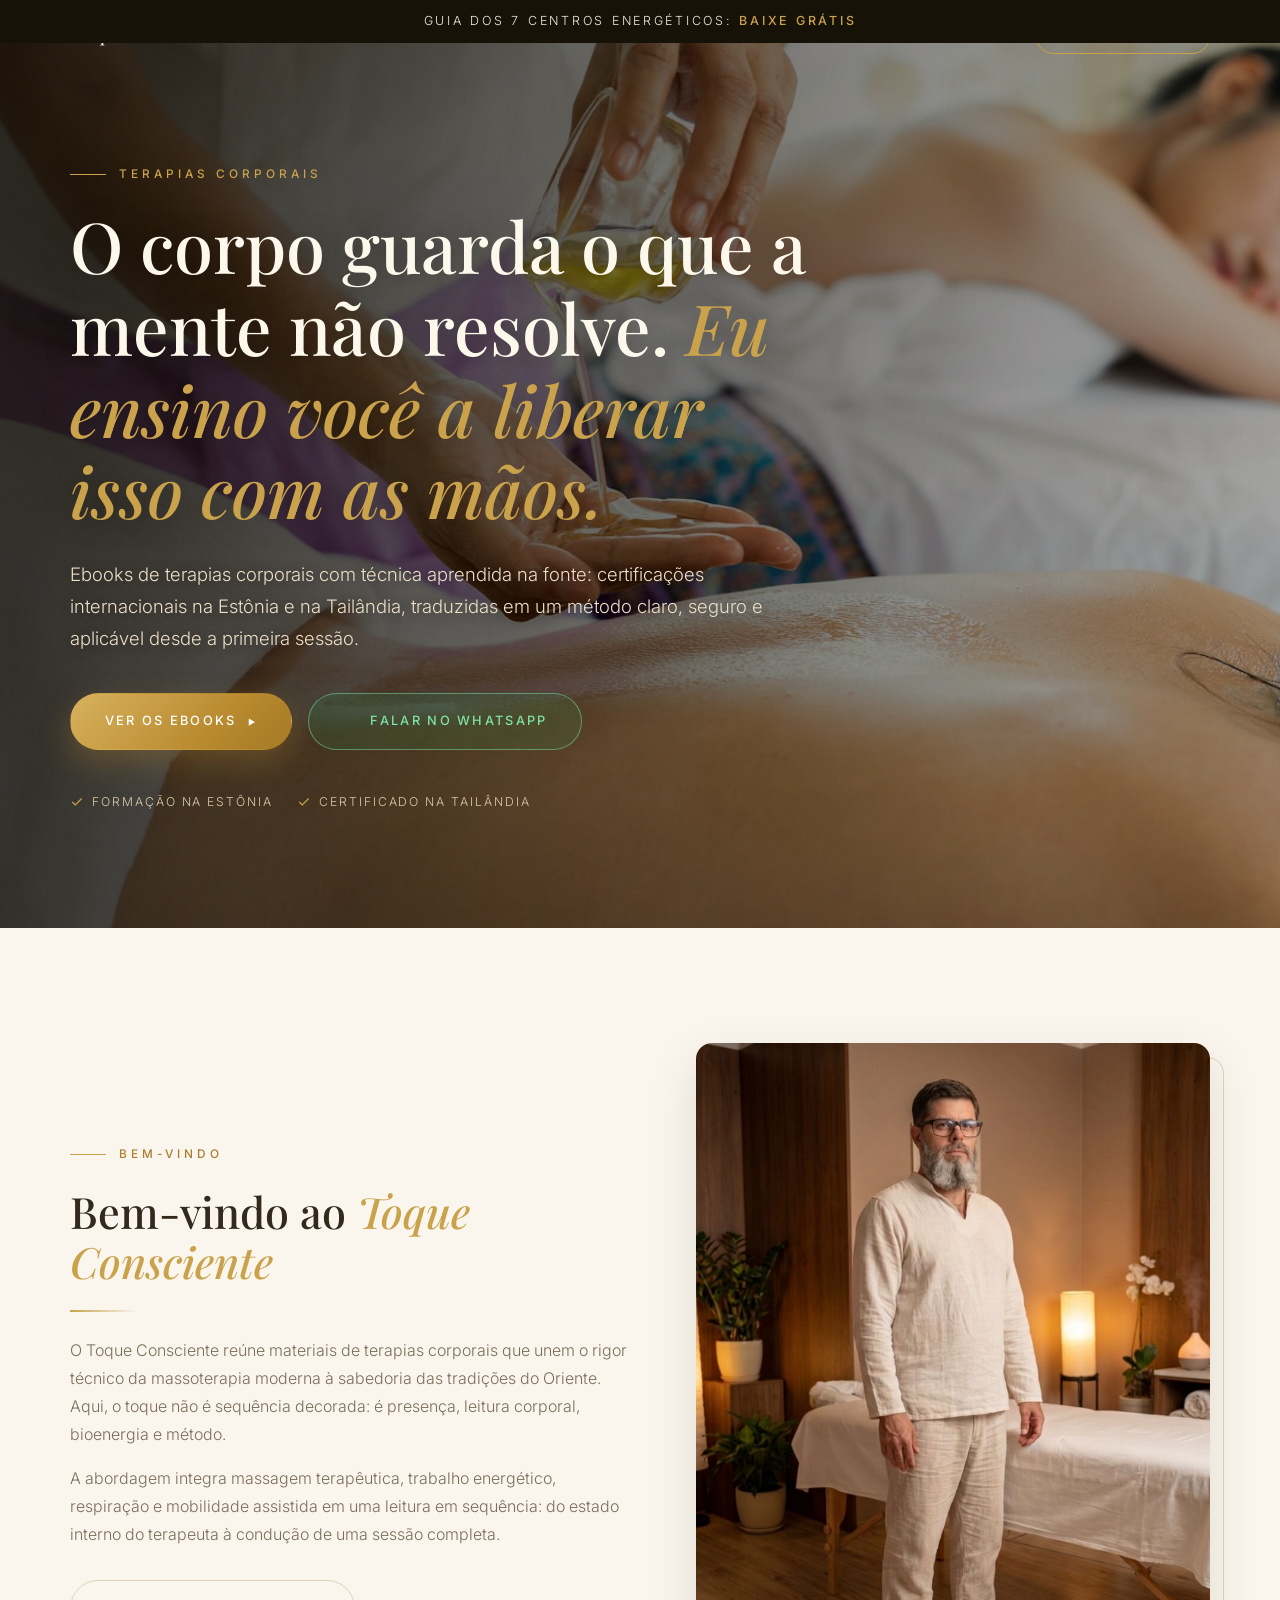
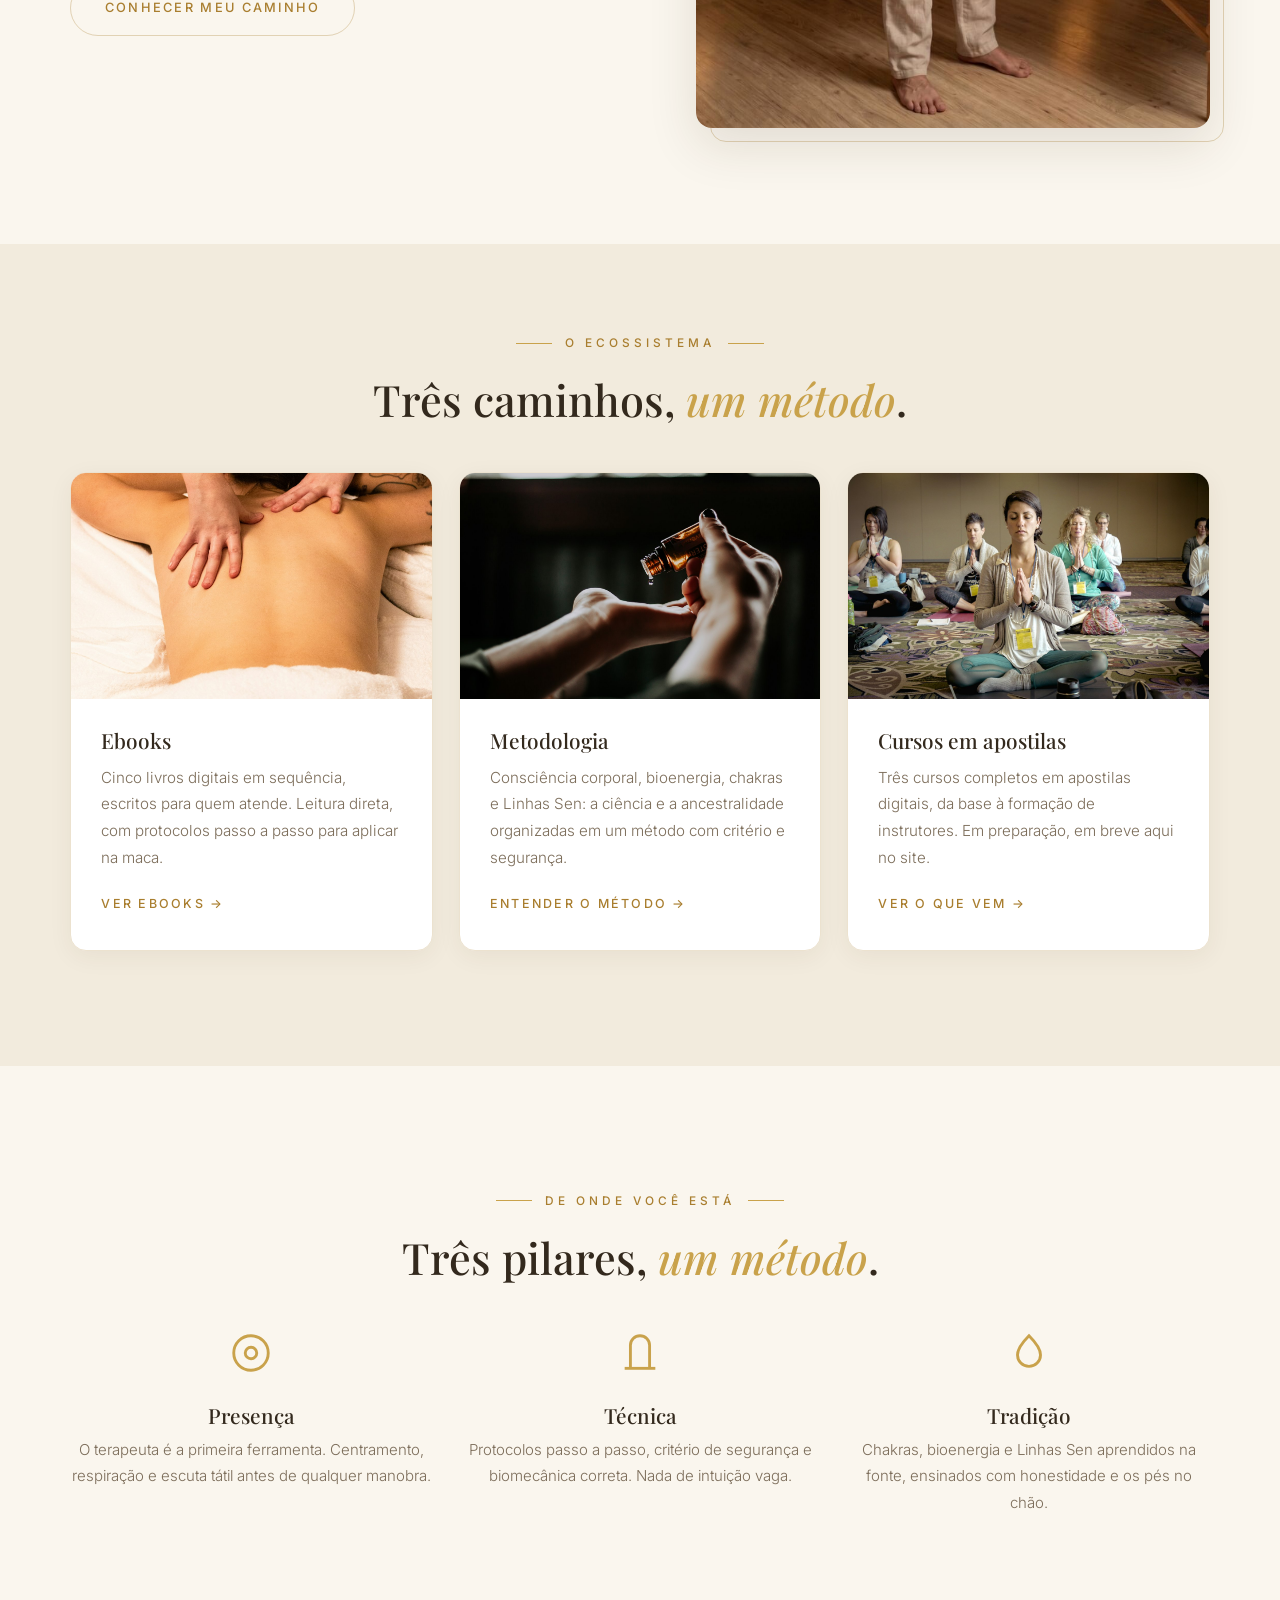
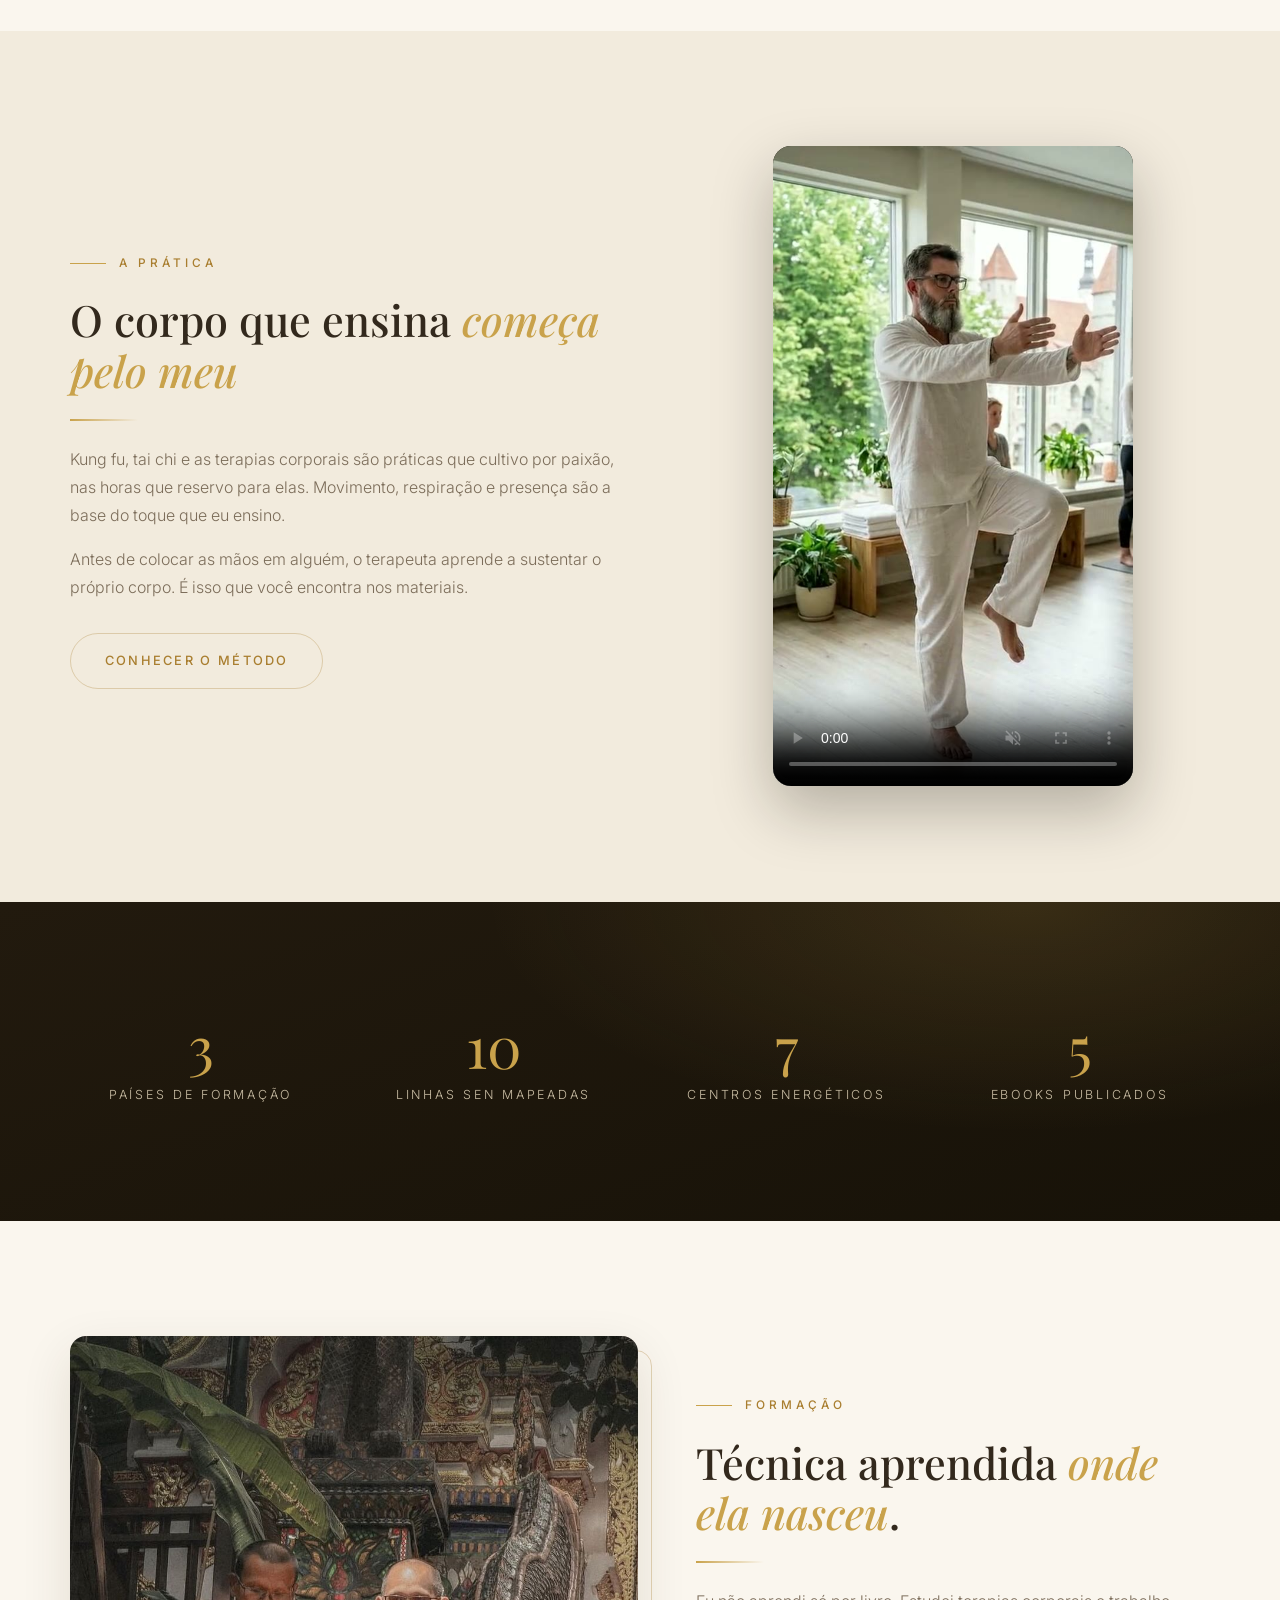
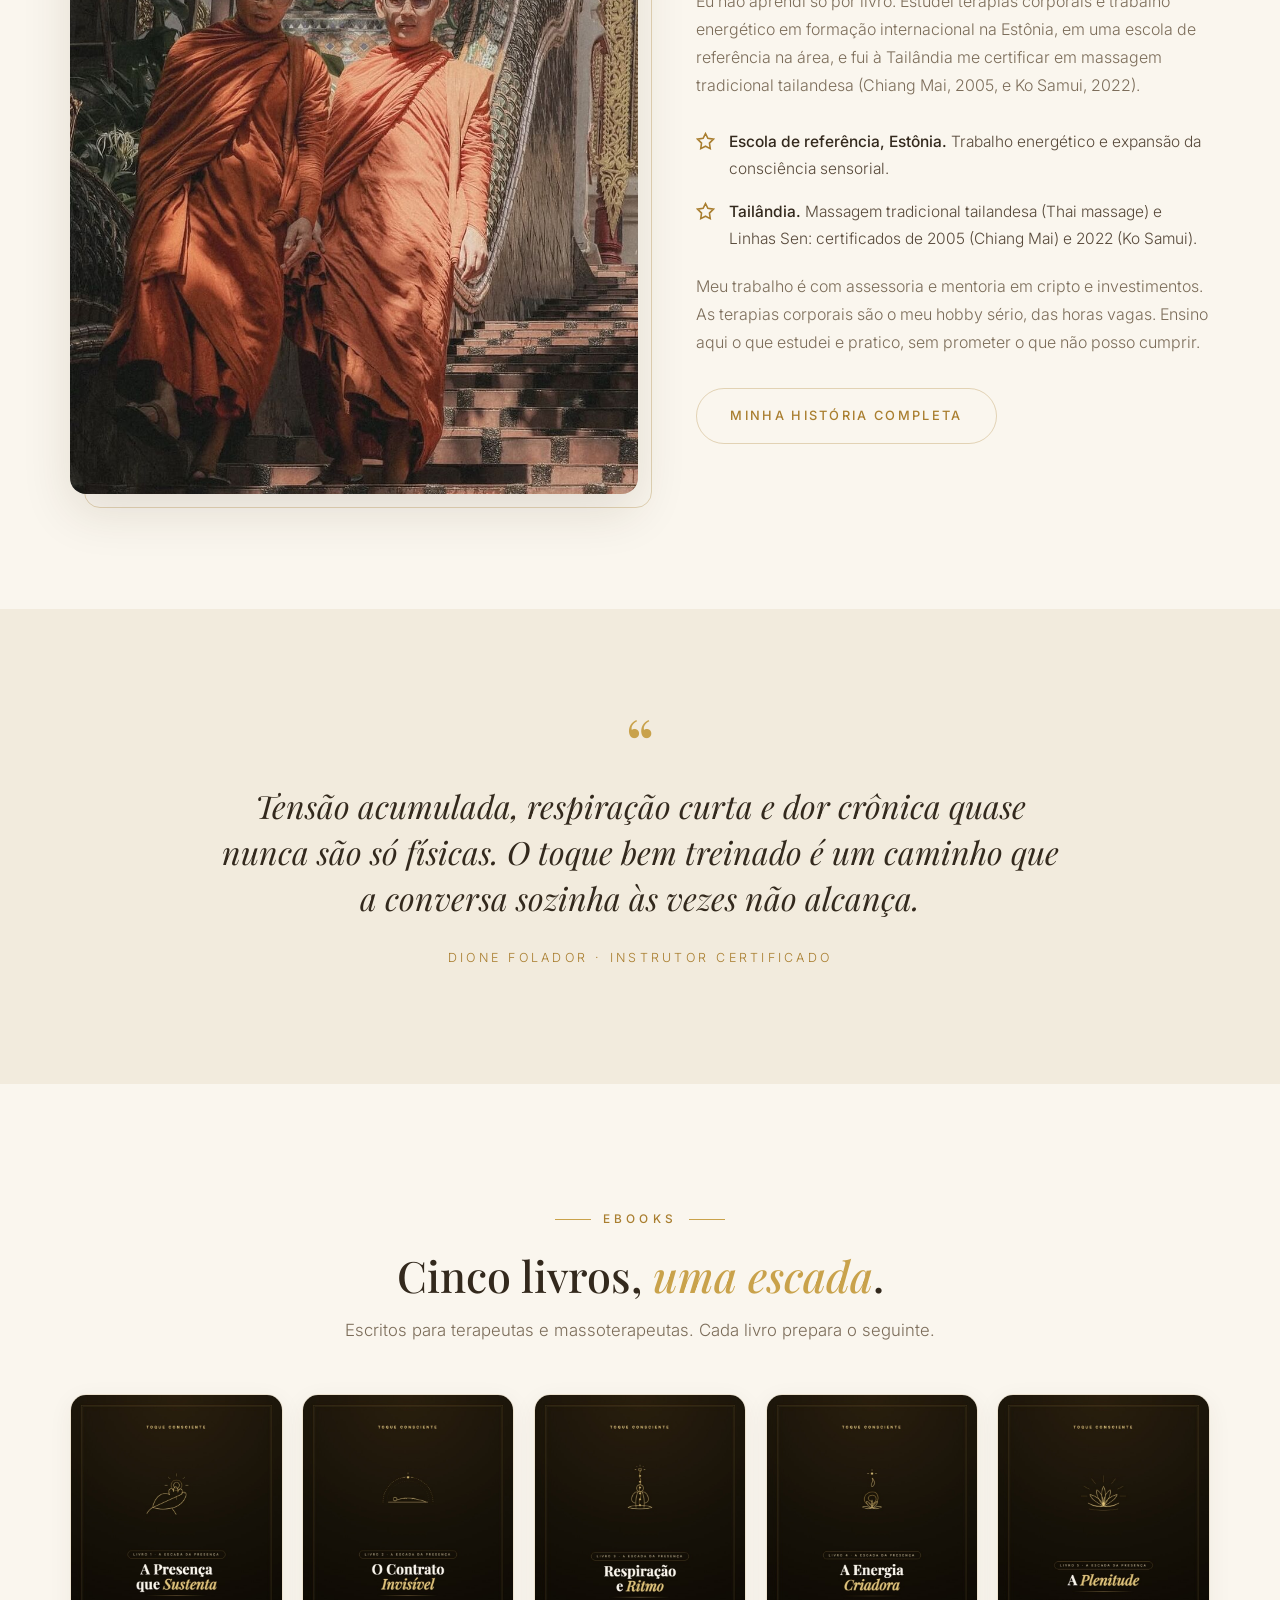
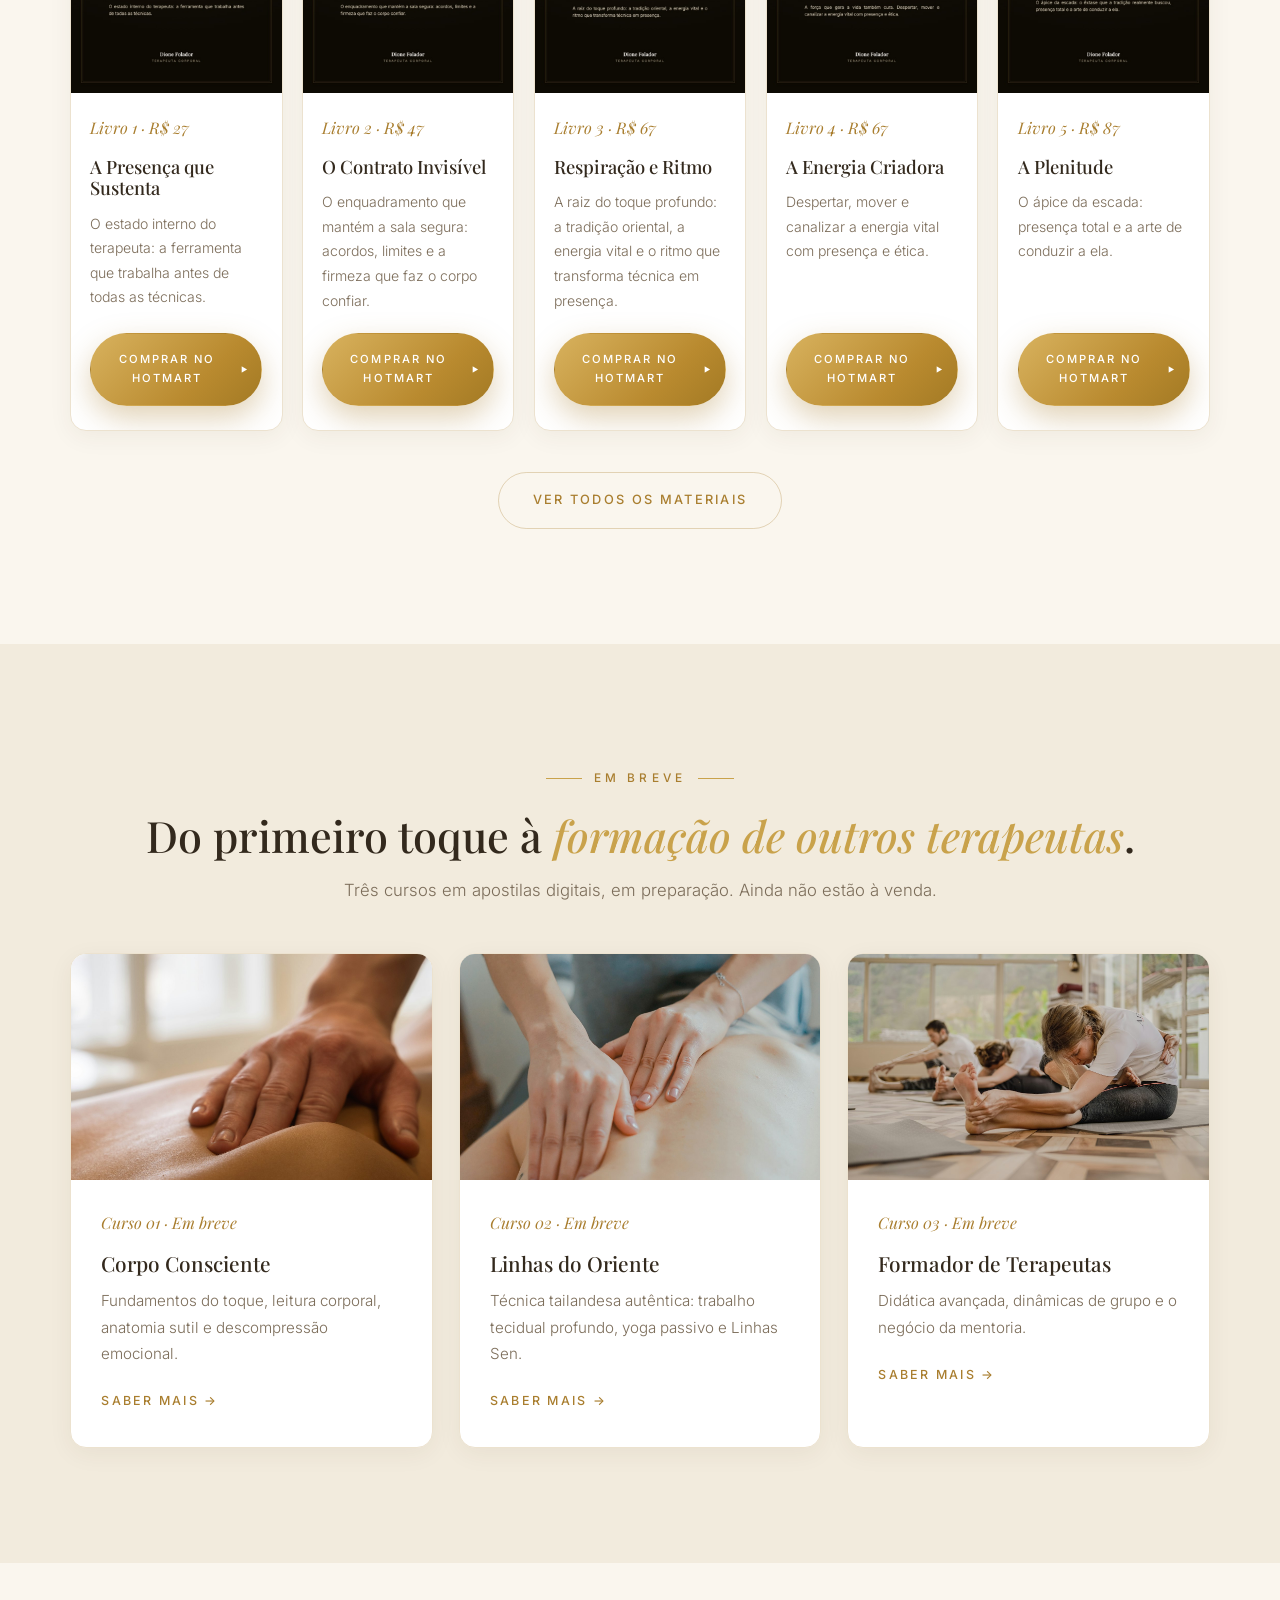
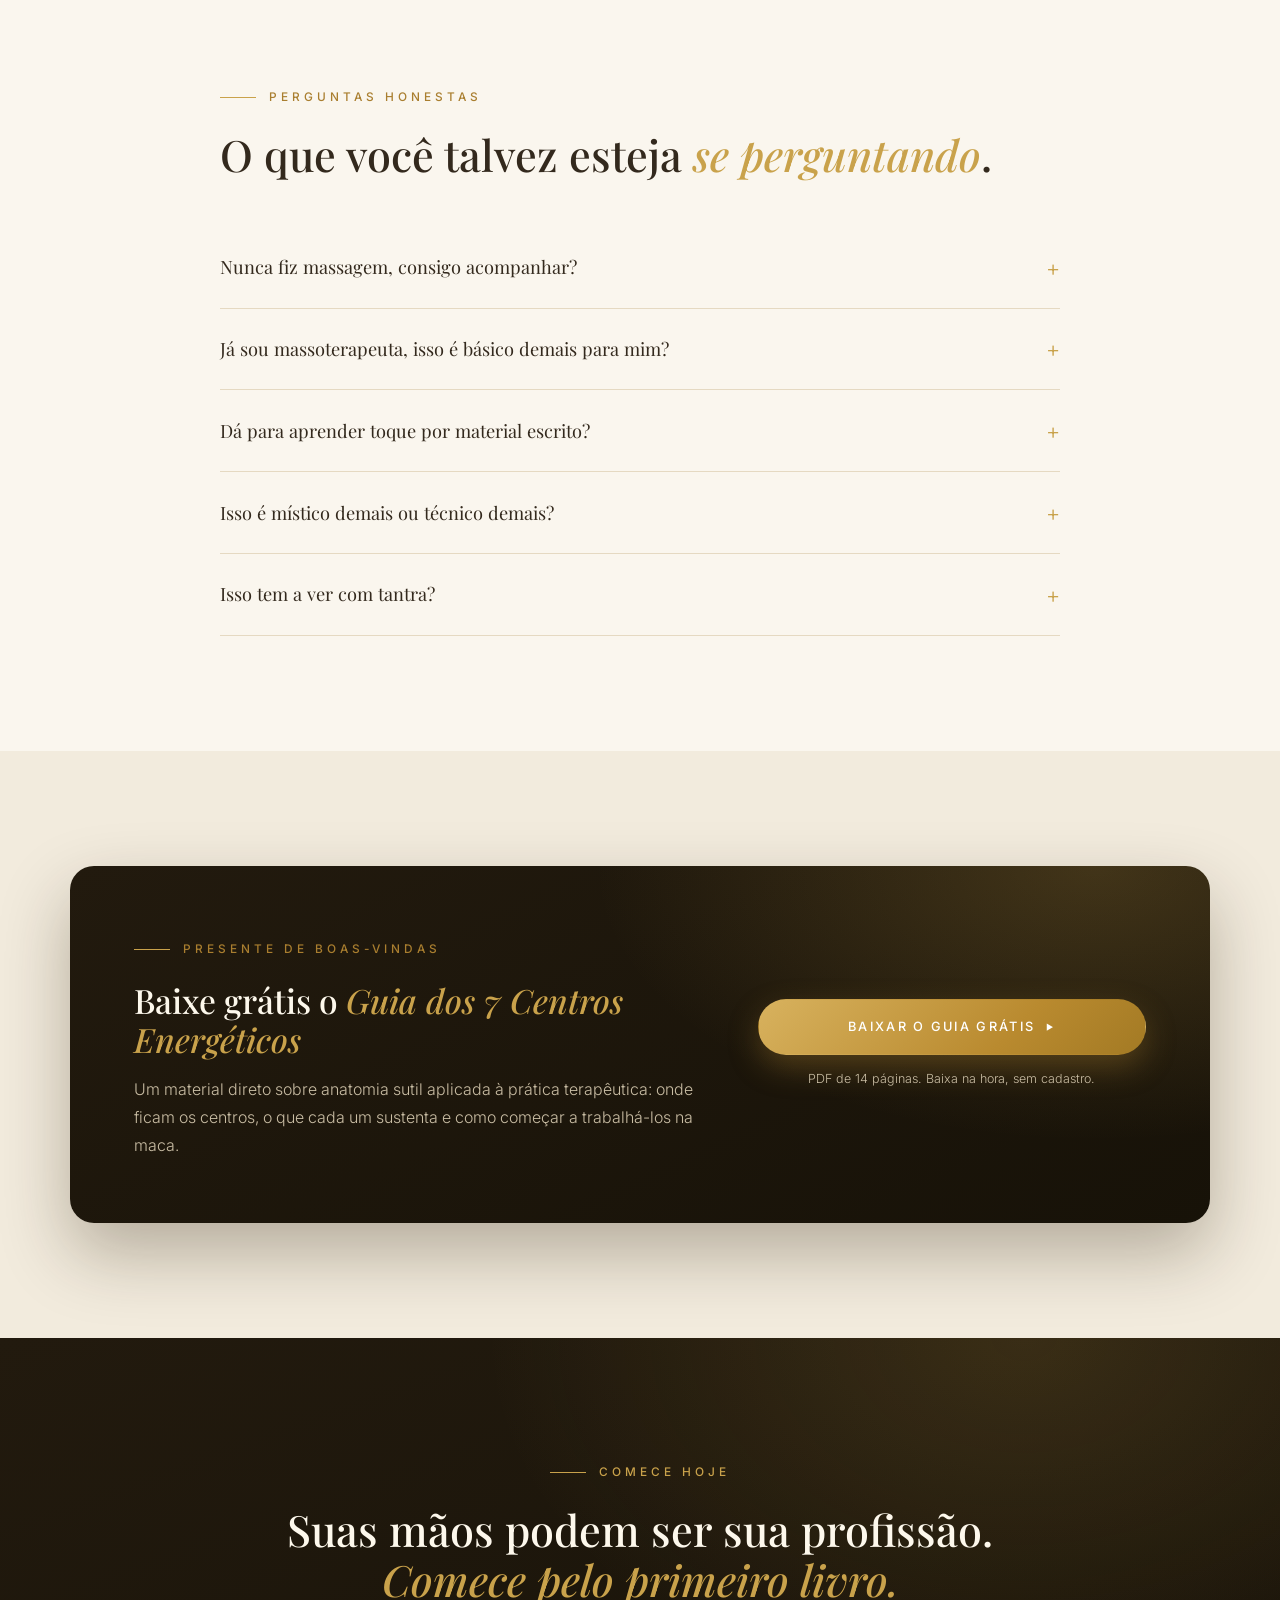
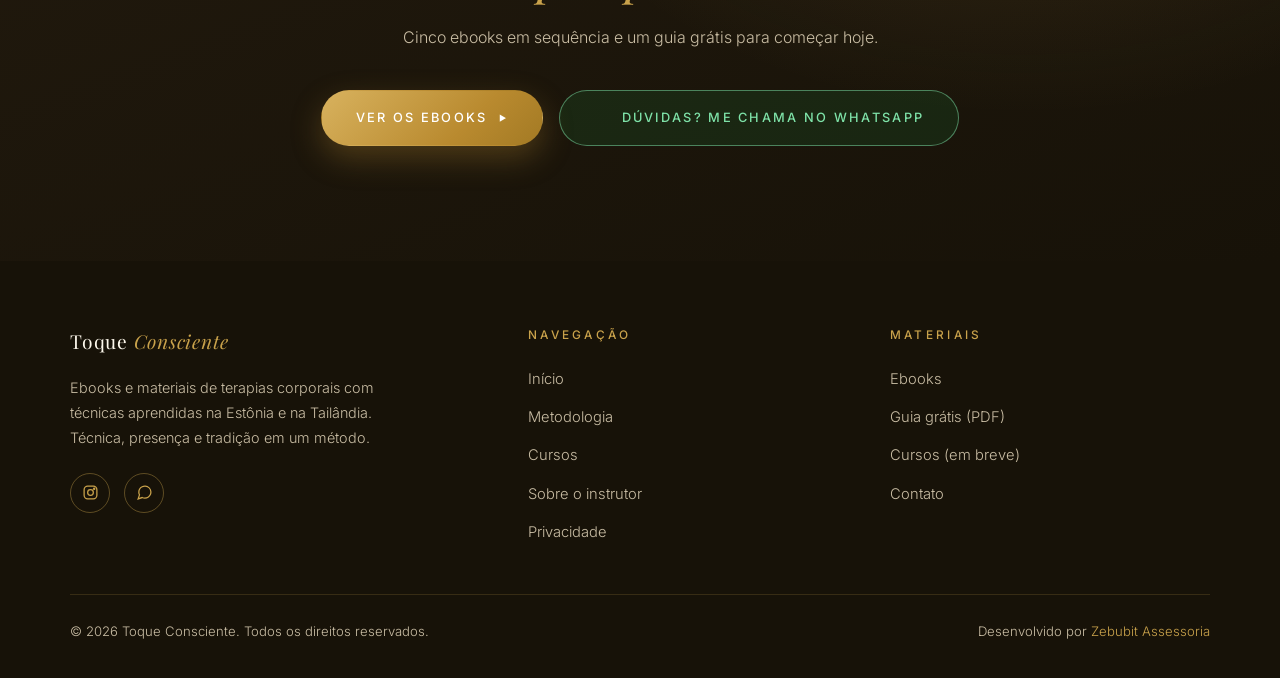
<file: index.html>
<!DOCTYPE html>
<html lang="pt-BR">
<head>
  <meta charset="UTF-8">
  <meta name="viewport" content="width=device-width, initial-scale=1.0">
  <title>Toque Consciente | Ebooks de Terapias Corporais</title>
  <meta name="description" content="Ebooks de terapias corporais para terapeutas e massoterapeutas: presença, enquadramento, respiração e trabalho energético. Técnica estudada na Estônia e na Tailândia. Baixe grátis o Guia dos 7 Centros Energéticos.">
  <link rel="canonical" href="https://toqueconsciente.com.br/">
  <meta property="og:type" content="website">
  <meta property="og:site_name" content="Toque Consciente">
  <meta property="og:title" content="Toque Consciente | Ebooks de Terapias Corporais">
  <meta property="og:description" content="Ebooks de terapias corporais para terapeutas e massoterapeutas: presença, enquadramento, respiração e trabalho energético. Técnica estudada na Estônia e na Tailândia. Baixe grátis o Guia dos 7 Centros Energéticos.">
  <meta property="og:url" content="https://toqueconsciente.com.br/">
  <meta property="og:image" content="https://toqueconsciente.com.br/img/og.jpg">
  <meta name="twitter:card" content="summary_large_image">
  <link rel="icon" href="favicon.svg" type="image/svg+xml">
  <meta name="theme-color" content="#171208">
  <link rel="stylesheet" href="css/style.css">
</head>
<body>

<div class="announce">Guia dos 7 Centros Energéticos: <a href="downloads/guia-7-centros-energeticos.pdf" download><strong>baixe grátis</strong></a></div>

<header class="nav">
  <div class="container nav-inner">
    <a href="./" class="brand">Toque <span>Consciente</span></a>
    <button class="hamburger" aria-label="Abrir menu"><span></span><span></span><span></span></button>
    <ul class="nav-links">
      <li><a href="./" class="active">Início</a></li>
      <li><a href="metodologia">Metodologia</a></li>
      <li><a href="ebooks">Ebooks</a></li>
      <li><a href="cursos">Cursos</a></li>
      <li><a href="sobre">Sobre</a></li>
      <li><a href="ebooks" class="nav-cta">Ver os ebooks</a></li>
    </ul>
  </div>
</header>

<!-- HERO -->
<section class="hero">
    <div class="hero-bg" style="background-image:url('img/apoio/1544161515-4ab6ce6db874.jpg')"></div>
  <div class="container">
    <div class="hero-content">
      <span class="eyebrow reveal">Terapias Corporais</span>
      <h1 class="reveal d1">O corpo guarda o que a mente não resolve. <em>Eu ensino você a liberar isso com as mãos.</em></h1>
      <p class="sub reveal d2">Ebooks de terapias corporais com técnica aprendida na fonte: certificações internacionais na Estônia e na Tailândia, traduzidas em um método claro, seguro e aplicável desde a primeira sessão.</p>
      <div class="cta-row reveal d3">
        <a href="ebooks" class="btn btn-gold">Ver os ebooks</a>
        <a href="https://wa.me/5534993421500?text=Ol%C3%A1!%20Vim%20pelo%20site%20Toque%20Consciente%20e%20quero%20saber%20mais." target="_blank" rel="noopener" class="btn btn-wa"><svg viewBox="0 0 24 24" fill="none" stroke-width="2"><path d="M21 11.5a8.38 8.38 0 0 1-.9 3.8 8.5 8.5 0 0 1-7.6 4.7 8.38 8.38 0 0 1-3.8-.9L3 21l1.9-5.7a8.38 8.38 0 0 1-.9-3.8 8.5 8.5 0 0 1 4.7-7.6 8.38 8.38 0 0 1 3.8-.9h.5a8.48 8.48 0 0 1 8 8v.5z"/></svg>Falar no WhatsApp</a>
      </div>
      <div class="hero-badges reveal d3">
        <span><svg viewBox="0 0 24 24" fill="none" stroke-width="2"><path d="M20 6L9 17l-5-5"/></svg>Formação na Estônia</span>
        <span><svg viewBox="0 0 24 24" fill="none" stroke-width="2"><path d="M20 6L9 17l-5-5"/></svg>Certificado na Tailândia</span>
      </div>
    </div>
  </div>
</section>

<!-- BOAS-VINDAS -->
<section>
  <div class="container split">
    <div class="reveal">
      <span class="eyebrow">Bem-vindo</span>
      <h2>Bem-vindo ao <em>Toque Consciente</em></h2>
      <hr class="gold-rule">
      <p style="color:var(--muted);">O Toque Consciente reúne materiais de terapias corporais que unem o rigor técnico da massoterapia moderna à sabedoria das tradições do Oriente. Aqui, o toque não é sequência decorada: é presença, leitura corporal, bioenergia e método.</p>
      <p style="color:var(--muted); margin-top:1rem;">A abordagem integra massagem terapêutica, trabalho energético, respiração e mobilidade assistida em uma leitura em sequência: do estado interno do terapeuta à condução de uma sessão completa.</p>
      <div class="cta-row" style="margin-top:2rem;">
        <a href="sobre" class="btn btn-ghost">Conhecer meu caminho</a>
      </div>
    </div>
    <div class="photo-frame reveal d1">
      <img class="photo portrait" src="img/tailandia/dione-maca.jpg" alt="Dione Folador na sala de atendimento, ao lado da maca" loading="lazy">
    </div>
  </div>
</section>

<!-- 3 CARDS COM FOTO (Academia / Sessões / Formação) -->
<section style="background:var(--surface); padding-top:5rem;">
  <div class="container">
    <div class="section-head center reveal">
      <span class="eyebrow">O ecossistema</span>
      <h2>Três caminhos, <em>um método</em>.</h2>
    </div>
    <div class="grid-3">
      <article class="card photo-card reveal">
        <img src="img/apoio/1639162906614-0603b0ae95fd.jpg" alt="Terapeuta aplicando massagem nas costas">
        <div class="pc-body">
          <h3>Ebooks</h3>
          <p>Cinco livros digitais em sequência, escritos para quem atende. Leitura direta, com protocolos passo a passo para aplicar na maca.</p>
          <a class="card-link" href="ebooks">Ver ebooks →</a>
        </div>
      </article>
      <article class="card photo-card reveal d1">
        <img src="img/apoio/1515377905703-c4788e51af15.jpg" alt="Óleo de massagem em frasco âmbar">
        <div class="pc-body">
          <h3>Metodologia</h3>
          <p>Consciência corporal, bioenergia, chakras e Linhas Sen: a ciência e a ancestralidade organizadas em um método com critério e segurança.</p>
          <a class="card-link" href="metodologia">Entender o método →</a>
        </div>
      </article>
      <article class="card photo-card reveal d2">
        <img src="img/apoio/1529693662653-9d480530a697.jpg" alt="Grupo em prática corporal guiada">
        <div class="pc-body">
          <h3>Cursos em apostilas</h3>
          <p>Três cursos completos em apostilas digitais, da base à formação de instrutores. Em preparação, em breve aqui no site.</p>
          <a class="card-link" href="cursos">Ver o que vem →</a>
        </div>
      </article>
    </div>
  </div>
</section>

<!-- PILARES -->
<section>
  <div class="container">
    <div class="section-head center reveal">
      <span class="eyebrow">De onde você está</span>
      <h2>Três pilares, <em>um método</em>.</h2>
    </div>
    <div class="grid-3 pillars">
      <div class="pillar reveal">
        <svg viewBox="0 0 24 24" fill="none" stroke-width="1.5"><circle cx="12" cy="12" r="9"/><circle cx="12" cy="12" r="3"/></svg>
        <h3>Presença</h3>
        <p>O terapeuta é a primeira ferramenta. Centramento, respiração e escuta tátil antes de qualquer manobra.</p>
      </div>
      <div class="pillar reveal d1">
        <svg viewBox="0 0 24 24" fill="none" stroke-width="1.5"><path d="M7 20V8a5 5 0 0 1 10 0v12"/><path d="M4 20h16"/></svg>
        <h3>Técnica</h3>
        <p>Protocolos passo a passo, critério de segurança e biomecânica correta. Nada de intuição vaga.</p>
      </div>
      <div class="pillar reveal d2">
        <svg viewBox="0 0 24 24" fill="none" stroke-width="1.5"><path d="M12 3c-4 4-6 7-6 10a6 6 0 0 0 12 0c0-3-2-6-6-10z"/></svg>
        <h3>Tradição</h3>
        <p>Chakras, bioenergia e Linhas Sen aprendidos na fonte, ensinados com honestidade e os pés no chão.</p>
      </div>
    </div>
  </div>
</section>

<!-- A PRÁTICA (vídeo de kung fu e tai chi) -->
<section style="background:var(--surface);">
  <div class="container split">
    <div class="reveal">
      <span class="eyebrow">A prática</span>
      <h2>O corpo que ensina <em>começa pelo meu</em></h2>
      <hr class="gold-rule">
      <p style="color:var(--muted);">Kung fu, tai chi e as terapias corporais são práticas que cultivo por paixão, nas horas que reservo para elas. Movimento, respiração e presença são a base do toque que eu ensino.</p>
      <p style="color:var(--muted); margin-top:1rem;">Antes de colocar as mãos em alguém, o terapeuta aprende a sustentar o próprio corpo. É isso que você encontra nos materiais.</p>
      <div class="cta-row" style="margin-top:2rem;">
        <a href="metodologia" class="btn btn-ghost">Conhecer o método</a>
      </div>
    </div>
    <div class="pratica-video reveal d1">
      <video id="videoPratica" muted loop playsinline preload="metadata" poster="media/pratica-montagem-capa.jpg" aria-label="Montagem de práticas: kung fu e tai chi, aulas em grupo, a turma e as cerimônias de formação">
        <source src="media/pratica-montagem.mp4" type="video/mp4">
      </video>
    </div>
  </div>
</section>

<style>
.pratica-video{width:min(100%,360px);justify-self:center;aspect-ratio:9/16;border-radius:18px;overflow:hidden;box-shadow:0 24px 60px rgba(23,18,8,.28);background:#171208;}
.pratica-video video{display:block;width:100%;height:100%;object-fit:cover;}
</style>
<script>
(function(){
  var v=document.getElementById('videoPratica'); if(!v) return;
  if(window.matchMedia('(prefers-reduced-motion: reduce)').matches){ v.controls=true; return; }
  if('IntersectionObserver' in window){
    new IntersectionObserver(function(es){ es.forEach(function(e){ if(e.isIntersecting){ var p=v.play(); if(p&&p.catch) p.catch(function(){ v.controls=true; }); } else { v.pause(); } }); },{threshold:.25}).observe(v);
  } else { v.play(); }
})();
</script>

<!-- FAIXA DE NÚMEROS -->
<section class="band-dark">
  <div class="container">
    <div class="stats reveal">
      <div class="stat"><div class="n">3</div><div class="l">Países de formação</div></div>
      <div class="stat"><div class="n">10</div><div class="l">Linhas Sen mapeadas</div></div>
      <div class="stat"><div class="n">7</div><div class="l">Centros energéticos</div></div>
      <div class="stat"><div class="n">5</div><div class="l">Ebooks publicados</div></div>
    </div>
  </div>
</section>

<!-- AUTORIDADE -->
<section>
  <div class="container split">
    <div class="photo-frame reveal">
      <img class="photo portrait" src="img/tailandia/monges-caminhando.jpg" alt="Monges budistas caminhando em um templo na Tailândia" loading="lazy">
    </div>
    <div class="reveal d1">
      <span class="eyebrow">Formação</span>
      <h2>Técnica aprendida <em>onde ela nasceu</em>.</h2>
      <hr class="gold-rule">
      <p style="color:var(--muted);">Eu não aprendi só por livro. Estudei terapias corporais e trabalho energético em formação internacional na Estônia, em uma escola de referência na área, e fui à Tailândia me certificar em massagem tradicional tailandesa (Chiang Mai, 2005, e Ko Samui, 2022).</p>
      <ul class="cred-list">
        <li><svg viewBox="0 0 24 24" fill="none" stroke-width="2"><path d="M12 2l3 6 7 1-5 5 1 7-6-3-6 3 1-7-5-5 7-1z"/></svg><span><strong>Escola de referência, Estônia.</strong> Trabalho energético e expansão da consciência sensorial.</span></li>
        <li><svg viewBox="0 0 24 24" fill="none" stroke-width="2"><path d="M12 2l3 6 7 1-5 5 1 7-6-3-6 3 1-7-5-5 7-1z"/></svg><span><strong>Tailândia.</strong> Massagem tradicional tailandesa (Thai massage) e Linhas Sen: certificados de 2005 (Chiang Mai) e 2022 (Ko Samui).</span></li>
      </ul>
      <p style="color:var(--muted); margin-top:1.2rem;">Meu trabalho é com assessoria e mentoria em cripto e investimentos. As terapias corporais são o meu hobby sério, das horas vagas. Ensino aqui o que estudei e pratico, sem prometer o que não posso cumprir.</p>
      <div class="cta-row" style="margin-top:2rem;">
        <a href="sobre" class="btn btn-ghost">Minha história completa</a>
      </div>
    </div>
  </div>
</section>

<!-- CITAÇÃO -->
<section style="background:var(--surface);">
  <div class="container">
    <figure class="quote reveal">
      <span class="q-mark">“</span>
      <blockquote>Tensão acumulada, respiração curta e dor crônica quase nunca são só físicas. O toque bem treinado é um caminho que a conversa sozinha às vezes não alcança.</blockquote>
      <figcaption>Dione Folador · Instrutor certificado</figcaption>
    </figure>
  </div>
</section>

<!-- EBOOKS -->
<section>
  <div class="container">
    <div class="section-head center reveal">
      <span class="eyebrow">Ebooks</span>
      <h2>Cinco livros, <em>uma escada</em>.</h2>
      <p class="lead">Escritos para terapeutas e massoterapeutas. Cada livro prepara o seguinte.</p>
    </div>
    <div class="ebook-grid">
      <article class="card ebook-card reveal">
        <a href="https://pay.hotmart.com/T107495771S" target="_blank" rel="noopener"><img src="img/ebooks/livro-1.jpg" alt="Capa do ebook A Presença que Sustenta" loading="lazy" width="636" height="900"></a>
        <div class="pc-body">
          <span class="num">Livro 1 · R$ 27</span>
          <h3>A Presença que Sustenta</h3>
          <p>O estado interno do terapeuta: a ferramenta que trabalha antes de todas as técnicas.</p>
          <a class="btn btn-gold" href="https://pay.hotmart.com/T107495771S" target="_blank" rel="noopener">Comprar no Hotmart</a>
        </div>
      </article>
      <article class="card ebook-card reveal">
        <a href="https://pay.hotmart.com/H107496016I" target="_blank" rel="noopener"><img src="img/ebooks/livro-2.jpg" alt="Capa do ebook O Contrato Invisível" loading="lazy" width="636" height="900"></a>
        <div class="pc-body">
          <span class="num">Livro 2 · R$ 47</span>
          <h3>O Contrato Invisível</h3>
          <p>O enquadramento que mantém a sala segura: acordos, limites e a firmeza que faz o corpo confiar.</p>
          <a class="btn btn-gold" href="https://pay.hotmart.com/H107496016I" target="_blank" rel="noopener">Comprar no Hotmart</a>
        </div>
      </article>
      <article class="card ebook-card reveal">
        <a href="https://pay.hotmart.com/S107496141J" target="_blank" rel="noopener"><img src="img/ebooks/livro-3.jpg" alt="Capa do ebook Respiração e Ritmo" loading="lazy" width="636" height="900"></a>
        <div class="pc-body">
          <span class="num">Livro 3 · R$ 67</span>
          <h3>Respiração e Ritmo</h3>
          <p>A raiz do toque profundo: a tradição oriental, a energia vital e o ritmo que transforma técnica em presença.</p>
          <a class="btn btn-gold" href="https://pay.hotmart.com/S107496141J" target="_blank" rel="noopener">Comprar no Hotmart</a>
        </div>
      </article>
      <article class="card ebook-card reveal">
        <a href="https://pay.hotmart.com/H107496213Y" target="_blank" rel="noopener"><img src="img/ebooks/livro-4.jpg" alt="Capa do ebook A Energia Criadora" loading="lazy" width="636" height="900"></a>
        <div class="pc-body">
          <span class="num">Livro 4 · R$ 67</span>
          <h3>A Energia Criadora</h3>
          <p>Despertar, mover e canalizar a energia vital com presença e ética.</p>
          <a class="btn btn-gold" href="https://pay.hotmart.com/H107496213Y" target="_blank" rel="noopener">Comprar no Hotmart</a>
        </div>
      </article>
      <article class="card ebook-card reveal">
        <a href="https://pay.hotmart.com/P107498707A" target="_blank" rel="noopener"><img src="img/ebooks/livro-5.jpg" alt="Capa do ebook A Plenitude" loading="lazy" width="636" height="900"></a>
        <div class="pc-body">
          <span class="num">Livro 5 · R$ 87</span>
          <h3>A Plenitude</h3>
          <p>O ápice da escada: presença total e a arte de conduzir a ela.</p>
          <a class="btn btn-gold" href="https://pay.hotmart.com/P107498707A" target="_blank" rel="noopener">Comprar no Hotmart</a>
        </div>
      </article>
    </div>
    <div class="cta-row" style="justify-content:center; margin-top:2.6rem;">
      <a href="ebooks" class="btn btn-ghost">Ver todos os materiais</a>
    </div>
  </div>
</section>

<!-- ESTEIRA DE CURSOS COM FOTOS -->
<section style="background:var(--surface);">
  <div class="container">
    <div class="section-head center reveal">
      <span class="eyebrow">Em breve</span>
      <h2>Do primeiro toque à <em>formação de outros terapeutas</em>.</h2>
      <p class="lead">Três cursos em apostilas digitais, em preparação. Ainda não estão à venda.</p>
    </div>
    <div class="grid-3">
      <article class="card photo-card reveal">
        <img src="img/apoio/1745327883508-b6cd32e5dde5.jpg" alt="Massagem terapêutica nas costas">
        <div class="pc-body">
          <span class="num">Curso 01 · Em breve</span>
          <h3>Corpo Consciente</h3>
          <p>Fundamentos do toque, leitura corporal, anatomia sutil e descompressão emocional.</p>
          <a class="card-link" href="cursos">Saber mais →</a>
        </div>
      </article>
      <article class="card photo-card reveal d1">
        <img src="img/apoio/1519823551278-64ac92734fb1.jpg" alt="Alongamento assistido de massagem tailandesa">
        <div class="pc-body">
          <span class="num">Curso 02 · Em breve</span>
          <h3>Linhas do Oriente</h3>
          <p>Técnica tailandesa autêntica: trabalho tecidual profundo, yoga passivo e Linhas Sen.</p>
          <a class="card-link" href="cursos">Saber mais →</a>
        </div>
      </article>
      <article class="card photo-card reveal d2">
        <img src="img/apoio/1683056255281-e52a141924f0.jpg" alt="Turma em formação prática">
        <div class="pc-body">
          <span class="num">Curso 03 · Em breve</span>
          <h3>Formador de Terapeutas</h3>
          <p>Didática avançada, dinâmicas de grupo e o negócio da mentoria.</p>
          <a class="card-link" href="cursos">Saber mais →</a>
        </div>
      </article>
    </div>
  </div>
</section>

<!-- OBJEÇÕES -->
<section>
  <div class="container" style="max-width:840px;">
    <div class="section-head reveal">
      <span class="eyebrow">Perguntas honestas</span>
      <h2>O que você talvez esteja <em>se perguntando</em>.</h2>
    </div>
    <div class="faq reveal">
      <details>
        <summary>Nunca fiz massagem, consigo acompanhar?</summary>
        <p>Os ebooks são escritos para quem já atende ou está em formação, mas começam pelo que vem antes de qualquer manobra: postura, pressão, ética e presença. Se você está chegando agora, comece pelo Guia dos 7 Centros, que é grátis, e pelo Livro 1.</p>
      </details>
      <details>
        <summary>Já sou massoterapeuta, isso é básico demais para mim?</summary>
        <p>Os livros não ensinam sequência de manobras. Eles tratam do que quase nenhum curso cobre: o estado do terapeuta, o enquadramento da sessão, a respiração e o ritmo. É o que separa aplicar técnica de sustentar uma sessão.</p>
      </details>
      <details>
        <summary>Dá para aprender toque por material escrito?</summary>
        <p>Leitura não substitui prática com supervisão, e eu não prometo isso. O que o material escrito entrega bem é o critério: o que observar, em que ordem fazer e o que nunca fazer. Os livros trazem protocolos passo a passo e ilustrações para você levar para a sua prática.</p>
      </details>
      <details>
        <summary>Isso é místico demais ou técnico demais?</summary>
        <p>Nem um, nem outro. A tradição descreve, a prática confirma, e eu ensino os dois lados com honestidade: o que é técnica manual mensurável e o que é a leitura energética da tradição.</p>
      </details>
      <details>
        <summary>Isso tem a ver com tantra?</summary>
        <p>Sim e não. Parte da minha formação vem da tradição tântrica, estudada na Estônia, e ela atravessa o método na forma de presença, respiração e trabalho energético. E não, não é sobre o que o senso comum imagina: tantra é uma tradição milenar de consciência através do corpo, e é com essa seriedade que ela aparece aqui. <a href="metodologia" style="font-weight:500;">Explico em detalhe na página de Metodologia</a>.</p>
      </details>
    </div>
  </div>
</section>

<!-- LEAD MAGNET -->
<section style="background:var(--surface);">
  <div class="container">
    <div class="lead-box reveal">
      <div>
        <span class="eyebrow">Presente de boas-vindas</span>
        <h2 style="font-size: clamp(1.5rem, 3vw, 2.1rem);">Baixe grátis o <em>Guia dos 7 Centros Energéticos</em></h2>
        <p style="margin-top: 1rem;">Um material direto sobre anatomia sutil aplicada à prática terapêutica: onde ficam os centros, o que cada um sustenta e como começar a trabalhá-los na maca.</p>
      </div>
      <div class="lead-form">
        <a class="btn btn-gold" href="downloads/guia-7-centros-energeticos.pdf" download style="width:100%;">Baixar o guia grátis</a>
        <p style="font-size:.78rem; color:var(--on-dark-muted); text-align:center;">PDF de 14 páginas. Baixa na hora, sem cadastro.</p>
      </div>
    </div>
  </div>
</section>

<!-- CTA FINAL -->
<section class="final-cta band-dark">
  <div class="container reveal">
    <span class="eyebrow" style="justify-content:center;">Comece hoje</span>
    <h2>Suas mãos podem ser sua profissão. <em>Comece pelo primeiro livro.</em></h2>
    <p>Cinco ebooks em sequência e um guia grátis para começar hoje.</p>
    <div class="cta-row">
      <a href="ebooks" class="btn btn-gold">Ver os ebooks</a>
      <a href="https://wa.me/5534993421500?text=Ol%C3%A1!%20Vim%20pelo%20site%20Toque%20Consciente%20e%20quero%20ajuda%20para%20escolher%20por%20onde%20come%C3%A7ar." target="_blank" rel="noopener" class="btn btn-wa"><svg viewBox="0 0 24 24" fill="none" stroke-width="2"><path d="M21 11.5a8.38 8.38 0 0 1-.9 3.8 8.5 8.5 0 0 1-7.6 4.7 8.38 8.38 0 0 1-3.8-.9L3 21l1.9-5.7a8.38 8.38 0 0 1-.9-3.8 8.5 8.5 0 0 1 4.7-7.6 8.38 8.38 0 0 1 3.8-.9h.5a8.48 8.48 0 0 1 8 8v.5z"/></svg>Dúvidas? Me chama no WhatsApp</a>
    </div>
  </div>
</section>

<footer>
  <div class="container">
    <div class="foot-grid">
      <div>
        <a href="./" class="brand">Toque <span>Consciente</span></a>
        <p class="foot-about">Ebooks e materiais de terapias corporais com técnicas aprendidas na Estônia e na Tailândia. Técnica, presença e tradição em um método.</p>
        <div class="foot-social">
          <!-- @ do instrutor -->
          <a href="https://www.instagram.com/dionefol" target="_blank" rel="noopener" aria-label="Instagram"><svg viewBox="0 0 24 24" fill="none" stroke-width="1.8"><rect x="3" y="3" width="18" height="18" rx="5"/><circle cx="12" cy="12" r="4"/><circle cx="17.2" cy="6.8" r=".8" fill="currentColor"/></svg></a>
          <a href="https://wa.me/5534993421500?text=Ol%C3%A1!%20Vim%20pelo%20site%20Toque%20Consciente." target="_blank" rel="noopener" aria-label="WhatsApp"><svg viewBox="0 0 24 24" fill="none" stroke-width="1.8"><path d="M21 11.5a8.38 8.38 0 0 1-.9 3.8 8.5 8.5 0 0 1-7.6 4.7 8.38 8.38 0 0 1-3.8-.9L3 21l1.9-5.7a8.38 8.38 0 0 1-.9-3.8 8.5 8.5 0 0 1 4.7-7.6 8.38 8.38 0 0 1 3.8-.9h.5a8.48 8.48 0 0 1 8 8v.5z"/></svg></a>
        </div>
      </div>
      <div class="foot-col">
        <h4>Navegação</h4>
        <ul>
          <li><a href="./">Início</a></li>
          <li><a href="metodologia">Metodologia</a></li>
          <li><a href="cursos">Cursos</a></li>
          <li><a href="sobre">Sobre o instrutor</a></li>
          <li><a href="privacidade">Privacidade</a></li>
        </ul>
      </div>
      <div class="foot-col">
        <h4>Materiais</h4>
        <ul>
          <li><a href="ebooks">Ebooks</a></li>
          <li><a href="downloads/guia-7-centros-energeticos.pdf" download>Guia grátis (PDF)</a></li>
          <li><a href="cursos">Cursos (em breve)</a></li>
          <li><a href="https://wa.me/5534993421500?text=Ol%C3%A1!%20Vim%20pelo%20site%20Toque%20Consciente." target="_blank" rel="noopener">Contato</a></li>
        </ul>
      </div>
    </div>
    <div class="foot-note">
      <span>© 2026 Toque Consciente. Todos os direitos reservados.</span>
      <span>Desenvolvido por <a href="https://zebubit.com.br" target="_blank" rel="noopener">Zebubit Assessoria</a></span>
    </div>
  </div>
</footer>

<script src="js/main.js"></script>
</body>
</html>
</file>
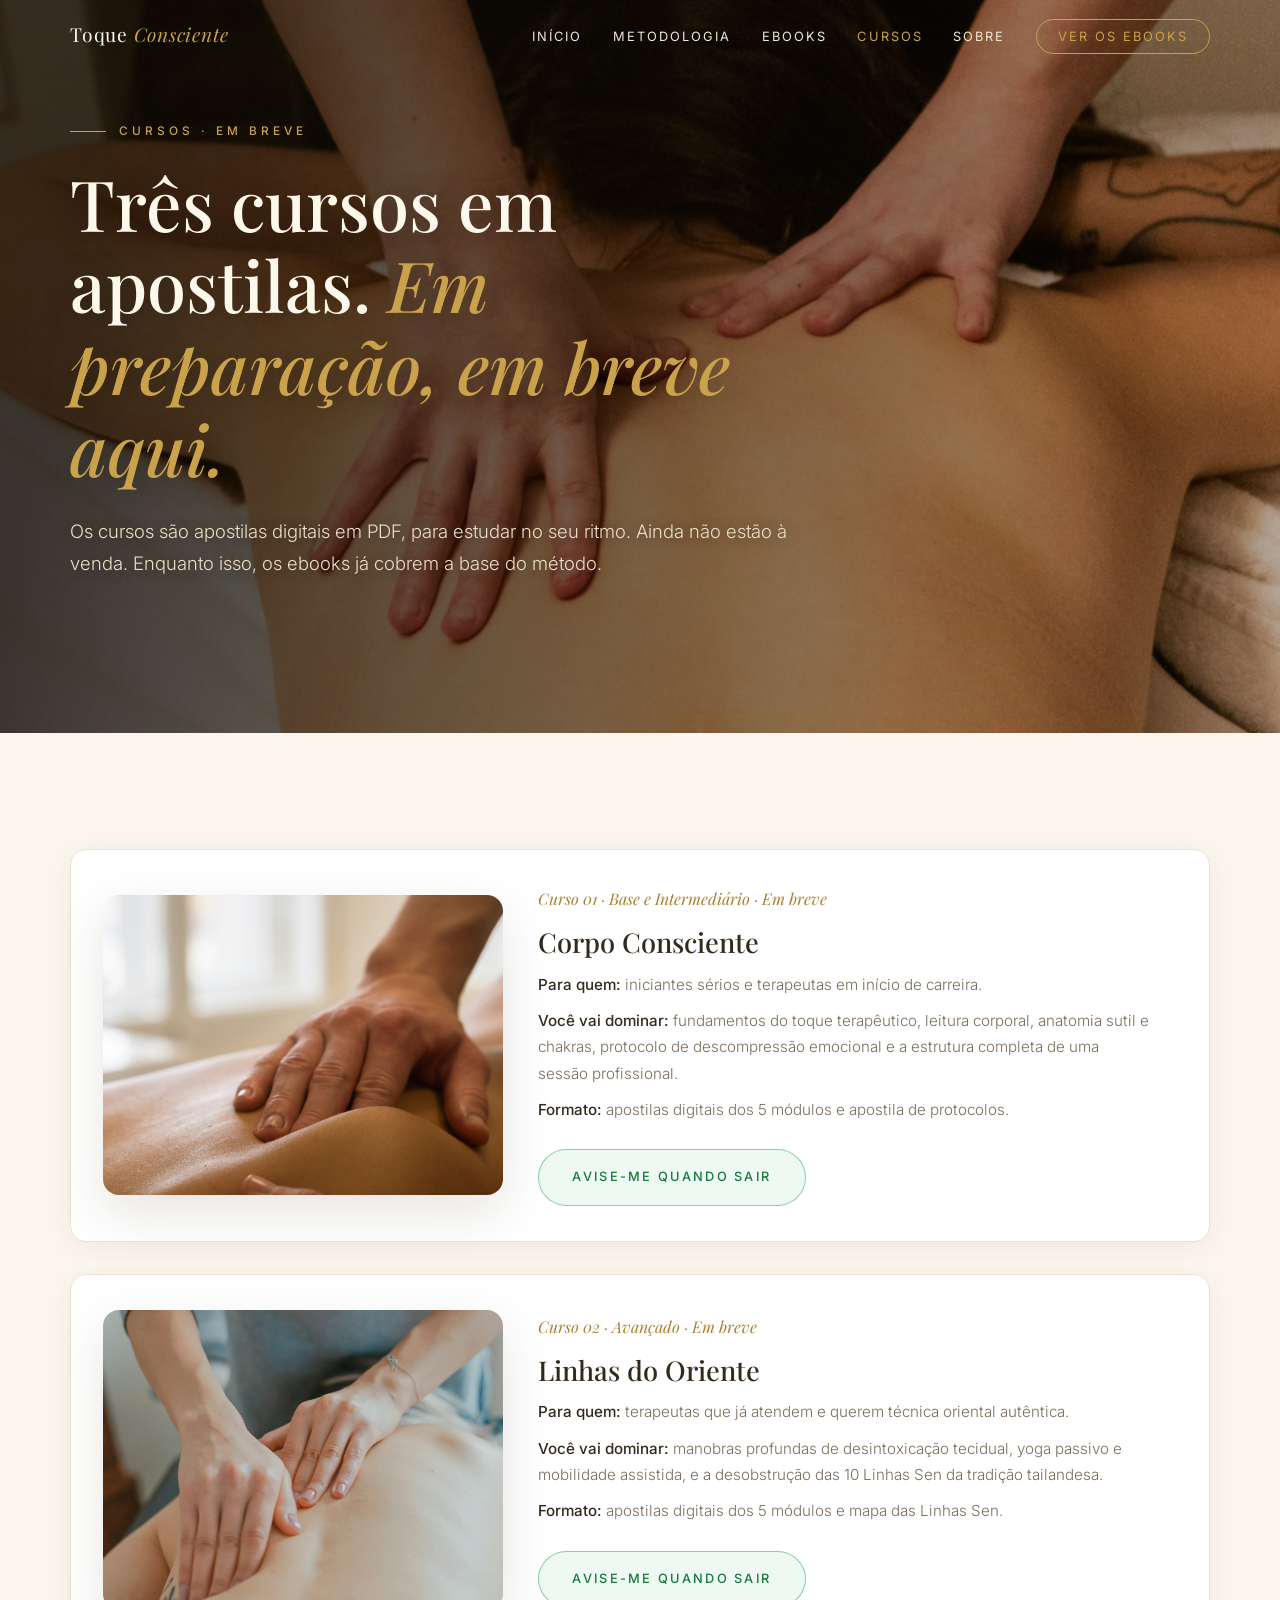
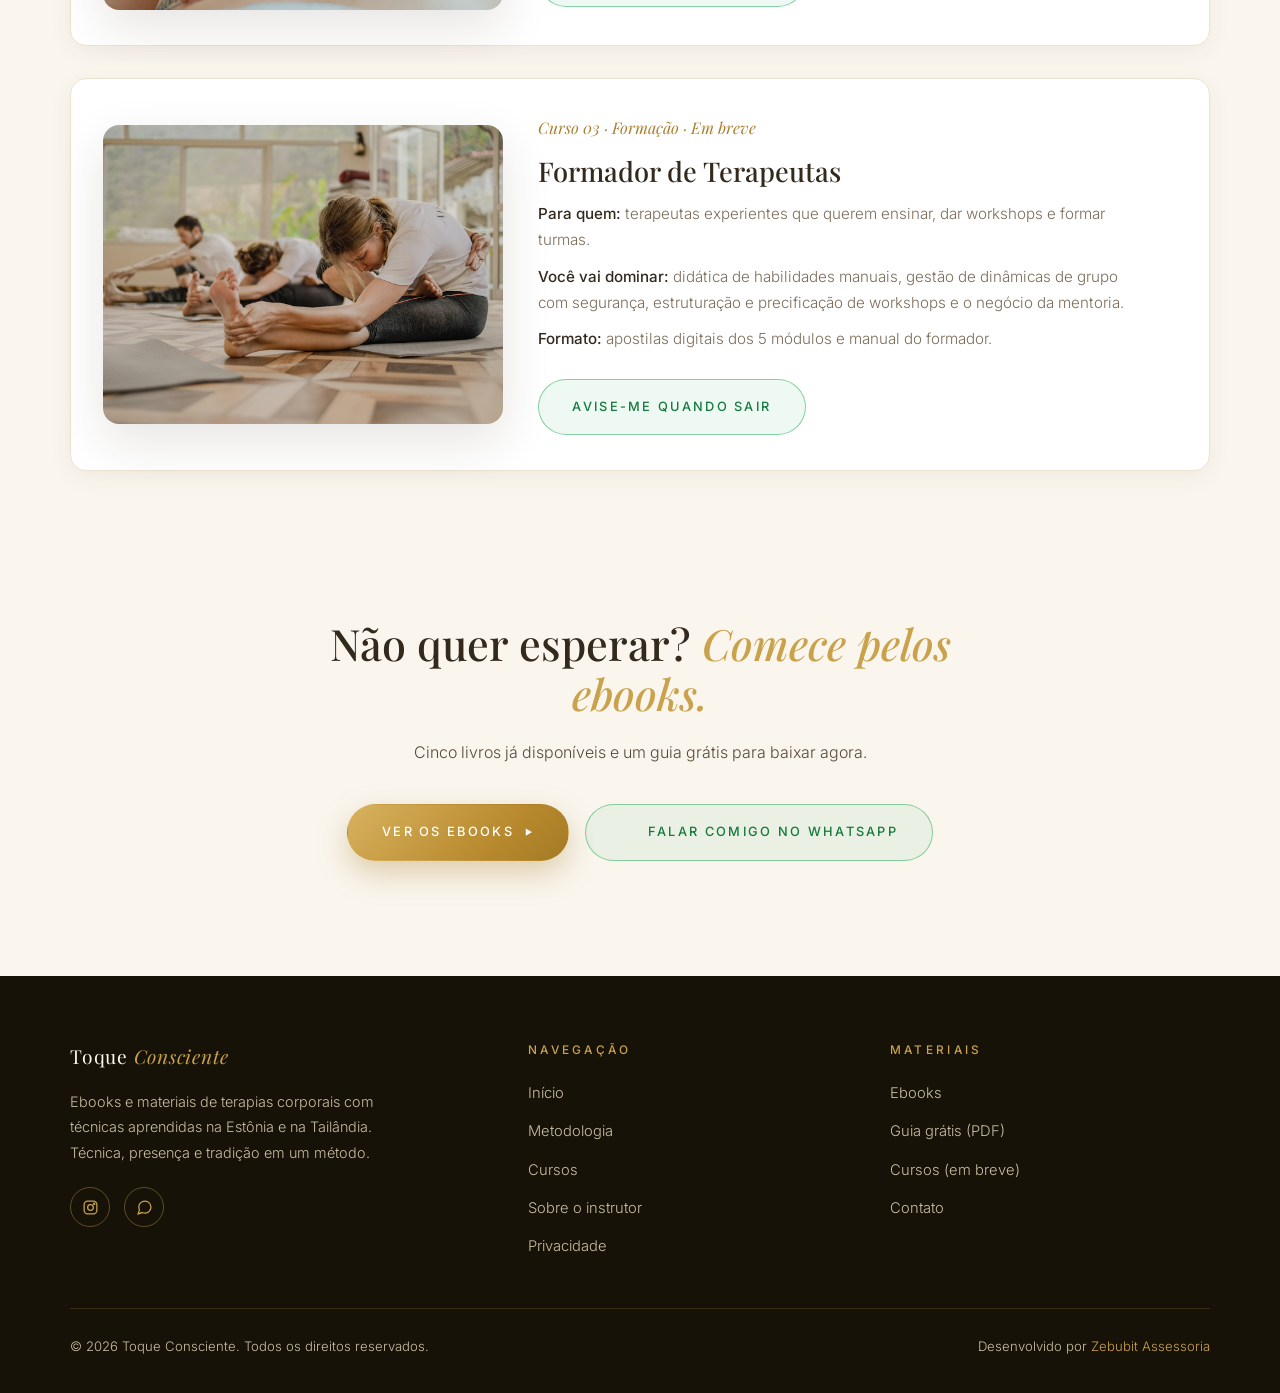
<file: cursos.html>
<!DOCTYPE html>
<html lang="pt-BR">
<head>
  <meta charset="UTF-8">
  <meta name="viewport" content="width=device-width, initial-scale=1.0">
  <title>Cursos em breve | Toque Consciente</title>
  <meta name="description" content="Os cursos Toque Consciente em apostilas digitais: Corpo Consciente, Linhas do Oriente e Formador de Terapeutas. Em preparação, em breve.">
  <link rel="canonical" href="https://toqueconsciente.com.br/cursos">
  <meta property="og:type" content="website">
  <meta property="og:site_name" content="Toque Consciente">
  <meta property="og:title" content="Cursos em breve | Toque Consciente">
  <meta property="og:description" content="Os cursos Toque Consciente em apostilas digitais: Corpo Consciente, Linhas do Oriente e Formador de Terapeutas. Em preparação, em breve.">
  <meta property="og:url" content="https://toqueconsciente.com.br/cursos">
  <meta property="og:image" content="https://toqueconsciente.com.br/img/og.jpg">
  <meta name="twitter:card" content="summary_large_image">
  <link rel="icon" href="favicon.svg" type="image/svg+xml">
  <meta name="theme-color" content="#171208">
  <link rel="stylesheet" href="css/style.css">
</head>
<body>

<header class="nav">
  <div class="container nav-inner">
    <a href="./" class="brand">Toque <span>Consciente</span></a>
    <button class="hamburger" aria-label="Abrir menu"><span></span><span></span><span></span></button>
    <ul class="nav-links">
      <li><a href="./">Início</a></li>
      <li><a href="metodologia">Metodologia</a></li>
      <li><a href="ebooks">Ebooks</a></li>
      <li><a href="cursos" class="active">Cursos</a></li>
      <li><a href="sobre">Sobre</a></li>
      <li><a href="ebooks" class="nav-cta">Ver os ebooks</a></li>
    </ul>
  </div>
</header>

<section class="hero page-hero">
  <div class="hero-bg" style="background-image:url('img/apoio/1639162906614-0603b0ae95fd.jpg')"></div>
  <div class="container">
    <div class="hero-content">
      <span class="eyebrow reveal">Cursos · Em breve</span>
      <h1 class="reveal d1">Três cursos em apostilas. <em>Em preparação, em breve aqui.</em></h1>
      <p class="sub reveal d2">Os cursos são apostilas digitais em PDF, para estudar no seu ritmo. Ainda não estão à venda. Enquanto isso, os ebooks já cobrem a base do método.</p>
    </div>
  </div>
</section>

<section>
  <div class="container" style="display:grid; gap:2rem;">

    <article class="card reveal" style="display:grid; grid-template-columns: 1fr 1.6fr; gap:2.2rem; align-items:center;">
      <div class="photo-frame"><img class="photo landscape" src="img/apoio/1745327883508-b6cd32e5dde5.jpg" alt="Massagem terapêutica nas costas"></div>
      <div>
        <span class="num">Curso 01 · Base e Intermediário · Em breve</span>
        <h3 style="font-size:1.7rem;">Corpo Consciente</h3>
        <p style="margin:.8rem 0 0;"><strong style="color:var(--cream); font-weight:500;">Para quem:</strong> iniciantes sérios e terapeutas em início de carreira.</p>
        <p style="margin:.6rem 0 0;"><strong style="color:var(--cream); font-weight:500;">Você vai dominar:</strong> fundamentos do toque terapêutico, leitura corporal, anatomia sutil e chakras, protocolo de descompressão emocional e a estrutura completa de uma sessão profissional.</p>
        <p style="margin:.6rem 0 0;"><strong style="color:var(--cream); font-weight:500;">Formato:</strong> apostilas digitais dos 5 módulos e apostila de protocolos.</p>
        <div class="cta-row" style="margin-top:1.6rem;">
          <a href="https://wa.me/5534993421500?text=Ol%C3%A1!%20Vim%20pelo%20site%20Toque%20Consciente%20e%20quero%20ser%20avisado%20quando%20o%20curso%20Corpo%20Consciente%20sair." target="_blank" rel="noopener" class="btn btn-wa">Avise-me quando sair</a>
        </div>
      </div>
    </article>

    <article class="card reveal" style="display:grid; grid-template-columns: 1fr 1.6fr; gap:2.2rem; align-items:center;">
      <div class="photo-frame"><img class="photo landscape" src="img/apoio/1519823551278-64ac92734fb1.jpg" alt="Alongamento assistido de massagem tailandesa"></div>
      <div>
        <span class="num">Curso 02 · Avançado · Em breve</span>
        <h3 style="font-size:1.7rem;">Linhas do Oriente</h3>
        <p style="margin:.8rem 0 0;"><strong style="color:var(--cream); font-weight:500;">Para quem:</strong> terapeutas que já atendem e querem técnica oriental autêntica.</p>
        <p style="margin:.6rem 0 0;"><strong style="color:var(--cream); font-weight:500;">Você vai dominar:</strong> manobras profundas de desintoxicação tecidual, yoga passivo e mobilidade assistida, e a desobstrução das 10 Linhas Sen da tradição tailandesa.</p>
        <p style="margin:.6rem 0 0;"><strong style="color:var(--cream); font-weight:500;">Formato:</strong> apostilas digitais dos 5 módulos e mapa das Linhas Sen.</p>
        <div class="cta-row" style="margin-top:1.6rem;">
          <a href="https://wa.me/5534993421500?text=Ol%C3%A1!%20Vim%20pelo%20site%20Toque%20Consciente%20e%20quero%20ser%20avisado%20quando%20o%20curso%20Linhas%20do%20Oriente%20sair." target="_blank" rel="noopener" class="btn btn-wa">Avise-me quando sair</a>
        </div>
      </div>
    </article>

    <article class="card reveal" style="display:grid; grid-template-columns: 1fr 1.6fr; gap:2.2rem; align-items:center;">
      <div class="photo-frame"><img class="photo landscape" src="img/apoio/1683056255281-e52a141924f0.jpg" alt="Turma em formação prática"></div>
      <div>
        <span class="num">Curso 03 · Formação · Em breve</span>
        <h3 style="font-size:1.7rem;">Formador de Terapeutas</h3>
        <p style="margin:.8rem 0 0;"><strong style="color:var(--cream); font-weight:500;">Para quem:</strong> terapeutas experientes que querem ensinar, dar workshops e formar turmas.</p>
        <p style="margin:.6rem 0 0;"><strong style="color:var(--cream); font-weight:500;">Você vai dominar:</strong> didática de habilidades manuais, gestão de dinâmicas de grupo com segurança, estruturação e precificação de workshops e o negócio da mentoria.</p>
        <p style="margin:.6rem 0 0;"><strong style="color:var(--cream); font-weight:500;">Formato:</strong> apostilas digitais dos 5 módulos e manual do formador.</p>
        <div class="cta-row" style="margin-top:1.6rem;">
          <a href="https://wa.me/5534993421500?text=Ol%C3%A1!%20Vim%20pelo%20site%20Toque%20Consciente%20e%20quero%20ser%20avisado%20quando%20o%20curso%20Formador%20de%20Terapeutas%20sair." target="_blank" rel="noopener" class="btn btn-wa">Avise-me quando sair</a>
        </div>
      </div>
    </article>

  </div>
</section>

<section class="final-cta" style="padding-top: 2rem;">
  <div class="container reveal">
    <h2>Não quer esperar? <em>Comece pelos ebooks.</em></h2>
    <p>Cinco livros já disponíveis e um guia grátis para baixar agora.</p>
    <div class="cta-row">
      <a href="ebooks" class="btn btn-gold">Ver os ebooks</a>
      <a href="https://wa.me/5534993421500?text=Ol%C3%A1!%20Vim%20pelo%20site%20Toque%20Consciente%20e%20quero%20saber%20mais." target="_blank" rel="noopener" class="btn btn-wa"><svg viewBox="0 0 24 24" fill="none" stroke-width="2"><path d="M21 11.5a8.38 8.38 0 0 1-.9 3.8 8.5 8.5 0 0 1-7.6 4.7 8.38 8.38 0 0 1-3.8-.9L3 21l1.9-5.7a8.38 8.38 0 0 1-.9-3.8 8.5 8.5 0 0 1 4.7-7.6 8.38 8.38 0 0 1 3.8-.9h.5a8.48 8.48 0 0 1 8 8v.5z"/></svg>Falar comigo no WhatsApp</a>
    </div>
  </div>
</section>

<footer>
  <div class="container">
    <div class="foot-grid">
      <div>
        <a href="./" class="brand">Toque <span>Consciente</span></a>
        <p class="foot-about">Ebooks e materiais de terapias corporais com técnicas aprendidas na Estônia e na Tailândia. Técnica, presença e tradição em um método.</p>
        <div class="foot-social">
          <a href="https://www.instagram.com/dionefol" target="_blank" rel="noopener" aria-label="Instagram"><svg viewBox="0 0 24 24" fill="none" stroke-width="1.8"><rect x="3" y="3" width="18" height="18" rx="5"/><circle cx="12" cy="12" r="4"/><circle cx="17.2" cy="6.8" r=".8" fill="currentColor"/></svg></a>
          <a href="https://wa.me/5534993421500?text=Ol%C3%A1!%20Vim%20pelo%20site%20Toque%20Consciente." target="_blank" rel="noopener" aria-label="WhatsApp"><svg viewBox="0 0 24 24" fill="none" stroke-width="1.8"><path d="M21 11.5a8.38 8.38 0 0 1-.9 3.8 8.5 8.5 0 0 1-7.6 4.7 8.38 8.38 0 0 1-3.8-.9L3 21l1.9-5.7a8.38 8.38 0 0 1-.9-3.8 8.5 8.5 0 0 1 4.7-7.6 8.38 8.38 0 0 1 3.8-.9h.5a8.48 8.48 0 0 1 8 8v.5z"/></svg></a>
        </div>
      </div>
      <div class="foot-col">
        <h4>Navegação</h4>
        <ul>
          <li><a href="./">Início</a></li>
          <li><a href="metodologia">Metodologia</a></li>
          <li><a href="cursos">Cursos</a></li>
          <li><a href="sobre">Sobre o instrutor</a></li>
          <li><a href="privacidade">Privacidade</a></li>
        </ul>
      </div>
      <div class="foot-col">
        <h4>Materiais</h4>
        <ul>
          <li><a href="ebooks">Ebooks</a></li>
          <li><a href="downloads/guia-7-centros-energeticos.pdf" download>Guia grátis (PDF)</a></li>
          <li><a href="cursos">Cursos (em breve)</a></li>
          <li><a href="https://wa.me/5534993421500?text=Ol%C3%A1!%20Vim%20pelo%20site%20Toque%20Consciente." target="_blank" rel="noopener">Contato</a></li>
        </ul>
      </div>
    </div>
    <div class="foot-note">
      <span>© 2026 Toque Consciente. Todos os direitos reservados.</span>
      <span>Desenvolvido por <a href="https://zebubit.com.br" target="_blank" rel="noopener">Zebubit Assessoria</a></span>
    </div>
  </div>
</footer>

<style>
  @media (max-width: 1023px) {
    .card[style*="grid-template-columns"] { display: block !important; }
    .card .img-ph { margin-bottom: 1.6rem; }
  }
</style>
<script src="js/main.js"></script>
</body>
</html>
</file>
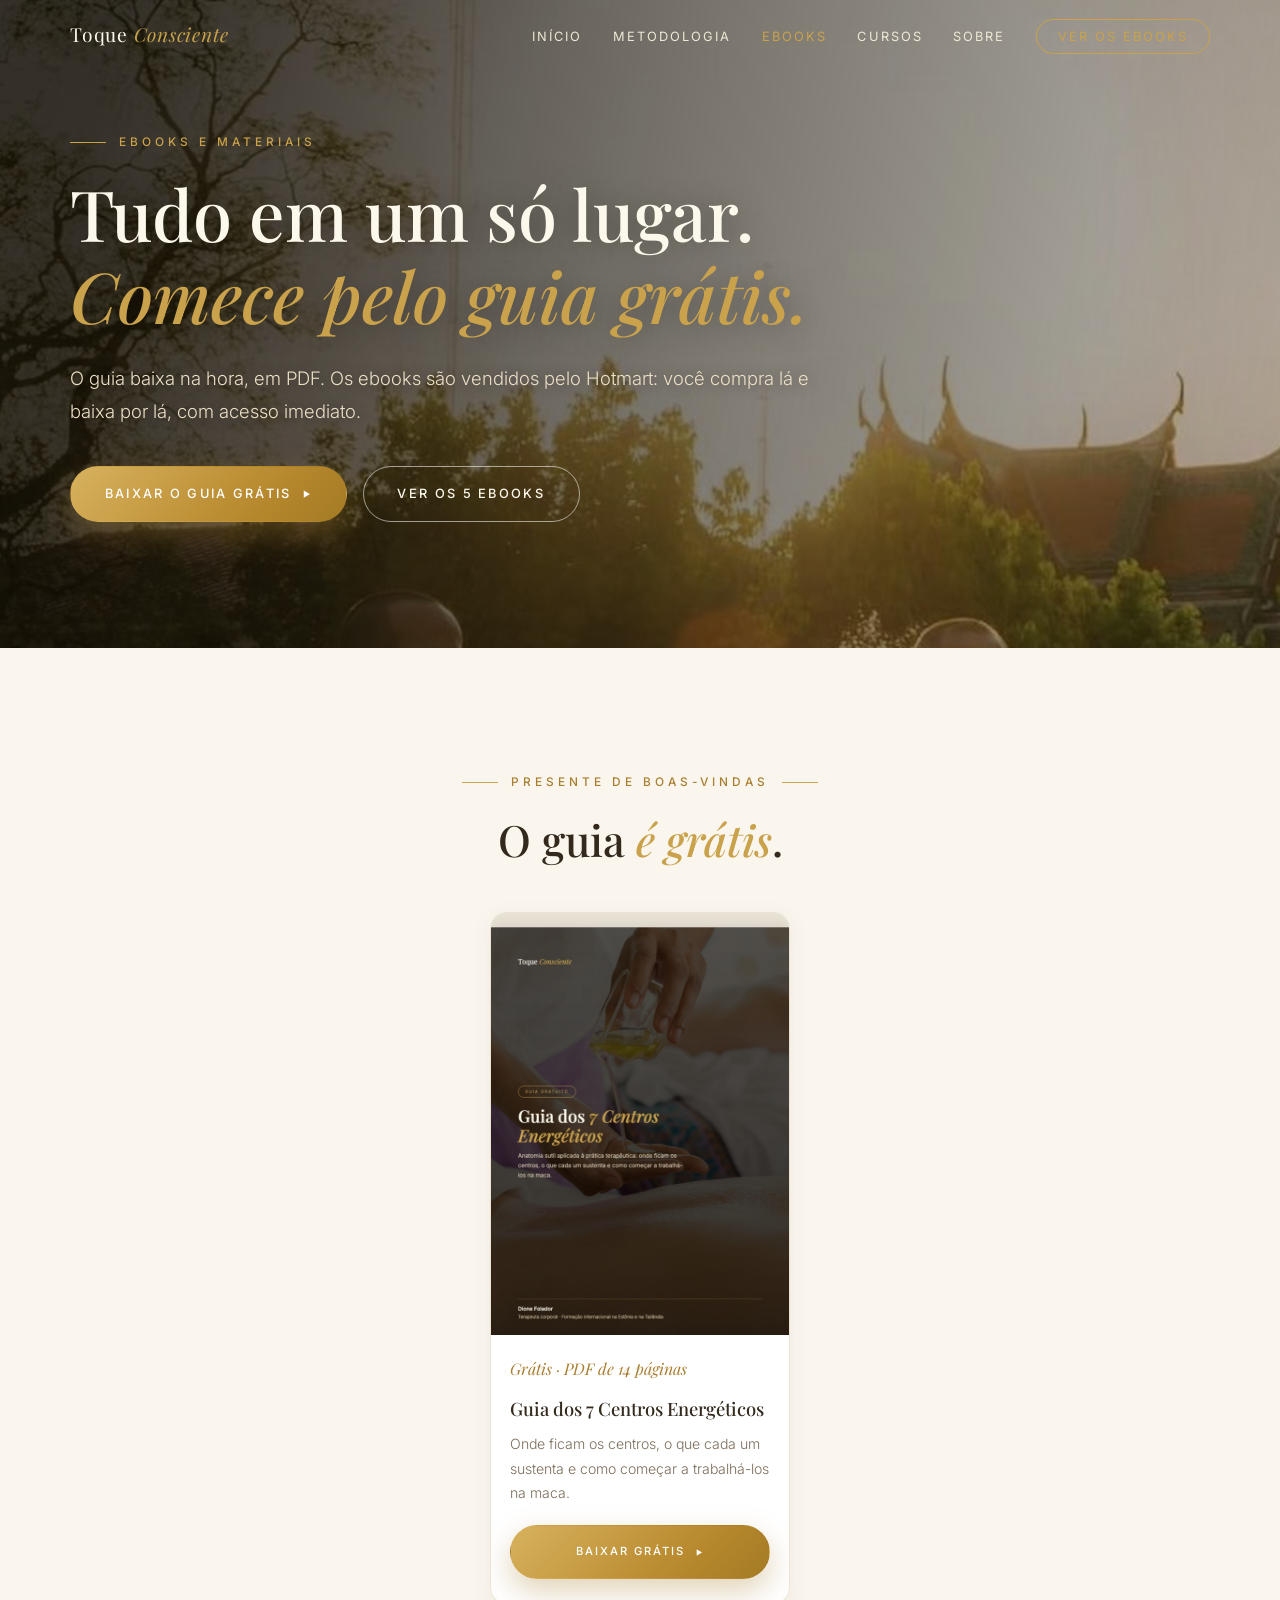
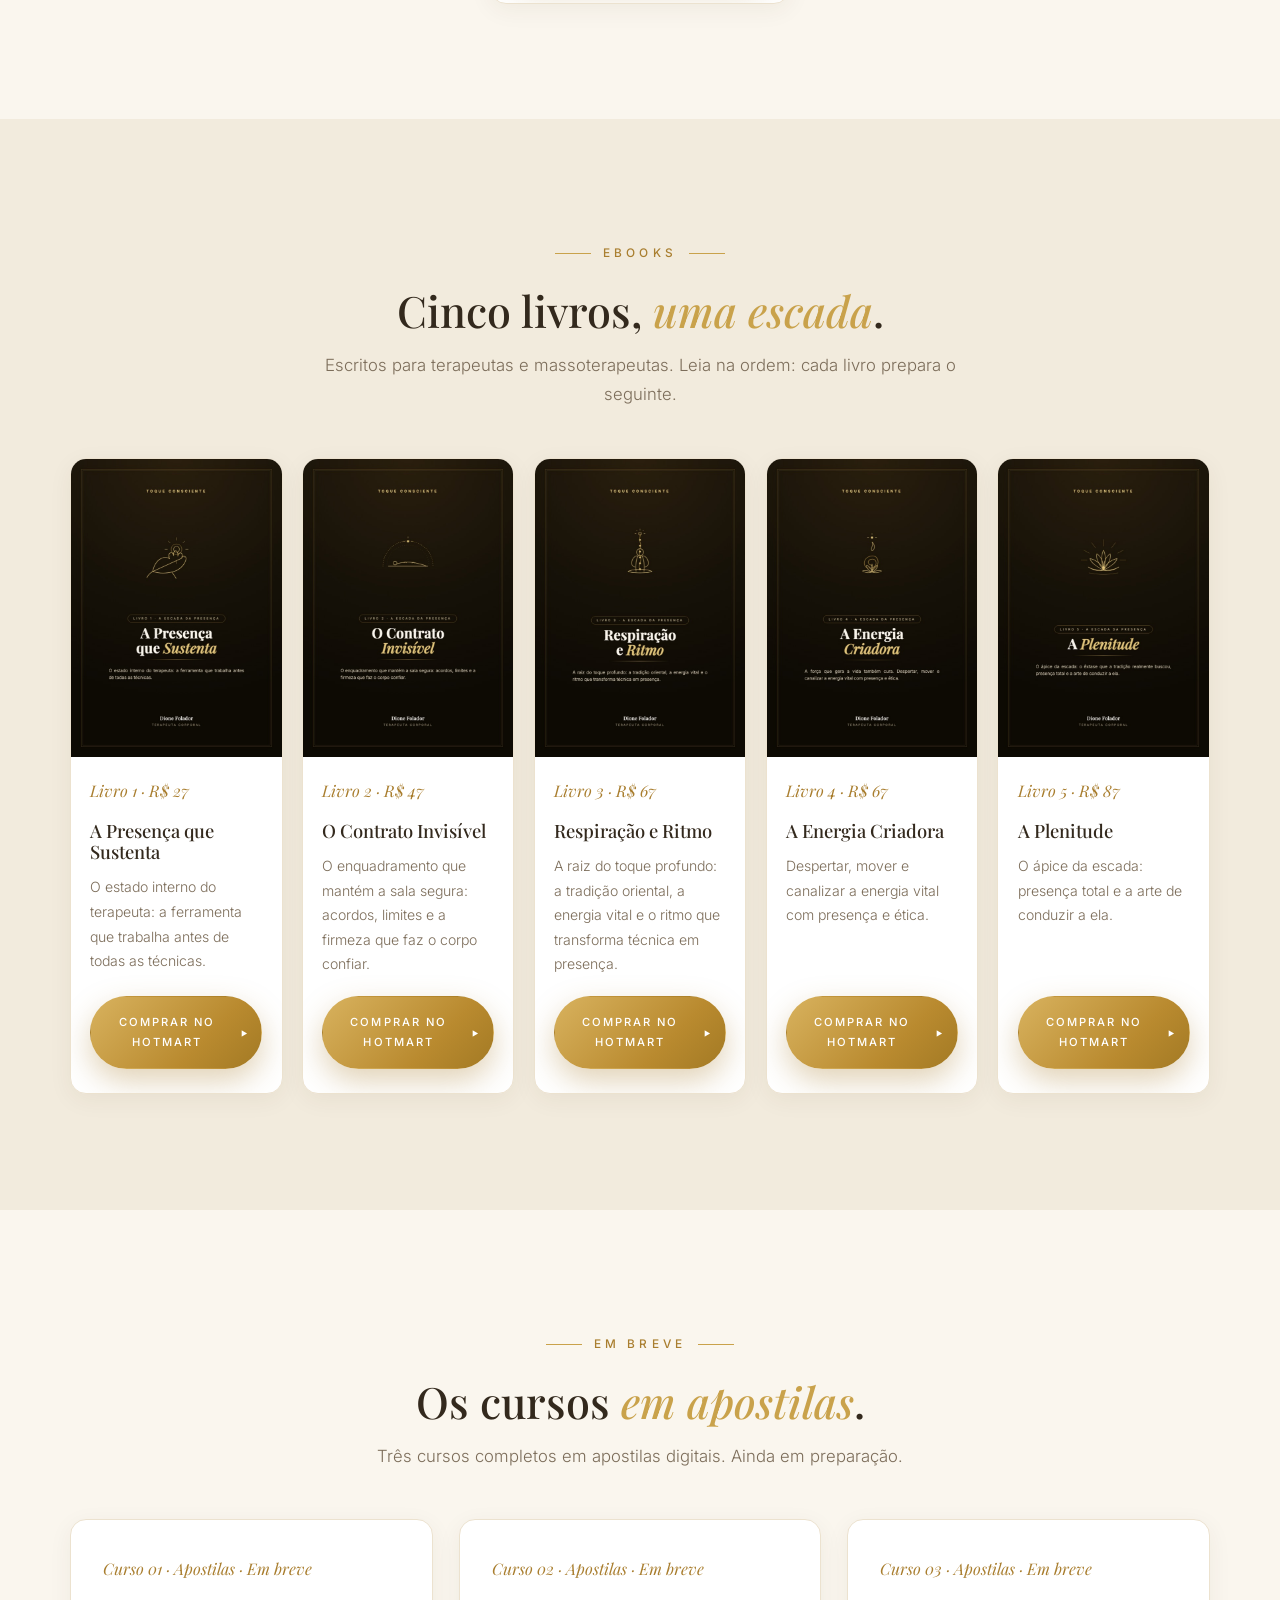
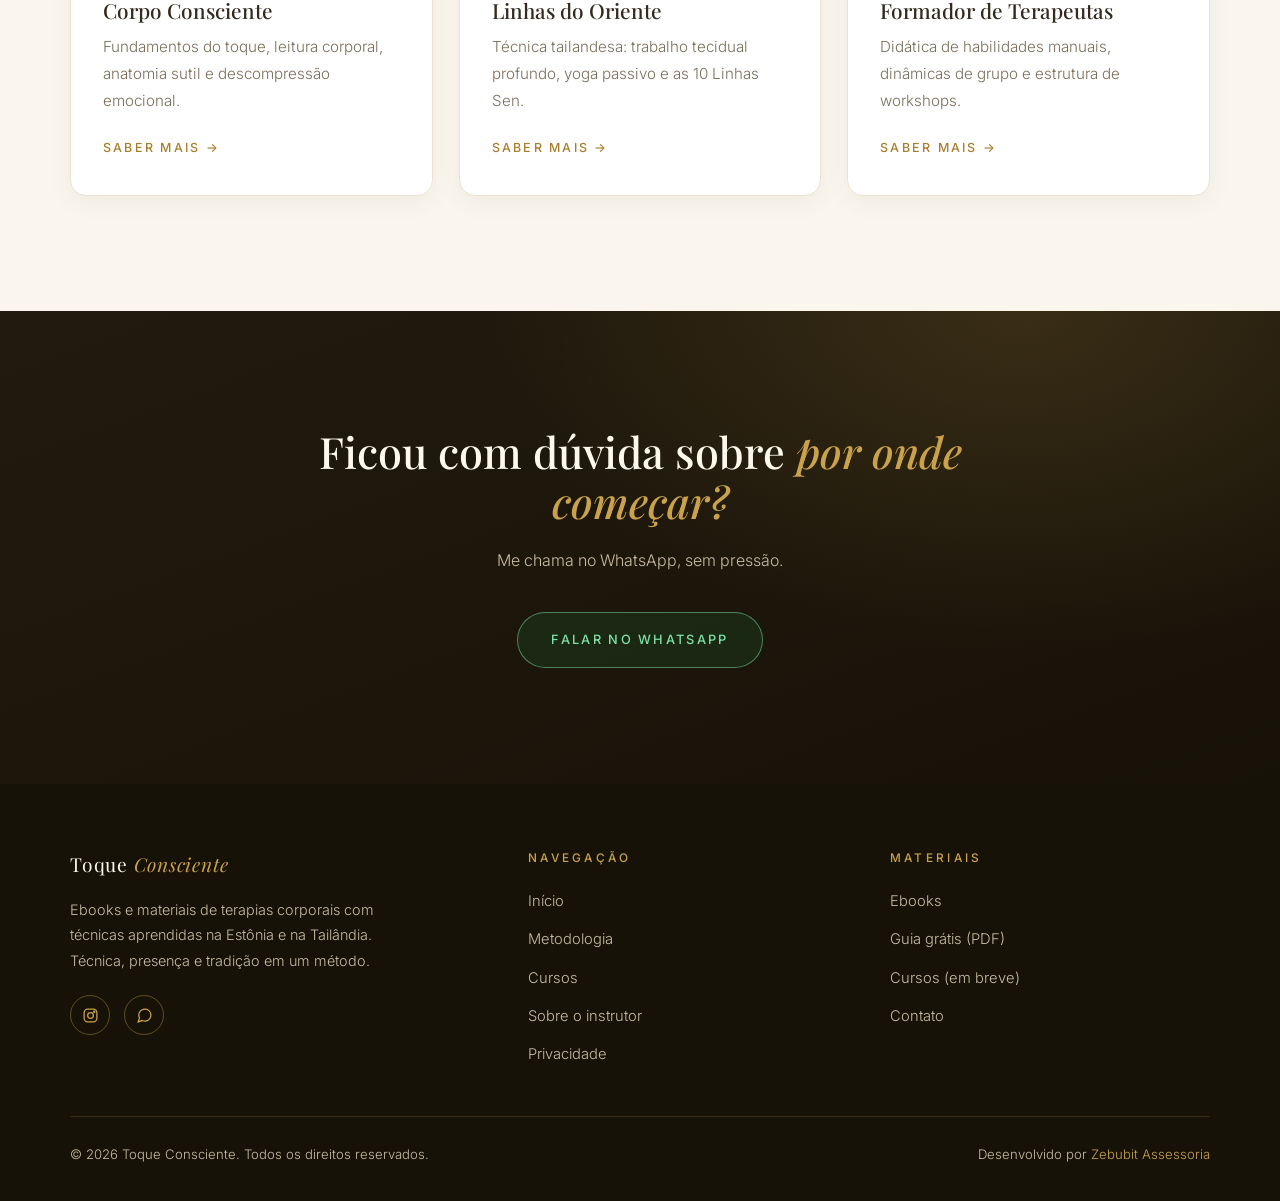
<file: ebooks.html>
<!DOCTYPE html>
<html lang="pt-BR">
<head>
  <meta charset="UTF-8">
  <meta name="viewport" content="width=device-width, initial-scale=1.0">
  <title>Ebooks e Guia Grátis | Toque Consciente</title>
  <meta name="description" content="Todos os materiais do Toque Consciente em um só lugar: Guia dos 7 Centros Energéticos grátis em PDF, os 5 ebooks para terapeutas e os cursos em apostilas que vêm em breve.">
  <link rel="canonical" href="https://toqueconsciente.com.br/ebooks">
  <meta property="og:type" content="website">
  <meta property="og:site_name" content="Toque Consciente">
  <meta property="og:title" content="Ebooks e Guia Grátis | Toque Consciente">
  <meta property="og:description" content="Todos os materiais do Toque Consciente em um só lugar: Guia dos 7 Centros Energéticos grátis em PDF, os 5 ebooks para terapeutas e os cursos em apostilas que vêm em breve.">
  <meta property="og:url" content="https://toqueconsciente.com.br/ebooks">
  <meta property="og:image" content="https://toqueconsciente.com.br/img/og.jpg">
  <meta name="twitter:card" content="summary_large_image">
  <link rel="icon" href="favicon.svg" type="image/svg+xml">
  <meta name="theme-color" content="#171208">
  <link rel="stylesheet" href="css/style.css">
</head>
<body>

<header class="nav">
  <div class="container nav-inner">
    <a href="./" class="brand">Toque <span>Consciente</span></a>
    <button class="hamburger" aria-label="Abrir menu"><span></span><span></span><span></span></button>
    <ul class="nav-links">
      <li><a href="./">Início</a></li>
      <li><a href="metodologia">Metodologia</a></li>
      <li><a href="ebooks" class="active">Ebooks</a></li>
      <li><a href="cursos">Cursos</a></li>
      <li><a href="sobre">Sobre</a></li>
      <li><a href="ebooks" class="nav-cta">Ver os ebooks</a></li>
    </ul>
  </div>
</header>

<section class="hero page-hero">
  <div class="hero-bg" style="background-image:url('img/tailandia/monges-luz.jpg')"></div>
  <div class="container">
    <div class="hero-content">
      <span class="eyebrow reveal">Ebooks e materiais</span>
      <h1 class="reveal d1">Tudo em um só lugar. <em>Comece pelo guia grátis.</em></h1>
      <p class="sub reveal d2">O guia baixa na hora, em PDF. Os ebooks são vendidos pelo Hotmart: você compra lá e baixa por lá, com acesso imediato.</p>
      <div class="cta-row reveal d3">
        <a href="downloads/guia-7-centros-energeticos.pdf" download class="btn btn-gold">Baixar o guia grátis</a>
        <a href="#livros" class="btn btn-ghost">Ver os 5 ebooks</a>
      </div>
    </div>
  </div>
</section>

<section>
  <div class="container">
    <div class="section-head center reveal">
      <span class="eyebrow">Presente de boas-vindas</span>
      <h2>O guia <em>é grátis</em>.</h2>
    </div>
    <div class="ebook-grid ebook-grid-1">
      <article class="card ebook-card ebook-free reveal">
        <a href="downloads/guia-7-centros-energeticos.pdf" download><img src="img/ebooks/guia.jpg" alt="Capa do Guia dos 7 Centros Energéticos" loading="lazy" width="636" height="900"></a>
        <div class="pc-body">
          <span class="num">Grátis · PDF de 14 páginas</span>
          <h3>Guia dos 7 Centros Energéticos</h3>
          <p>Onde ficam os centros, o que cada um sustenta e como começar a trabalhá-los na maca.</p>
          <a class="btn btn-gold" href="downloads/guia-7-centros-energeticos.pdf" download>Baixar grátis</a>
        </div>
      </article>
    </div>
  </div>
</section>

<section id="livros" style="background:var(--surface);">
  <div class="container">
    <div class="section-head center reveal">
      <span class="eyebrow">Ebooks</span>
      <h2>Cinco livros, <em>uma escada</em>.</h2>
      <p class="lead">Escritos para terapeutas e massoterapeutas. Leia na ordem: cada livro prepara o seguinte.</p>
    </div>
    <div class="ebook-grid">
      <article class="card ebook-card reveal">
        <a href="https://pay.hotmart.com/T107495771S" target="_blank" rel="noopener"><img src="img/ebooks/livro-1.jpg" alt="Capa do ebook A Presença que Sustenta" loading="lazy" width="636" height="900"></a>
        <div class="pc-body">
          <span class="num">Livro 1 · R$ 27</span>
          <h3>A Presença que Sustenta</h3>
          <p>O estado interno do terapeuta: a ferramenta que trabalha antes de todas as técnicas.</p>
          <a class="btn btn-gold" href="https://pay.hotmart.com/T107495771S" target="_blank" rel="noopener">Comprar no Hotmart</a>
        </div>
      </article>
      <article class="card ebook-card reveal">
        <a href="https://pay.hotmart.com/H107496016I" target="_blank" rel="noopener"><img src="img/ebooks/livro-2.jpg" alt="Capa do ebook O Contrato Invisível" loading="lazy" width="636" height="900"></a>
        <div class="pc-body">
          <span class="num">Livro 2 · R$ 47</span>
          <h3>O Contrato Invisível</h3>
          <p>O enquadramento que mantém a sala segura: acordos, limites e a firmeza que faz o corpo confiar.</p>
          <a class="btn btn-gold" href="https://pay.hotmart.com/H107496016I" target="_blank" rel="noopener">Comprar no Hotmart</a>
        </div>
      </article>
      <article class="card ebook-card reveal">
        <a href="https://pay.hotmart.com/S107496141J" target="_blank" rel="noopener"><img src="img/ebooks/livro-3.jpg" alt="Capa do ebook Respiração e Ritmo" loading="lazy" width="636" height="900"></a>
        <div class="pc-body">
          <span class="num">Livro 3 · R$ 67</span>
          <h3>Respiração e Ritmo</h3>
          <p>A raiz do toque profundo: a tradição oriental, a energia vital e o ritmo que transforma técnica em presença.</p>
          <a class="btn btn-gold" href="https://pay.hotmart.com/S107496141J" target="_blank" rel="noopener">Comprar no Hotmart</a>
        </div>
      </article>
      <article class="card ebook-card reveal">
        <a href="https://pay.hotmart.com/H107496213Y" target="_blank" rel="noopener"><img src="img/ebooks/livro-4.jpg" alt="Capa do ebook A Energia Criadora" loading="lazy" width="636" height="900"></a>
        <div class="pc-body">
          <span class="num">Livro 4 · R$ 67</span>
          <h3>A Energia Criadora</h3>
          <p>Despertar, mover e canalizar a energia vital com presença e ética.</p>
          <a class="btn btn-gold" href="https://pay.hotmart.com/H107496213Y" target="_blank" rel="noopener">Comprar no Hotmart</a>
        </div>
      </article>
      <article class="card ebook-card reveal">
        <a href="https://pay.hotmart.com/P107498707A" target="_blank" rel="noopener"><img src="img/ebooks/livro-5.jpg" alt="Capa do ebook A Plenitude" loading="lazy" width="636" height="900"></a>
        <div class="pc-body">
          <span class="num">Livro 5 · R$ 87</span>
          <h3>A Plenitude</h3>
          <p>O ápice da escada: presença total e a arte de conduzir a ela.</p>
          <a class="btn btn-gold" href="https://pay.hotmart.com/P107498707A" target="_blank" rel="noopener">Comprar no Hotmart</a>
        </div>
      </article>
    </div>
  </div>
</section>

<section>
  <div class="container">
    <div class="section-head center reveal">
      <span class="eyebrow">Em breve</span>
      <h2>Os cursos <em>em apostilas</em>.</h2>
      <p class="lead">Três cursos completos em apostilas digitais. Ainda em preparação.</p>
    </div>
    <div class="grid-3">
      <article class="card reveal">
        <span class="num">Curso 01 · Apostilas · Em breve</span>
        <h3>Corpo Consciente</h3>
        <p>Fundamentos do toque, leitura corporal, anatomia sutil e descompressão emocional.</p>
        <a class="card-link" href="cursos">Saber mais →</a>
      </article>
      <article class="card reveal">
        <span class="num">Curso 02 · Apostilas · Em breve</span>
        <h3>Linhas do Oriente</h3>
        <p>Técnica tailandesa: trabalho tecidual profundo, yoga passivo e as 10 Linhas Sen.</p>
        <a class="card-link" href="cursos">Saber mais →</a>
      </article>
      <article class="card reveal">
        <span class="num">Curso 03 · Apostilas · Em breve</span>
        <h3>Formador de Terapeutas</h3>
        <p>Didática de habilidades manuais, dinâmicas de grupo e estrutura de workshops.</p>
        <a class="card-link" href="cursos">Saber mais →</a>
      </article>
    </div>
  </div>
</section>

<section class="final-cta band-dark">
  <div class="container reveal">
    <h2>Ficou com dúvida sobre <em>por onde começar?</em></h2>
    <p>Me chama no WhatsApp, sem pressão.</p>
    <div class="cta-row">
      <a href="https://wa.me/5534993421500?text=Ol%C3%A1!%20Vim%20pelo%20site%20Toque%20Consciente%20e%20quero%20saber%20por%20onde%20come%C3%A7ar." target="_blank" rel="noopener" class="btn btn-wa">Falar no WhatsApp</a>
    </div>
  </div>
</section>

<footer>
  <div class="container">
    <div class="foot-grid">
      <div>
        <a href="./" class="brand">Toque <span>Consciente</span></a>
        <p class="foot-about">Ebooks e materiais de terapias corporais com técnicas aprendidas na Estônia e na Tailândia. Técnica, presença e tradição em um método.</p>
        <div class="foot-social">
          <a href="https://www.instagram.com/dionefol" target="_blank" rel="noopener" aria-label="Instagram"><svg viewBox="0 0 24 24" fill="none" stroke-width="1.8"><rect x="3" y="3" width="18" height="18" rx="5"/><circle cx="12" cy="12" r="4"/><circle cx="17.2" cy="6.8" r=".8" fill="currentColor"/></svg></a>
          <a href="https://wa.me/5534993421500?text=Ol%C3%A1!%20Vim%20pelo%20site%20Toque%20Consciente." target="_blank" rel="noopener" aria-label="WhatsApp"><svg viewBox="0 0 24 24" fill="none" stroke-width="1.8"><path d="M21 11.5a8.38 8.38 0 0 1-.9 3.8 8.5 8.5 0 0 1-7.6 4.7 8.38 8.38 0 0 1-3.8-.9L3 21l1.9-5.7a8.38 8.38 0 0 1-.9-3.8 8.5 8.5 0 0 1 4.7-7.6 8.38 8.38 0 0 1 3.8-.9h.5a8.48 8.48 0 0 1 8 8v.5z"/></svg></a>
        </div>
      </div>
      <div class="foot-col">
        <h4>Navegação</h4>
        <ul>
          <li><a href="./">Início</a></li>
          <li><a href="metodologia">Metodologia</a></li>
          <li><a href="cursos">Cursos</a></li>
          <li><a href="sobre">Sobre o instrutor</a></li>
          <li><a href="privacidade">Privacidade</a></li>
        </ul>
      </div>
      <div class="foot-col">
        <h4>Materiais</h4>
        <ul>
          <li><a href="ebooks">Ebooks</a></li>
          <li><a href="downloads/guia-7-centros-energeticos.pdf" download>Guia grátis (PDF)</a></li>
          <li><a href="cursos">Cursos (em breve)</a></li>
          <li><a href="https://wa.me/5534993421500?text=Ol%C3%A1!%20Vim%20pelo%20site%20Toque%20Consciente." target="_blank" rel="noopener">Contato</a></li>
        </ul>
      </div>
    </div>
    <div class="foot-note">
      <span>© 2026 Toque Consciente. Todos os direitos reservados.</span>
      <span>Desenvolvido por <a href="https://zebubit.com.br" target="_blank" rel="noopener">Zebubit Assessoria</a></span>
    </div>
  </div>
</footer>

<script src="js/main.js"></script>
</body>
</html>
</file>
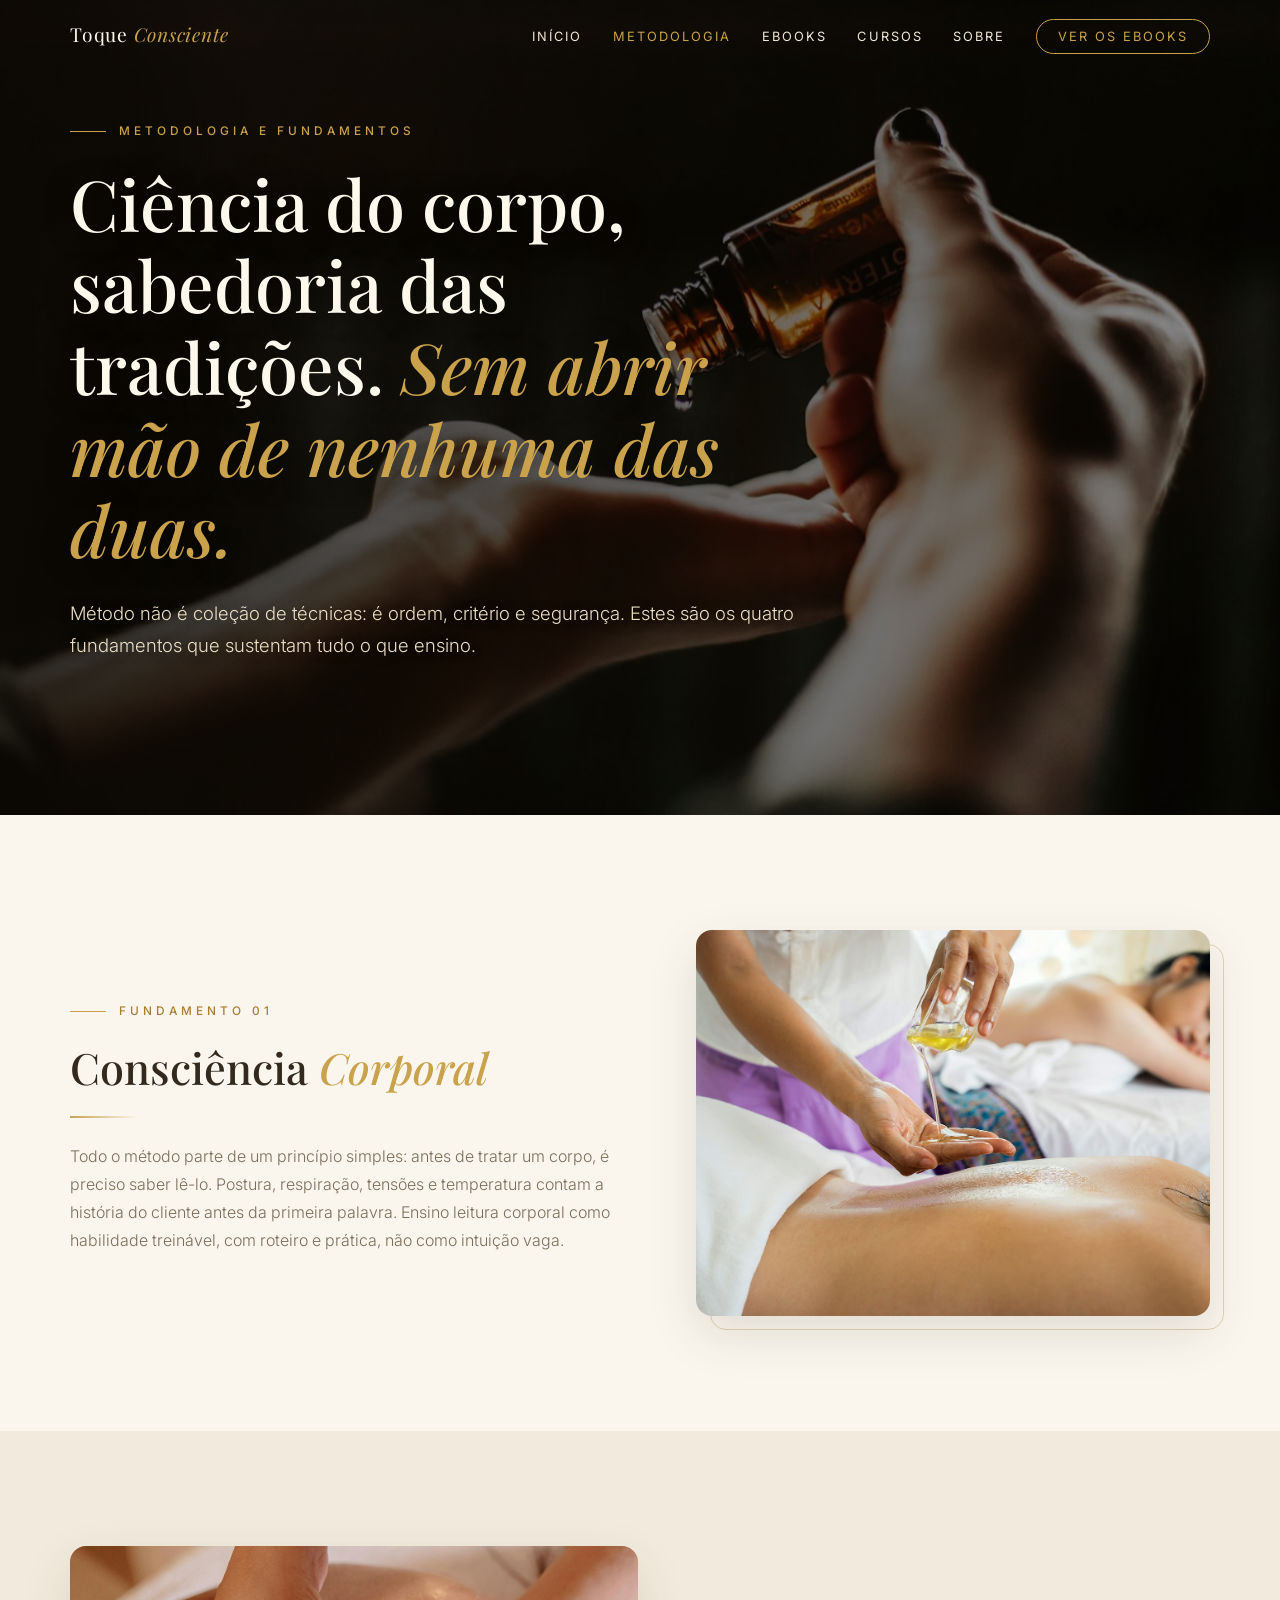
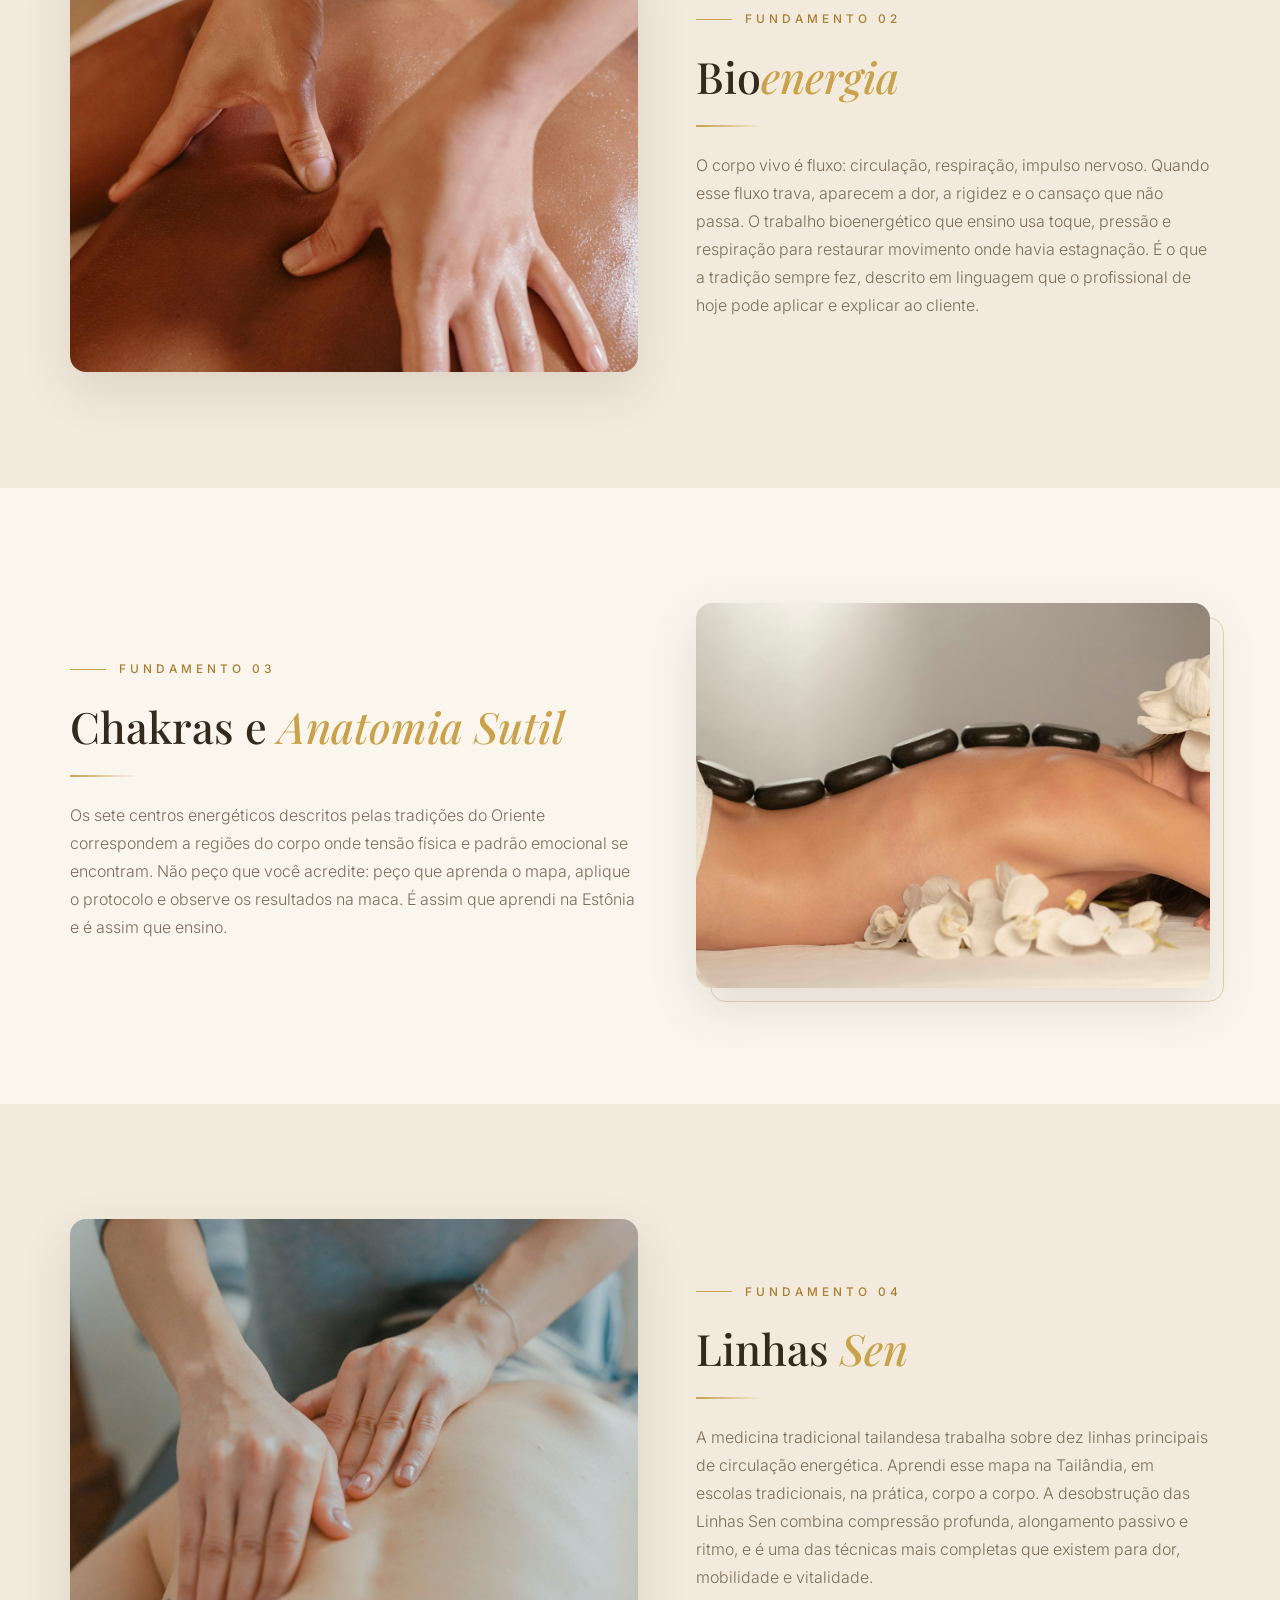
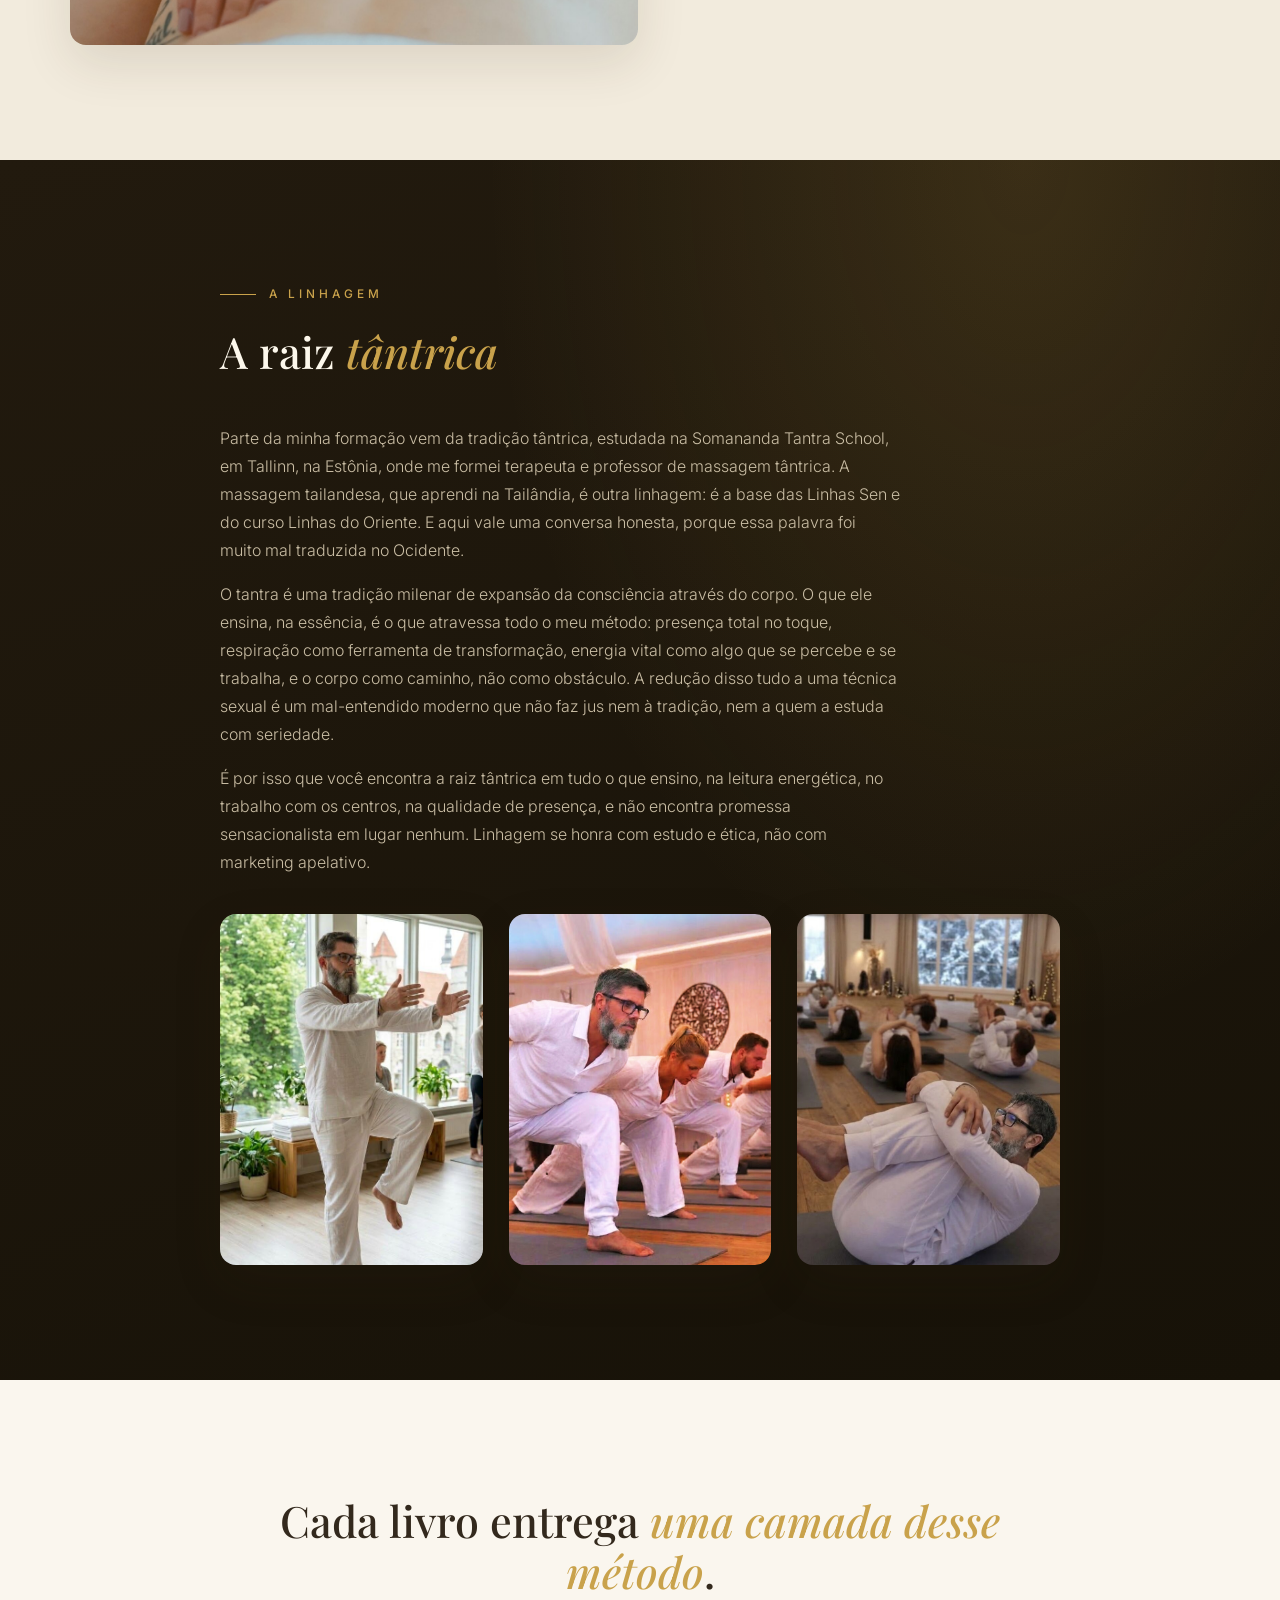
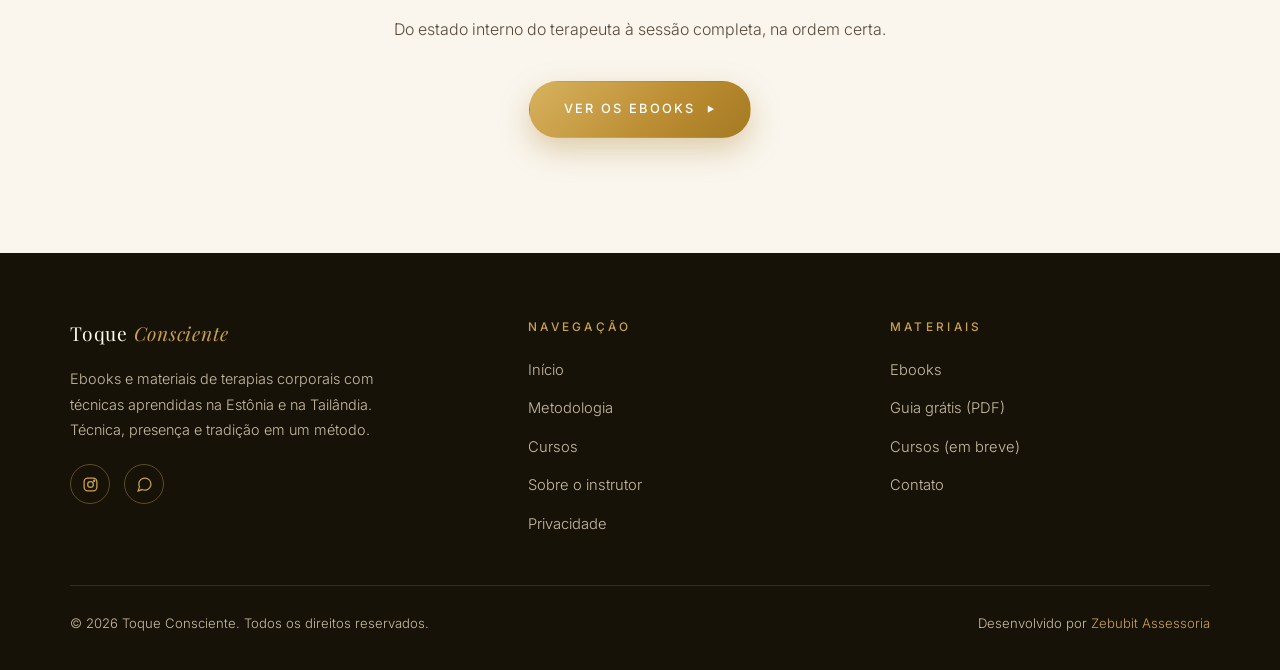
<file: metodologia.html>
<!DOCTYPE html>
<html lang="pt-BR">
<head>
  <meta charset="UTF-8">
  <meta name="viewport" content="width=device-width, initial-scale=1.0">
  <title>Metodologia | Toque Consciente</title>
  <meta name="description" content="Consciência corporal, bioenergia, chakras e Linhas Sen: a ciência e a ancestralidade por trás do método Toque Consciente.">
  <link rel="canonical" href="https://toqueconsciente.com.br/metodologia">
  <meta property="og:type" content="website">
  <meta property="og:site_name" content="Toque Consciente">
  <meta property="og:title" content="Metodologia | Toque Consciente">
  <meta property="og:description" content="Consciência corporal, bioenergia, chakras e Linhas Sen: a ciência e a ancestralidade por trás do método Toque Consciente.">
  <meta property="og:url" content="https://toqueconsciente.com.br/metodologia">
  <meta property="og:image" content="https://toqueconsciente.com.br/img/og.jpg">
  <meta name="twitter:card" content="summary_large_image">
  <link rel="icon" href="favicon.svg" type="image/svg+xml">
  <meta name="theme-color" content="#171208">
  <link rel="stylesheet" href="css/style.css">
</head>
<body>

<header class="nav">
  <div class="container nav-inner">
    <a href="./" class="brand">Toque <span>Consciente</span></a>
    <button class="hamburger" aria-label="Abrir menu"><span></span><span></span><span></span></button>
    <ul class="nav-links">
      <li><a href="./">Início</a></li>
      <li><a href="metodologia" class="active">Metodologia</a></li>
      <li><a href="ebooks">Ebooks</a></li>
      <li><a href="cursos">Cursos</a></li>
      <li><a href="sobre">Sobre</a></li>
      <li><a href="ebooks" class="nav-cta">Ver os ebooks</a></li>
    </ul>
  </div>
</header>

<section class="hero page-hero">
  <div class="hero-bg" style="background-image:url('img/apoio/1515377905703-c4788e51af15.jpg')"></div>
  <div class="container">
    <div class="hero-content">
      <span class="eyebrow reveal">Metodologia e fundamentos</span>
      <h1 class="reveal d1">Ciência do corpo, sabedoria das tradições. <em>Sem abrir mão de nenhuma das duas.</em></h1>
      <p class="sub reveal d2">Método não é coleção de técnicas: é ordem, critério e segurança. Estes são os quatro fundamentos que sustentam tudo o que ensino.</p>
    </div>
  </div>
</section>

<section>
  <div class="container split">
    <div class="reveal">
      <span class="eyebrow">Fundamento 01</span>
      <h2>Consciência <em>Corporal</em></h2>
      <hr class="gold-rule">
      <p style="color: var(--muted);">Todo o método parte de um princípio simples: antes de tratar um corpo, é preciso saber lê-lo. Postura, respiração, tensões e temperatura contam a história do cliente antes da primeira palavra. Ensino leitura corporal como habilidade treinável, com roteiro e prática, não como intuição vaga.</p>
    </div>
    <div class="photo-frame reveal d1"><img class="photo landscape" src="img/apoio/1544161515-4ab6ce6db874.jpg" alt="Cliente em repouso durante avaliação corporal"></div>
  </div>
</section>

<section style="background: var(--surface);">
  <div class="container split">
    <div class="photo-frame reveal"><img class="photo landscape" src="img/apoio/1741522509438-a120c0bb5e88.jpg" alt="Trabalho corporal profundo com as palmas"></div>
    <div class="reveal d1">
      <span class="eyebrow">Fundamento 02</span>
      <h2>Bio<em>energia</em></h2>
      <hr class="gold-rule">
      <p style="color: var(--muted);">O corpo vivo é fluxo: circulação, respiração, impulso nervoso. Quando esse fluxo trava, aparecem a dor, a rigidez e o cansaço que não passa. O trabalho bioenergético que ensino usa toque, pressão e respiração para restaurar movimento onde havia estagnação. É o que a tradição sempre fez, descrito em linguagem que o profissional de hoje pode aplicar e explicar ao cliente.</p>
    </div>
  </div>
</section>

<section>
  <div class="container split">
    <div class="reveal">
      <span class="eyebrow">Fundamento 03</span>
      <h2>Chakras e <em>Anatomia Sutil</em></h2>
      <hr class="gold-rule">
      <p style="color: var(--muted);">Os sete centros energéticos descritos pelas tradições do Oriente correspondem a regiões do corpo onde tensão física e padrão emocional se encontram. Não peço que você acredite: peço que aprenda o mapa, aplique o protocolo e observe os resultados na maca. É assim que aprendi na Estônia e é assim que ensino.</p>
    </div>
    <div class="photo-frame reveal d1"><img class="photo landscape" src="img/apoio/1600334089648-b0d9d3028eb2.jpg" alt="Elemento zen em ambiente de terapia"></div>
  </div>
</section>

<section style="background: var(--surface);">
  <div class="container split">
    <div class="photo-frame reveal"><img class="photo landscape" src="img/apoio/1519823551278-64ac92734fb1.jpg" alt="Alongamento assistido da tradição tailandesa"></div>
    <div class="reveal d1">
      <span class="eyebrow">Fundamento 04</span>
      <h2>Linhas <em>Sen</em></h2>
      <hr class="gold-rule">
      <p style="color: var(--muted);">A medicina tradicional tailandesa trabalha sobre dez linhas principais de circulação energética. Aprendi esse mapa na Tailândia, em escolas tradicionais, na prática, corpo a corpo. A desobstrução das Linhas Sen combina compressão profunda, alongamento passivo e ritmo, e é uma das técnicas mais completas que existem para dor, mobilidade e vitalidade.</p>
    </div>
  </div>
</section>

<!-- A RAIZ TÂNTRICA -->
<section class="band-dark">
  <div class="container" style="max-width:840px;">
    <div class="section-head reveal">
      <span class="eyebrow">A linhagem</span>
      <h2>A raiz <em>tântrica</em></h2>
    </div>
    <div class="reveal">
      <p>Parte da minha formação vem da tradição tântrica, estudada na Somananda Tantra School, em Tallinn, na Estônia, onde me formei terapeuta e professor de massagem tântrica. A massagem tailandesa, que aprendi na Tailândia, é outra linhagem: é a base das Linhas Sen e do curso Linhas do Oriente. E aqui vale uma conversa honesta, porque essa palavra foi muito mal traduzida no Ocidente.</p>
      <p style="margin-top:1rem;">O tantra é uma tradição milenar de expansão da consciência através do corpo. O que ele ensina, na essência, é o que atravessa todo o meu método: presença total no toque, respiração como ferramenta de transformação, energia vital como algo que se percebe e se trabalha, e o corpo como caminho, não como obstáculo. A redução disso tudo a uma técnica sexual é um mal-entendido moderno que não faz jus nem à tradição, nem a quem a estuda com seriedade.</p>
      <p style="margin-top:1rem;">É por isso que você encontra a raiz tântrica em tudo o que ensino, na leitura energética, no trabalho com os centros, na qualidade de presença, e não encontra promessa sensacionalista em lugar nenhum. Linhagem se honra com estudo e ética, não com marketing apelativo.</p>
    </div>
      <div class="grid-3 galeria" style="margin-top:2.4rem;">
        <img class="photo portrait reveal" src="img/somananda/dione-pratica-estonia.jpg" alt="Dione Folador em prática na Somananda Tantra School, Estônia" loading="lazy">
        <img class="photo portrait reveal d1" src="img/somananda/dione-turma-estonia.jpg" alt="Dione Folador com a turma de formação na Estônia" loading="lazy">
        <img class="photo portrait reveal d2" src="img/somananda/dione-alongamento-estonia.jpg" alt="Dione Folador em exercício de respiração e alongamento na formação" loading="lazy">
      </div>
  </div>
</section>

<section class="final-cta">
  <div class="container reveal">
    <h2>Cada livro entrega <em>uma camada desse método</em>.</h2>
    <p>Do estado interno do terapeuta à sessão completa, na ordem certa.</p>
    <div class="cta-row">
      <a href="ebooks" class="btn btn-gold">Ver os ebooks</a>
    </div>
  </div>
</section>

<footer>
  <div class="container">
    <div class="foot-grid">
      <div>
        <a href="./" class="brand">Toque <span>Consciente</span></a>
        <p class="foot-about">Ebooks e materiais de terapias corporais com técnicas aprendidas na Estônia e na Tailândia. Técnica, presença e tradição em um método.</p>
        <div class="foot-social">
          <a href="https://www.instagram.com/dionefol" target="_blank" rel="noopener" aria-label="Instagram"><svg viewBox="0 0 24 24" fill="none" stroke-width="1.8"><rect x="3" y="3" width="18" height="18" rx="5"/><circle cx="12" cy="12" r="4"/><circle cx="17.2" cy="6.8" r=".8" fill="currentColor"/></svg></a>
          <a href="https://wa.me/5534993421500?text=Ol%C3%A1!%20Vim%20pelo%20site%20Toque%20Consciente." target="_blank" rel="noopener" aria-label="WhatsApp"><svg viewBox="0 0 24 24" fill="none" stroke-width="1.8"><path d="M21 11.5a8.38 8.38 0 0 1-.9 3.8 8.5 8.5 0 0 1-7.6 4.7 8.38 8.38 0 0 1-3.8-.9L3 21l1.9-5.7a8.38 8.38 0 0 1-.9-3.8 8.5 8.5 0 0 1 4.7-7.6 8.38 8.38 0 0 1 3.8-.9h.5a8.48 8.48 0 0 1 8 8v.5z"/></svg></a>
        </div>
      </div>
      <div class="foot-col">
        <h4>Navegação</h4>
        <ul>
          <li><a href="./">Início</a></li>
          <li><a href="metodologia">Metodologia</a></li>
          <li><a href="cursos">Cursos</a></li>
          <li><a href="sobre">Sobre o instrutor</a></li>
          <li><a href="privacidade">Privacidade</a></li>
        </ul>
      </div>
      <div class="foot-col">
        <h4>Materiais</h4>
        <ul>
          <li><a href="ebooks">Ebooks</a></li>
          <li><a href="downloads/guia-7-centros-energeticos.pdf" download>Guia grátis (PDF)</a></li>
          <li><a href="cursos">Cursos (em breve)</a></li>
          <li><a href="https://wa.me/5534993421500?text=Ol%C3%A1!%20Vim%20pelo%20site%20Toque%20Consciente." target="_blank" rel="noopener">Contato</a></li>
        </ul>
      </div>
    </div>
    <div class="foot-note">
      <span>© 2026 Toque Consciente. Todos os direitos reservados.</span>
      <span>Desenvolvido por <a href="https://zebubit.com.br" target="_blank" rel="noopener">Zebubit Assessoria</a></span>
    </div>
  </div>
</footer>

<script src="js/main.js"></script>
</body>
</html>
</file>
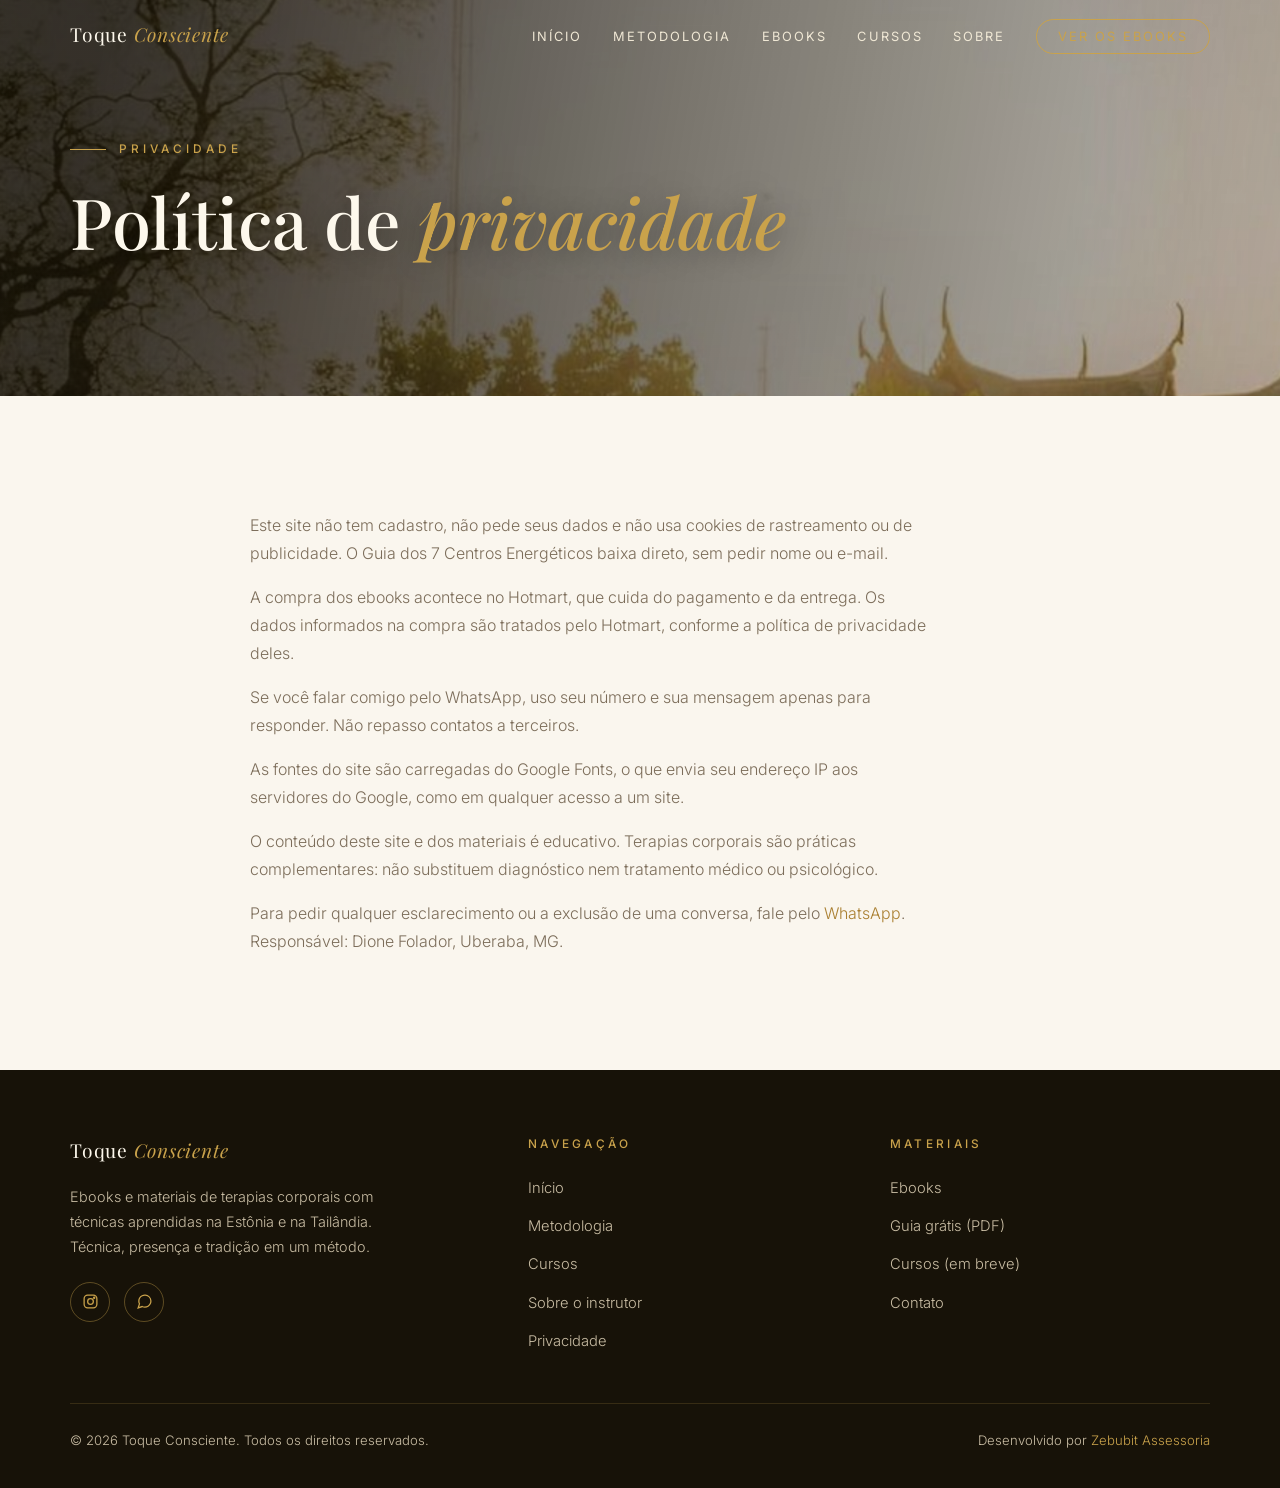
<file: privacidade.html>
<!DOCTYPE html>
<html lang="pt-BR">
<head>
  <meta charset="UTF-8">
  <meta name="viewport" content="width=device-width, initial-scale=1.0">
  <title>Política de privacidade | Toque Consciente</title>
  <meta name="description" content="Política de privacidade do site Toque Consciente.">
  <link rel="canonical" href="https://toqueconsciente.com.br/privacidade">
  <meta property="og:type" content="website">
  <meta property="og:site_name" content="Toque Consciente">
  <meta property="og:title" content="Política de privacidade | Toque Consciente">
  <meta property="og:description" content="Política de privacidade do site Toque Consciente.">
  <meta property="og:url" content="https://toqueconsciente.com.br/privacidade">
  <meta property="og:image" content="https://toqueconsciente.com.br/img/og.jpg">
  <meta name="twitter:card" content="summary_large_image">
  <link rel="icon" href="favicon.svg" type="image/svg+xml">
  <meta name="theme-color" content="#171208">
  <link rel="stylesheet" href="css/style.css">
</head>
<body>

<header class="nav">
  <div class="container nav-inner">
    <a href="./" class="brand">Toque <span>Consciente</span></a>
    <button class="hamburger" aria-label="Abrir menu"><span></span><span></span><span></span></button>
    <ul class="nav-links">
      <li><a href="./">Início</a></li>
      <li><a href="metodologia">Metodologia</a></li>
      <li><a href="ebooks">Ebooks</a></li>
      <li><a href="cursos">Cursos</a></li>
      <li><a href="sobre">Sobre</a></li>
      <li><a href="ebooks" class="nav-cta">Ver os ebooks</a></li>
    </ul>
  </div>
</header>

<section class="hero page-hero" style="min-height:44svh;">
  <div class="hero-bg" style="background-image:url('img/tailandia/monges-luz.jpg')"></div>
  <div class="container">
    <div class="hero-content">
      <span class="eyebrow">Privacidade</span>
      <h1>Política de <em>privacidade</em></h1>
    </div>
  </div>
</section>

<section>
  <div class="container" style="max-width:780px;">
    <p style="color:var(--muted);">Este site não tem cadastro, não pede seus dados e não usa cookies de rastreamento ou de publicidade. O Guia dos 7 Centros Energéticos baixa direto, sem pedir nome ou e-mail.</p>
    <p style="color:var(--muted); margin-top:1rem;">A compra dos ebooks acontece no Hotmart, que cuida do pagamento e da entrega. Os dados informados na compra são tratados pelo Hotmart, conforme a política de privacidade deles.</p>
    <p style="color:var(--muted); margin-top:1rem;">Se você falar comigo pelo WhatsApp, uso seu número e sua mensagem apenas para responder. Não repasso contatos a terceiros.</p>
    <p style="color:var(--muted); margin-top:1rem;">As fontes do site são carregadas do Google Fonts, o que envia seu endereço IP aos servidores do Google, como em qualquer acesso a um site.</p>
    <p style="color:var(--muted); margin-top:1rem;">O conteúdo deste site e dos materiais é educativo. Terapias corporais são práticas complementares: não substituem diagnóstico nem tratamento médico ou psicológico.</p>
    <p style="color:var(--muted); margin-top:1rem;">Para pedir qualquer esclarecimento ou a exclusão de uma conversa, fale pelo <a href="https://wa.me/5534993421500" target="_blank" rel="noopener">WhatsApp</a>. Responsável: Dione Folador, Uberaba, MG.</p>
  </div>
</section>

<footer>
  <div class="container">
    <div class="foot-grid">
      <div>
        <a href="./" class="brand">Toque <span>Consciente</span></a>
        <p class="foot-about">Ebooks e materiais de terapias corporais com técnicas aprendidas na Estônia e na Tailândia. Técnica, presença e tradição em um método.</p>
        <div class="foot-social">
          <a href="https://www.instagram.com/dionefol" target="_blank" rel="noopener" aria-label="Instagram"><svg viewBox="0 0 24 24" fill="none" stroke-width="1.8"><rect x="3" y="3" width="18" height="18" rx="5"/><circle cx="12" cy="12" r="4"/><circle cx="17.2" cy="6.8" r=".8" fill="currentColor"/></svg></a>
          <a href="https://wa.me/5534993421500?text=Ol%C3%A1!%20Vim%20pelo%20site%20Toque%20Consciente." target="_blank" rel="noopener" aria-label="WhatsApp"><svg viewBox="0 0 24 24" fill="none" stroke-width="1.8"><path d="M21 11.5a8.38 8.38 0 0 1-.9 3.8 8.5 8.5 0 0 1-7.6 4.7 8.38 8.38 0 0 1-3.8-.9L3 21l1.9-5.7a8.38 8.38 0 0 1-.9-3.8 8.5 8.5 0 0 1 4.7-7.6 8.38 8.38 0 0 1 3.8-.9h.5a8.48 8.48 0 0 1 8 8v.5z"/></svg></a>
        </div>
      </div>
      <div class="foot-col">
        <h4>Navegação</h4>
        <ul>
          <li><a href="./">Início</a></li>
          <li><a href="metodologia">Metodologia</a></li>
          <li><a href="cursos">Cursos</a></li>
          <li><a href="sobre">Sobre o instrutor</a></li>
          <li><a href="privacidade">Privacidade</a></li>
        </ul>
      </div>
      <div class="foot-col">
        <h4>Materiais</h4>
        <ul>
          <li><a href="ebooks">Ebooks</a></li>
          <li><a href="downloads/guia-7-centros-energeticos.pdf" download>Guia grátis (PDF)</a></li>
          <li><a href="cursos">Cursos (em breve)</a></li>
          <li><a href="https://wa.me/5534993421500?text=Ol%C3%A1!%20Vim%20pelo%20site%20Toque%20Consciente." target="_blank" rel="noopener">Contato</a></li>
        </ul>
      </div>
    </div>
    <div class="foot-note">
      <span>© 2026 Toque Consciente. Todos os direitos reservados.</span>
      <span>Desenvolvido por <a href="https://zebubit.com.br" target="_blank" rel="noopener">Zebubit Assessoria</a></span>
    </div>
  </div>
</footer>

<script src="js/main.js"></script>
</body>
</html>
</file>
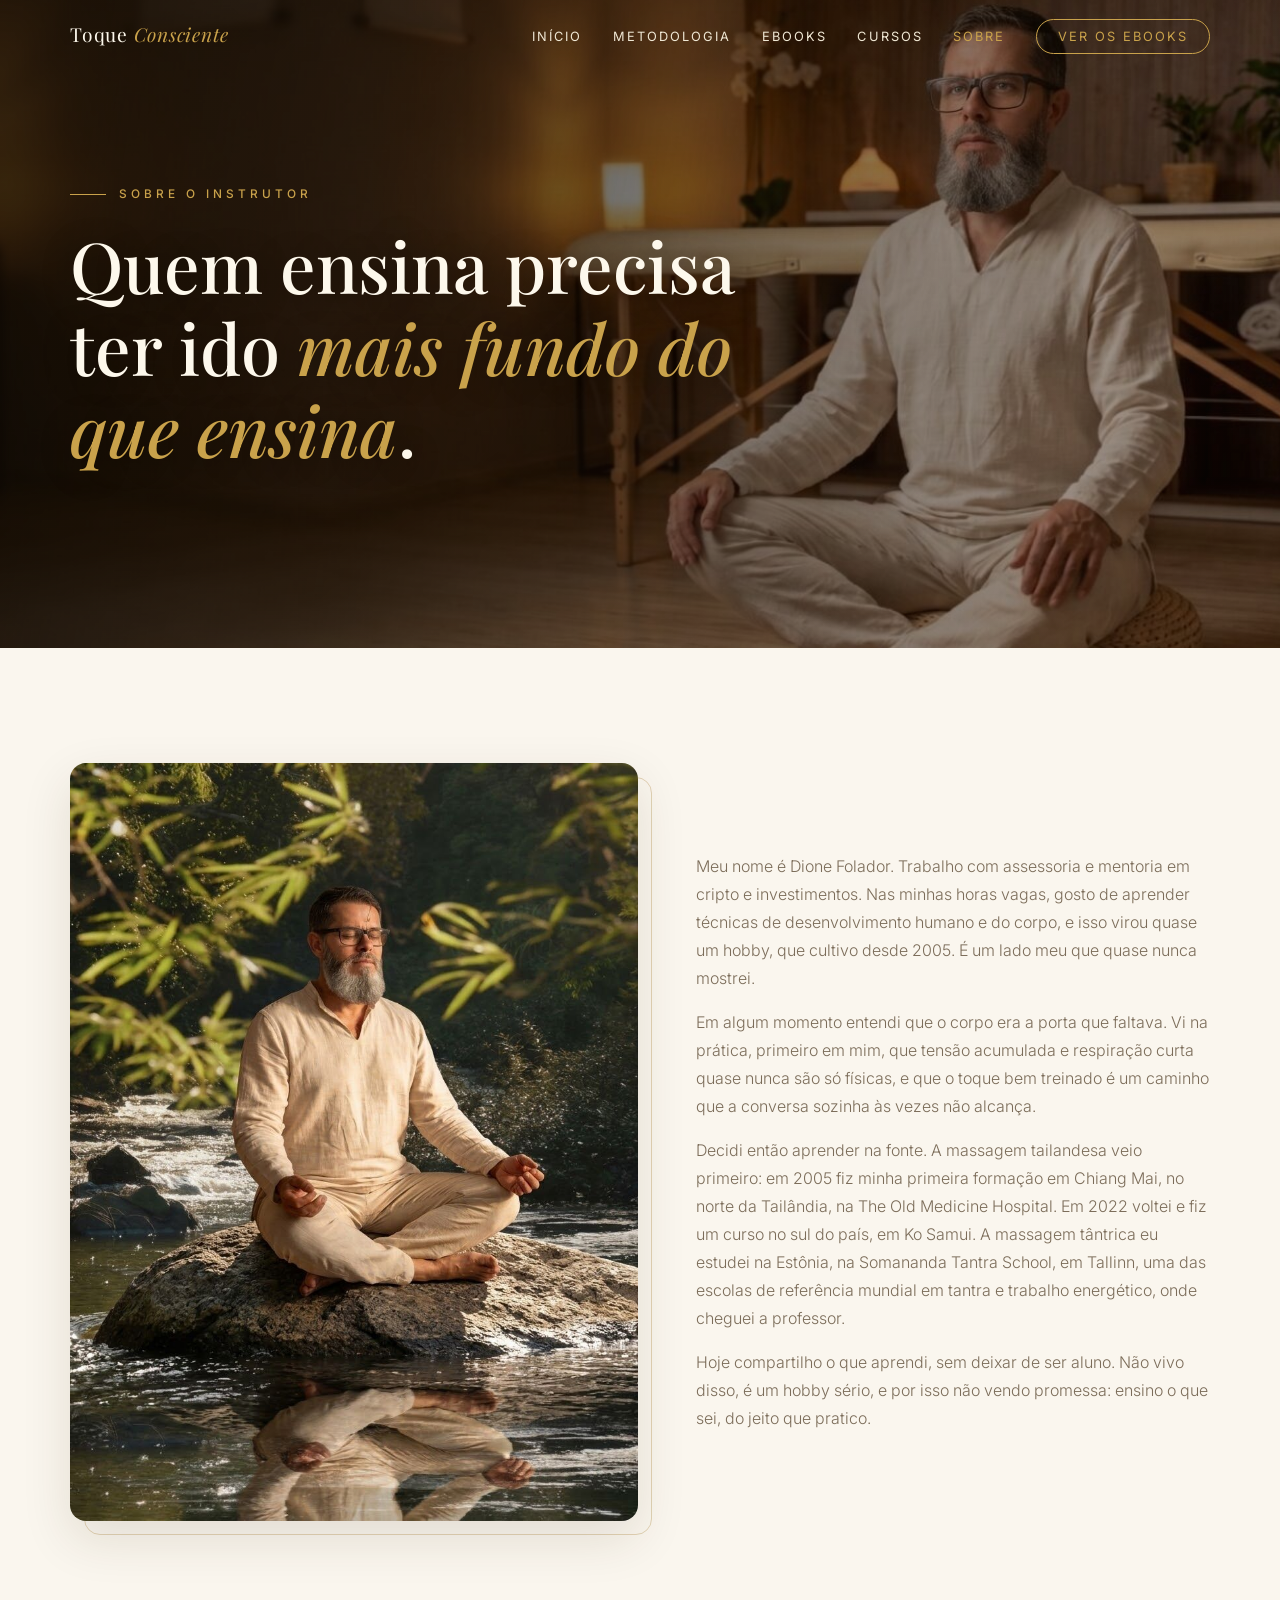
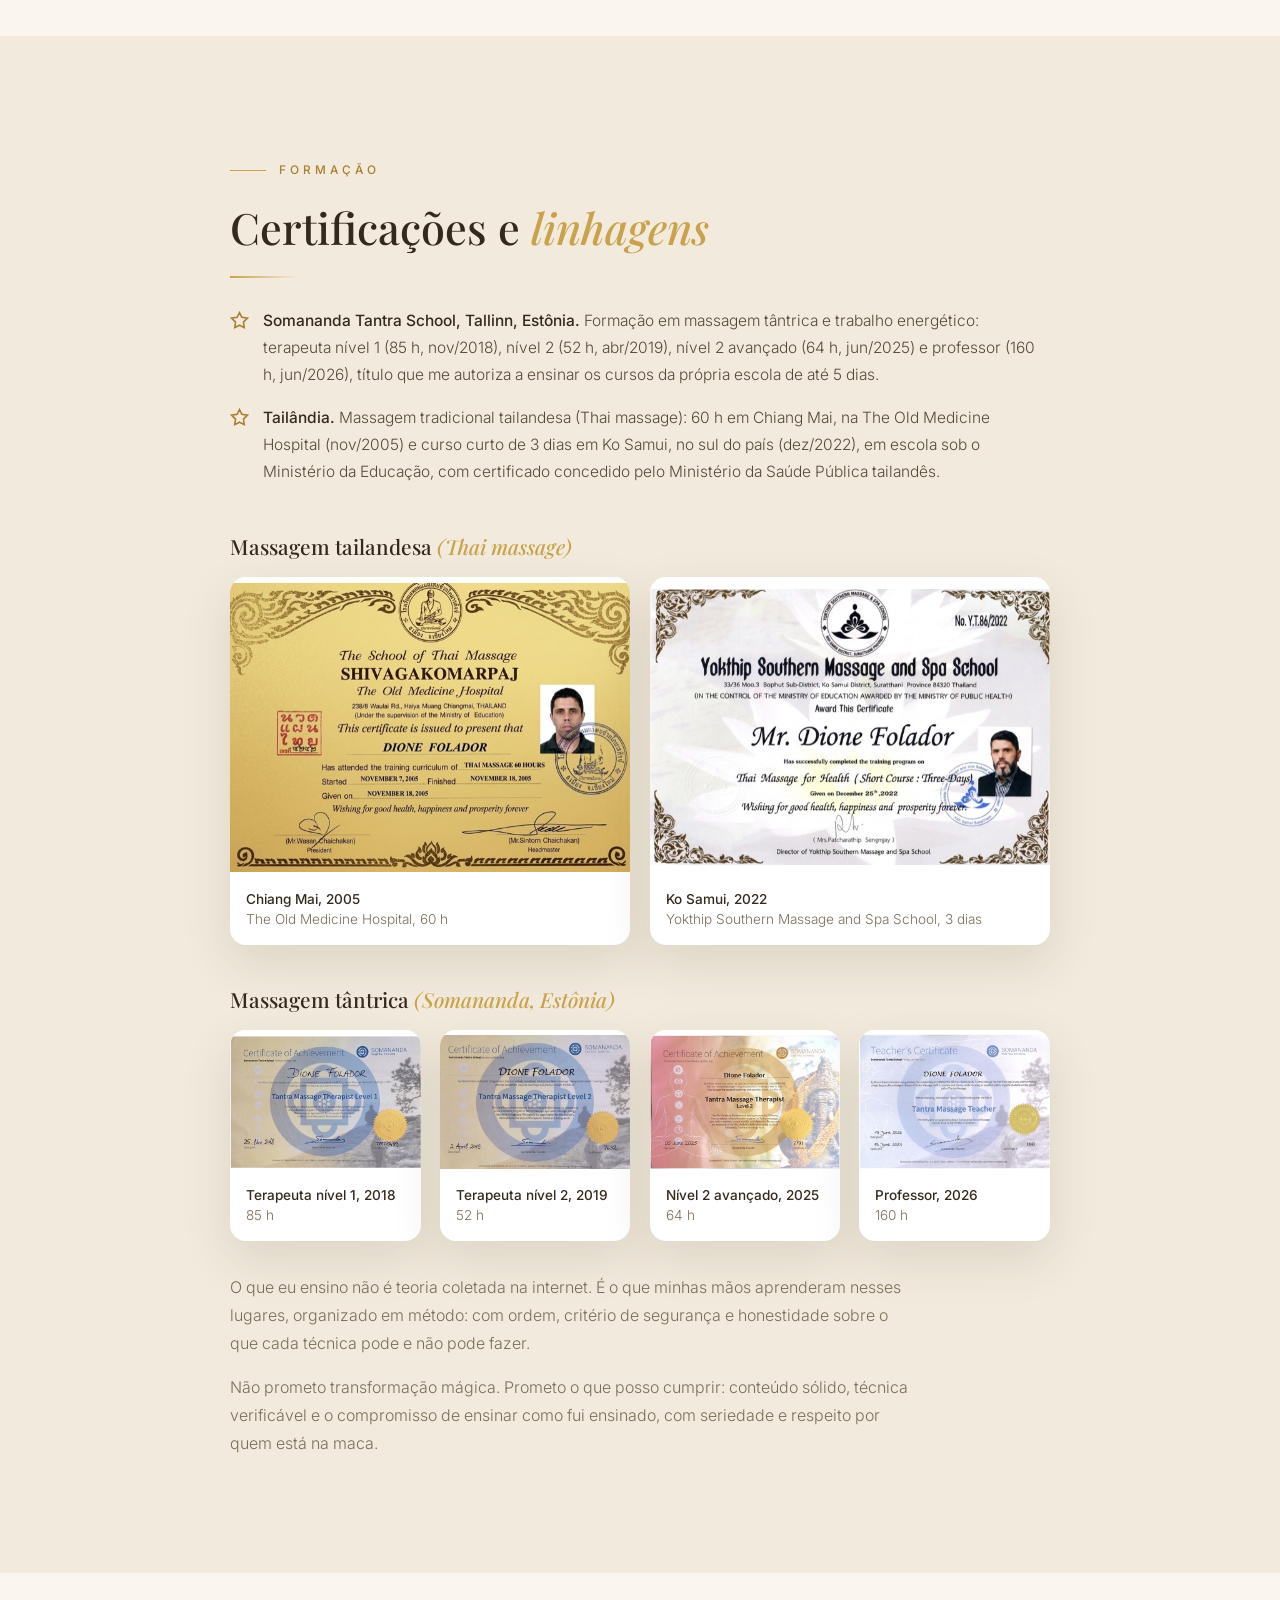
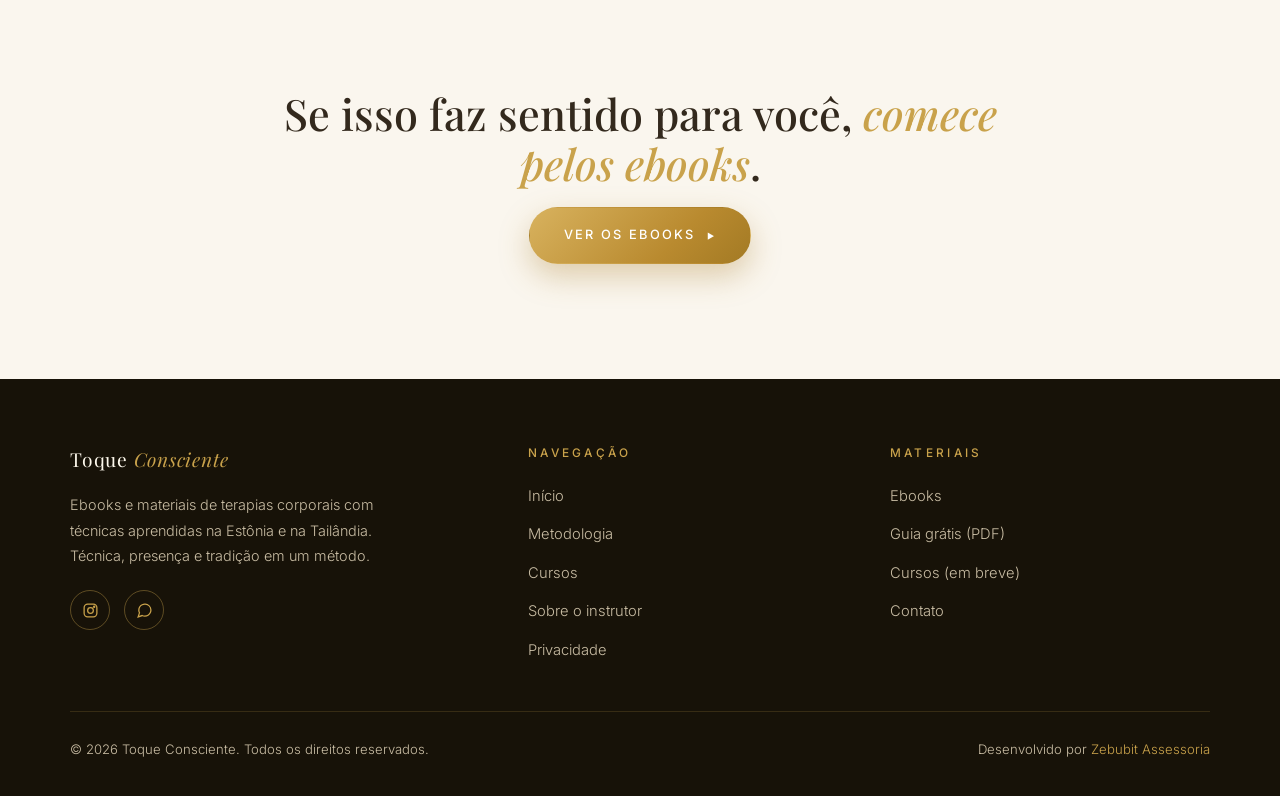
<file: sobre.html>
<!DOCTYPE html>
<html lang="pt-BR">
<head>
  <meta charset="UTF-8">
  <meta name="viewport" content="width=device-width, initial-scale=1.0">
  <title>Sobre o Instrutor | Toque Consciente</title>
  <meta name="description" content="A jornada de especialização internacional por trás do Toque Consciente: Estônia e Tailândia.">
  <link rel="canonical" href="https://toqueconsciente.com.br/sobre">
  <meta property="og:type" content="website">
  <meta property="og:site_name" content="Toque Consciente">
  <meta property="og:title" content="Sobre o Instrutor | Toque Consciente">
  <meta property="og:description" content="A jornada de especialização internacional por trás do Toque Consciente: Estônia e Tailândia.">
  <meta property="og:url" content="https://toqueconsciente.com.br/sobre">
  <meta property="og:image" content="https://toqueconsciente.com.br/img/og.jpg">
  <meta name="twitter:card" content="summary_large_image">
  <link rel="icon" href="favicon.svg" type="image/svg+xml">
  <meta name="theme-color" content="#171208">
  <link rel="stylesheet" href="css/style.css">
</head>
<body>

<header class="nav">
  <div class="container nav-inner">
    <a href="./" class="brand">Toque <span>Consciente</span></a>
    <button class="hamburger" aria-label="Abrir menu"><span></span><span></span><span></span></button>
    <ul class="nav-links">
      <li><a href="./">Início</a></li>
      <li><a href="metodologia">Metodologia</a></li>
      <li><a href="ebooks">Ebooks</a></li>
      <li><a href="cursos">Cursos</a></li>
      <li><a href="sobre" class="active">Sobre</a></li>
      <li><a href="ebooks" class="nav-cta">Ver os ebooks</a></li>
    </ul>
  </div>
</header>

<section class="hero page-hero">
  <div class="hero-bg" style="background-image:url('img/tailandia/dione-estudio-sentado.jpg'); background-position:68% 0%"></div>
  <div class="container">
    <div class="hero-content">
      <span class="eyebrow reveal">Sobre o instrutor</span>
      <h1 class="reveal d1">Quem ensina precisa ter ido <em>mais fundo do que ensina</em>.</h1>
    </div>
  </div>
</section>

<section>
  <div class="container split">
    <div class="photo-frame reveal"><img class="photo portrait" src="img/tailandia/dione-rio-meditacao.jpg" alt="Dione Folador meditando sobre uma pedra no rio" loading="lazy"></div>
    <div class="reveal d1">
      <p style="color: var(--muted);">Meu nome é Dione Folador. Trabalho com assessoria e mentoria em cripto e investimentos. Nas minhas horas vagas, gosto de aprender técnicas de desenvolvimento humano e do corpo, e isso virou quase um hobby, que cultivo desde 2005. É um lado meu que quase nunca mostrei.</p>
      <p style="color: var(--muted); margin-top: 1rem;">Em algum momento entendi que o corpo era a porta que faltava. Vi na prática, primeiro em mim, que tensão acumulada e respiração curta quase nunca são só físicas, e que o toque bem treinado é um caminho que a conversa sozinha às vezes não alcança.</p>
      <p style="color: var(--muted); margin-top: 1rem;">Decidi então aprender na fonte. A massagem tailandesa veio primeiro: em 2005 fiz minha primeira formação em Chiang Mai, no norte da Tailândia, na The Old Medicine Hospital. Em 2022 voltei e fiz um curso no sul do país, em Ko Samui. A massagem tântrica eu estudei na Estônia, na Somananda Tantra School, em Tallinn, uma das escolas de referência mundial em tantra e trabalho energético, onde cheguei a professor.</p>
      <p style="color: var(--muted); margin-top: 1rem;">Hoje compartilho o que aprendi, sem deixar de ser aluno. Não vivo disso, é um hobby sério, e por isso não vendo promessa: ensino o que sei, do jeito que pratico.</p>
    </div>
  </div>
</section>

<section style="background: var(--surface);">
  <div class="container" style="max-width: 820px;">
    <div class="reveal">
      <span class="eyebrow">Formação</span>
      <h2>Certificações e <em>linhagens</em></h2>
      <hr class="gold-rule">
      <ul class="cred-list">
        <li><svg viewBox="0 0 24 24" fill="none" stroke-width="2"><path d="M12 2l3 6 7 1-5 5 1 7-6-3-6 3 1-7-5-5 7-1z"/></svg><span><strong>Somananda Tantra School, Tallinn, Estônia.</strong> Formação em massagem tântrica e trabalho energético: terapeuta nível 1 (85 h, nov/2018), nível 2 (52 h, abr/2019), nível 2 avançado (64 h, jun/2025) e professor (160 h, jun/2026), título que me autoriza a ensinar os cursos da própria escola de até 5 dias.</span></li>
        <li><svg viewBox="0 0 24 24" fill="none" stroke-width="2"><path d="M12 2l3 6 7 1-5 5 1 7-6-3-6 3 1-7-5-5 7-1z"/></svg><span><strong>Tailândia.</strong> Massagem tradicional tailandesa (Thai massage): 60 h em Chiang Mai, na The Old Medicine Hospital (nov/2005) e curso curto de 3 dias em Ko Samui, no sul do país (dez/2022), em escola sob o Ministério da Educação, com certificado concedido pelo Ministério da Saúde Pública tailandês.</span></li>
      </ul>
      <h3 style="margin-top:3rem;">Massagem tailandesa <em>(Thai massage)</em></h3>
      <div class="cert-grid">
        <div class="cert reveal"><img src="img/certificados/tailandia-2005-chiang-mai.jpg" alt="Certificado: Chiang Mai, 2005, The Old Medicine Hospital, 60 h" loading="lazy"><span><strong>Chiang Mai, 2005</strong>The Old Medicine Hospital, 60 h</span></div>
        <div class="cert reveal d2"><img src="img/certificados/tailandia-2022-ko-samui.jpg" alt="Certificado: Ko Samui, 2022, Yokthip Southern Massage and Spa School, 3 dias" loading="lazy"><span><strong>Ko Samui, 2022</strong>Yokthip Southern Massage and Spa School, 3 dias</span></div>
      </div>
      <h3 style="margin-top:2.6rem;">Massagem tântrica <em>(Somananda, Estônia)</em></h3>
      <div class="cert-grid">
        <div class="cert reveal"><img src="img/certificados/somananda-2018-nivel-1.jpg" alt="Certificado: Terapeuta nível 1, 2018, 85 h" loading="lazy"><span><strong>Terapeuta nível 1, 2018</strong>85 h</span></div>
        <div class="cert reveal d1"><img src="img/certificados/somananda-2019-nivel-2.jpg" alt="Certificado: Terapeuta nível 2, 2019, 52 h" loading="lazy"><span><strong>Terapeuta nível 2, 2019</strong>52 h</span></div>
        <div class="cert reveal d2"><img src="img/certificados/somananda-2025-nivel-2-avancado.jpg" alt="Certificado: Nível 2 avançado, 2025, 64 h" loading="lazy"><span><strong>Nível 2 avançado, 2025</strong>64 h</span></div>
        <div class="cert reveal"><img src="img/certificados/somananda-2026-professor.jpg" alt="Certificado: Professor, 2026, 160 h" loading="lazy"><span><strong>Professor, 2026</strong>160 h</span></div>
      </div>
      <p style="color: var(--muted); margin-top: 2rem;">O que eu ensino não é teoria coletada na internet. É o que minhas mãos aprenderam nesses lugares, organizado em método: com ordem, critério de segurança e honestidade sobre o que cada técnica pode e não pode fazer.</p>
      <p style="color: var(--muted); margin-top: 1rem;">Não prometo transformação mágica. Prometo o que posso cumprir: conteúdo sólido, técnica verificável e o compromisso de ensinar como fui ensinado, com seriedade e respeito por quem está na maca.</p>
    </div>
  </div>
</section>

<section class="final-cta">
  <div class="container reveal">
    <h2>Se isso faz sentido para você, <em>comece pelos ebooks</em>.</h2>
    <div class="cta-row">
      <a href="ebooks" class="btn btn-gold">Ver os ebooks</a>
    </div>
  </div>
</section>

<footer>
  <div class="container">
    <div class="foot-grid">
      <div>
        <a href="./" class="brand">Toque <span>Consciente</span></a>
        <p class="foot-about">Ebooks e materiais de terapias corporais com técnicas aprendidas na Estônia e na Tailândia. Técnica, presença e tradição em um método.</p>
        <div class="foot-social">
          <a href="https://www.instagram.com/dionefol" target="_blank" rel="noopener" aria-label="Instagram"><svg viewBox="0 0 24 24" fill="none" stroke-width="1.8"><rect x="3" y="3" width="18" height="18" rx="5"/><circle cx="12" cy="12" r="4"/><circle cx="17.2" cy="6.8" r=".8" fill="currentColor"/></svg></a>
          <a href="https://wa.me/5534993421500?text=Ol%C3%A1!%20Vim%20pelo%20site%20Toque%20Consciente." target="_blank" rel="noopener" aria-label="WhatsApp"><svg viewBox="0 0 24 24" fill="none" stroke-width="1.8"><path d="M21 11.5a8.38 8.38 0 0 1-.9 3.8 8.5 8.5 0 0 1-7.6 4.7 8.38 8.38 0 0 1-3.8-.9L3 21l1.9-5.7a8.38 8.38 0 0 1-.9-3.8 8.5 8.5 0 0 1 4.7-7.6 8.38 8.38 0 0 1 3.8-.9h.5a8.48 8.48 0 0 1 8 8v.5z"/></svg></a>
        </div>
      </div>
      <div class="foot-col">
        <h4>Navegação</h4>
        <ul>
          <li><a href="./">Início</a></li>
          <li><a href="metodologia">Metodologia</a></li>
          <li><a href="cursos">Cursos</a></li>
          <li><a href="sobre">Sobre o instrutor</a></li>
          <li><a href="privacidade">Privacidade</a></li>
        </ul>
      </div>
      <div class="foot-col">
        <h4>Materiais</h4>
        <ul>
          <li><a href="ebooks">Ebooks</a></li>
          <li><a href="downloads/guia-7-centros-energeticos.pdf" download>Guia grátis (PDF)</a></li>
          <li><a href="cursos">Cursos (em breve)</a></li>
          <li><a href="https://wa.me/5534993421500?text=Ol%C3%A1!%20Vim%20pelo%20site%20Toque%20Consciente." target="_blank" rel="noopener">Contato</a></li>
        </ul>
      </div>
    </div>
    <div class="foot-note">
      <span>© 2026 Toque Consciente. Todos os direitos reservados.</span>
      <span>Desenvolvido por <a href="https://zebubit.com.br" target="_blank" rel="noopener">Zebubit Assessoria</a></span>
    </div>
  </div>
</footer>

<script src="js/main.js"></script>
</body>
</html>
</file>
<file: css/style.css>
/* ============================================
   TOQUE CONSCIENTE . Ivory & Gold (ref: Embodied Awakening Academy)
   Playfair Display (títulos) + Inter (corpo)
   ============================================ */
@import url('https://fonts.googleapis.com/css2?family=Inter:wght@300;400;500;600&family=Playfair+Display:ital,wght@0,400;0,500;0,600;1,400;1,500&display=swap');

:root {
  --bg: #faf6ee;            /* marfim */
  --surface: #f2ebdd;       /* creme (seções alternadas) */
  --card: #ffffff;
  --ink: #33291d;           /* texto forte */
  --cream: #33291d;         /* compat: "texto forte" nas páginas */
  --text: #57493a;
  --muted: #7c6d5a;
  --gold: #a97e2f;          /* dourado profundo (texto pequeno) */
  --gold-hi: #c9a24b;       /* dourado claro (títulos grandes, detalhes) */
  --gold-bright: #a97e2f;   /* compat */
  --line: rgba(169, 126, 47, .3);
  --dark: #171208;          /* faixas escuras */
  --dark-2: #221a0e;
  --on-dark: #f3ead7;
  --on-dark-muted: #c9bda4;
  --whatsapp: #1faa55;
  --radius: 16px;
  --shadow: 0 18px 50px rgba(60, 44, 16, .12);
  --ease: cubic-bezier(.22, .7, .3, 1);
}

* { margin: 0; padding: 0; box-sizing: border-box; }
/* scroll suave é ativado via JS após o load, para âncoras abrirem instantâneas */
html, body { overflow-x: hidden; }
body {
  background: var(--bg);
  color: var(--text);
  font-family: 'Inter', system-ui, sans-serif;
  font-weight: 300;
  font-size: 16px;
  line-height: 1.75;
  -webkit-font-smoothing: antialiased;
}
img { max-width: 100%; display: block; }
a { color: var(--gold); text-decoration: none; }
h1, h2, h3, .serif { font-family: 'Playfair Display', Georgia, serif; font-weight: 500; color: var(--ink); line-height: 1.16; }
h1 { font-size: clamp(2.4rem, 6vw, 4.4rem); }
h2 { font-size: clamp(1.8rem, 4vw, 2.7rem); }
h3 { font-size: 1.3rem; }
em, .gold-italic { font-style: italic; color: var(--gold-hi); }
p { max-width: 68ch; }
::selection { background: var(--gold-hi); color: #fff; }

.container { width: min(1140px, 92%); margin: 0 auto; }
section { padding: clamp(4.5rem, 9vw, 7.5rem) 0; position: relative; }

/* ---------- faixa de aviso ---------- */
.announce {
  background: var(--dark); color: var(--on-dark);
  text-align: center; font-size: .78rem; letter-spacing: .22em; text-transform: uppercase;
  padding: .65rem 1rem; position: relative; z-index: 120;
}
.announce strong { color: var(--gold-hi); font-weight: 500; }

/* ---------- eyebrow / ornamentos ---------- */
.eyebrow {
  display: inline-flex; align-items: center; gap: .8rem;
  font-size: .74rem; letter-spacing: .34em; text-transform: uppercase;
  color: var(--gold); font-weight: 500; margin-bottom: 1.3rem;
}
.eyebrow::before { content: ""; width: 36px; height: 1px; background: var(--gold-hi); }
.center .eyebrow::after { content: ""; width: 36px; height: 1px; background: var(--gold-hi); }
.gold-rule { width: 68px; height: 2px; background: linear-gradient(90deg, var(--gold-hi), transparent); border: 0; margin: 1.5rem 0; }
.section-head { margin-bottom: 3rem; }
.section-head.center { text-align: center; }
.section-head.center .eyebrow { justify-content: center; }
.section-head p.lead { color: var(--muted); margin-top: 1rem; font-size: 1.05rem; }
.section-head.center p.lead { margin-left: auto; margin-right: auto; }

/* ---------- nav ---------- */
.nav {
  position: fixed; inset: 0 0 auto 0; z-index: 100;
  transition: background .35s var(--ease), box-shadow .35s var(--ease), padding .35s var(--ease);
  padding: 1.15rem 0;
}
.nav-inner { display: flex; align-items: center; justify-content: space-between; }
.brand { font-family: 'Playfair Display', serif; font-size: 1.2rem; color: #fdf8ec; letter-spacing: .04em; transition: color .3s; }
.brand span { color: var(--gold-hi); font-style: italic; }
.nav-links { display: flex; gap: 1.9rem; list-style: none; align-items: center; }
.nav-links a { color: #f0e8d5; font-size: .8rem; letter-spacing: .16em; text-transform: uppercase; font-weight: 400; transition: color .25s; }
.nav-links a:hover, .nav-links a.active { color: var(--gold-hi); }
.nav-cta {
  border: 1px solid var(--gold-hi); color: var(--gold-hi) !important;
  padding: .55rem 1.3rem; border-radius: 999px; transition: background .25s, color .25s;
}
.nav-cta:hover { background: var(--gold-hi); color: #fff !important; }
.nav.scrolled { background: rgba(250, 246, 238, .95); backdrop-filter: blur(14px); box-shadow: 0 6px 24px rgba(60, 44, 16, .1); padding: .8rem 0; }
.nav.scrolled .brand { color: var(--ink); }
.nav.scrolled .nav-links a { color: var(--text); }
.nav.scrolled .nav-links a:hover, .nav.scrolled .nav-links a.active { color: var(--gold); }
.nav.scrolled .nav-cta { border-color: var(--gold); color: var(--gold) !important; }
.nav.scrolled .nav-cta:hover { background: var(--gold); color: #fff !important; }
.hamburger { display: none; background: none; border: 0; cursor: pointer; padding: .6rem; z-index: 110; }
.hamburger span { display: block; width: 24px; height: 2px; background: #fdf8ec; margin: 5px 0; transition: .3s var(--ease); }
.nav.scrolled .hamburger span { background: var(--ink); }
.nav-links.open ~ .hamburger span, .hamburger.open span { background: #fdf8ec; }

/* ---------- hero com foto ---------- */
.hero {
  min-height: 92svh; display: flex; align-items: center;
  padding-top: 7rem; position: relative; isolation: isolate; overflow: hidden;
}
.hero.page-hero { min-height: 72svh; }
.hero-bg {
  position: absolute; inset: 0; z-index: -2;
  background-image: var(--hero-img);
  background-size: cover; background-position: center 30%;
  transform: scale(1.12); will-change: transform;
}
.hero::before {
  content: ""; position: absolute; inset: 0; z-index: -1;
  background: linear-gradient(100deg, rgba(14, 10, 4, .82) 8%, rgba(14, 10, 4, .55) 52%, rgba(14, 10, 4, .28) 100%);
}
.hero .hero-content { max-width: 760px; }
.hero h1 { color: #fdf8ec; text-shadow: 0 2px 30px rgba(0, 0, 0, .35); }
.hero .eyebrow { color: var(--gold-hi); }
.hero .eyebrow::before { background: var(--gold-hi); }
.hero p.sub { color: #ecdfc6; font-size: clamp(1rem, 2vw, 1.16rem); margin: 1.6rem 0 2.4rem; text-shadow: 0 1px 14px rgba(0, 0, 0, .4); }
.hero-badges { display: flex; flex-wrap: wrap; gap: .6rem 1.5rem; margin-top: 2.6rem; color: #d9cbaa; font-size: .76rem; letter-spacing: .16em; text-transform: uppercase; }
.hero-badges span { display: inline-flex; align-items: center; gap: .5rem; }
.hero-badges svg { width: 14px; height: 14px; stroke: var(--gold-hi); }

/* ---------- botões ---------- */
.btn {
  display: inline-flex; align-items: center; justify-content: center; gap: .7rem;
  padding: 1rem 2.1rem; border-radius: 999px; font-weight: 500; font-size: .8rem;
  letter-spacing: .18em; text-transform: uppercase; cursor: pointer;
  transition: transform .25s var(--ease), box-shadow .25s, background .25s, color .25s;
  border: 1px solid transparent; min-height: 48px; text-align: center;
}
.btn:active { transform: scale(.97); }
.btn-gold { background: linear-gradient(135deg, #d8b25e, #b98a2f 65%, #a37a24); color: #fff; box-shadow: 0 12px 30px rgba(169, 126, 47, .35); }
.btn-gold::after { content: "▶"; font-size: .62em; translate: 0 1px; }
.btn-gold:hover { transform: translateY(-2px); box-shadow: 0 18px 40px rgba(169, 126, 47, .45); }
.btn-ghost { border-color: rgba(255, 255, 255, .55); color: #fdf8ec; }
.btn-ghost:hover { border-color: var(--gold-hi); color: var(--gold-hi); }
.on-light .btn-ghost, section:not(.band-dark) .btn-ghost { border-color: var(--line); color: var(--gold); }
.on-light .btn-ghost:hover, section:not(.band-dark) .btn-ghost:hover { background: rgba(169, 126, 47, .08); }
.hero .btn-ghost { border-color: rgba(255, 255, 255, .55) !important; color: #fdf8ec !important; }
.btn-wa { border-color: rgba(31, 170, 85, .5); color: #157a3e; background: rgba(31, 170, 85, .07); }
.btn-wa:hover { background: rgba(31, 170, 85, .16); }
.hero .btn-wa, .band-dark .btn-wa { color: #7ee2a8; border-color: rgba(126, 226, 168, .5); background: rgba(31, 170, 85, .12); }
.btn svg { width: 17px; height: 17px; flex: none; }
.cta-row { display: flex; flex-wrap: wrap; gap: 1rem; }

/* ---------- fotos ---------- */
.photo { border-radius: var(--radius); box-shadow: var(--shadow); object-fit: cover; width: 100%; }
.photo.landscape { aspect-ratio: 4/3; }
.photo.portrait { aspect-ratio: 3/4; }
.photo.wide { aspect-ratio: 16/9; }
.photo-frame { position: relative; }
.photo-frame::after {
  content: ""; position: absolute; inset: 14px -14px -14px 14px;
  border: 1px solid var(--line); border-radius: var(--radius); z-index: -1;
}

/* ---------- cards ---------- */
.grid-3 { display: grid; grid-template-columns: repeat(3, 1fr); gap: 1.6rem; }
.grid-2 { display: grid; grid-template-columns: repeat(2, 1fr); gap: 1.6rem; }
.card {
  background: var(--card);
  border: 1px solid #ece2cf; border-radius: var(--radius);
  padding: 2.2rem 2rem; transition: transform .35s var(--ease), box-shadow .35s;
  box-shadow: 0 6px 24px rgba(60, 44, 16, .06);
}
.card:hover { transform: translateY(-6px); box-shadow: var(--shadow); }
.card .num { font-family: 'Playfair Display', serif; font-style: italic; color: var(--gold); font-size: 1rem; display: block; margin-bottom: .9rem; }
.card h3 { margin-bottom: .8rem; }
.card p { color: var(--muted); font-size: .95rem; }
.card .card-link { display: inline-flex; align-items: center; gap: .45rem; margin-top: 1.4rem; font-size: .78rem; letter-spacing: .18em; text-transform: uppercase; font-weight: 500; }
.card .card-link:hover { color: var(--gold-hi); }

/* card com foto no topo */
.card.photo-card { padding: 0; overflow: hidden; }
.card.photo-card img { aspect-ratio: 16/10; object-fit: cover; width: 100%; }
.card.photo-card .pc-body { padding: 1.8rem 1.9rem 2.1rem; }

/* ---------- pilares ---------- */
.pillars { text-align: center; }
.pillar svg { width: 46px; height: 46px; stroke: var(--gold-hi); margin: 0 auto 1.2rem; }
.pillar h3 { font-size: 1.3rem; }
.pillar p { margin: .6rem auto 0; color: var(--muted); font-size: .94rem; }

/* ---------- faixa escura / stats ---------- */
.band-dark {
  background:
    radial-gradient(70% 120% at 80% 0%, rgba(201, 162, 75, .16), transparent 60%),
    linear-gradient(160deg, var(--dark-2), var(--dark));
  color: var(--on-dark);
}
.band-dark h2, .band-dark h3 { color: #fdf8ec; }
.band-dark p { color: var(--on-dark-muted); }
.band-dark .eyebrow { color: var(--gold-hi); }
.stats { display: grid; grid-template-columns: repeat(4, 1fr); gap: 2rem; text-align: center; }
.stat .n { font-family: 'Playfair Display', serif; font-size: clamp(2.4rem, 5vw, 3.6rem); color: var(--gold-hi); line-height: 1; }
.stat .l { margin-top: .6rem; font-size: .78rem; letter-spacing: .22em; text-transform: uppercase; color: var(--on-dark-muted); }

/* ---------- citação ---------- */
.quote { text-align: center; max-width: 860px; margin: 0 auto; }
.quote .q-mark { font-family: 'Playfair Display', serif; font-size: 4.5rem; color: var(--gold-hi); line-height: .5; display: block; margin-bottom: 1.4rem; }
.quote blockquote { font-family: 'Playfair Display', serif; font-style: italic; font-size: clamp(1.4rem, 3vw, 2rem); color: var(--ink); line-height: 1.45; }
.quote figcaption { margin-top: 1.6rem; font-size: .78rem; letter-spacing: .26em; text-transform: uppercase; color: var(--gold); }

/* ---------- autoridade ---------- */
.split { display: grid; grid-template-columns: 1.05fr .95fr; gap: 3.6rem; align-items: center; }
.cred-list { list-style: none; margin-top: 1.8rem; display: grid; gap: 1rem; }
.cred-list li { display: flex; gap: .9rem; align-items: flex-start; color: var(--text); font-size: .97rem; }
.cred-list svg { width: 19px; height: 19px; stroke: var(--gold); flex: none; margin-top: .25rem; }
.cred-list strong { color: var(--ink); font-weight: 500; }
.band-dark .cred-list li { color: var(--on-dark-muted); }
.band-dark .cred-list strong { color: #fdf8ec; }

/* ---------- objeções / faq ---------- */
.faq details { border-bottom: 1px solid #e5d9c2; padding: 1.3rem 0; }
.faq summary {
  cursor: pointer; list-style: none; display: flex; justify-content: space-between; align-items: center; gap: 1rem;
  font-family: 'Playfair Display', serif; font-size: 1.14rem; color: var(--ink); transition: color .25s;
}
.faq summary:hover { color: var(--gold); }
.faq summary::-webkit-details-marker { display: none; }
.faq summary::after { content: "+"; color: var(--gold-hi); font-family: Inter, sans-serif; font-size: 1.4rem; font-weight: 300; transition: transform .3s var(--ease); flex: none; }
.faq details[open] summary::after { transform: rotate(45deg); }
.faq details p { color: var(--muted); padding-top: .9rem; font-size: .96rem; }

/* ---------- página de vendas ---------- */
.value-stack { display: grid; gap: 1rem; margin-top: 2rem; }
.value-item {
  display: flex; justify-content: space-between; gap: 1.2rem; align-items: baseline;
  border: 1px solid #ece2cf; border-radius: var(--radius); padding: 1.2rem 1.5rem; background: var(--card);
  box-shadow: 0 4px 16px rgba(60, 44, 16, .05);
}
.value-item .vi-name { color: var(--ink); font-weight: 400; }
.value-item .vi-name small { display: block; color: var(--muted); font-weight: 300; font-size: .85rem; margin-top: .2rem; }
.value-item .vi-value { color: var(--gold); font-family: 'Playfair Display', serif; font-style: italic; white-space: nowrap; font-size: 1.1rem; }

.module { border-left: 2px solid #e5d9c2; padding: 0 0 2.6rem 2rem; position: relative; }
.module:last-child { padding-bottom: 0; }
.module::before {
  content: ""; position: absolute; left: -6px; top: .5rem; width: 10px; height: 10px;
  border-radius: 50%; background: var(--gold-hi); box-shadow: 0 0 0 5px rgba(201, 162, 75, .2);
}
.module .m-tag { font-size: .7rem; letter-spacing: .3em; text-transform: uppercase; color: var(--gold); font-weight: 500; }
.module h3 { margin: .5rem 0 .4rem; }
.module .m-sub { color: var(--gold-hi); font-style: italic; font-family: 'Playfair Display', serif; margin-bottom: 1rem; }
.module ul { list-style: none; display: grid; gap: .55rem; }
.module li { color: var(--muted); font-size: .95rem; display: flex; gap: .7rem; }
.module li::before { content: "·"; color: var(--gold); font-weight: 600; }

.price-grid { display: grid; grid-template-columns: repeat(2, 1fr); gap: 1.6rem; max-width: 840px; margin: 0 auto; }
.price-card { text-align: center; padding: 2.8rem 2rem; position: relative; }
.price-card.featured { border: 1px solid var(--gold-hi); background: linear-gradient(170deg, #fffdf7, #fdf6e6); box-shadow: var(--shadow); }
.price-card .tag {
  position: absolute; top: -13px; left: 50%; transform: translateX(-50%);
  background: linear-gradient(135deg, #d8b25e, #b98a2f); color: #fff; font-size: .66rem; letter-spacing: .22em; text-transform: uppercase;
  font-weight: 600; padding: .4rem 1.1rem; border-radius: 999px; white-space: nowrap;
}
.price-card .price { font-family: 'Playfair Display', serif; color: var(--ink); font-size: 2.6rem; margin: .8rem 0 .2rem; }
.price-card .price small { font-size: 1rem; color: var(--muted); }
.price-card .p-note { color: var(--muted); font-size: .88rem; margin: 0 auto 1.7rem; }

.guarantee {
  display: flex; gap: 1.6rem; align-items: center; border: 1px solid var(--line);
  border-radius: var(--radius); padding: 2.2rem; background: var(--card); max-width: 840px; margin: 0 auto;
  box-shadow: var(--shadow);
}
.guarantee svg { width: 54px; height: 54px; stroke: var(--gold); flex: none; }
.guarantee p { color: var(--muted); font-size: .96rem; }
.guarantee strong { color: var(--ink); font-weight: 500; }

/* ---------- CTA final (faixa escura) ---------- */
.final-cta { text-align: center; }
.final-cta h2 { max-width: 760px; margin: 0 auto 1.2rem; }
.final-cta p { margin: 0 auto 2.4rem; }
.final-cta .cta-row { justify-content: center; }

/* ---------- lead magnet ---------- */
.lead-box {
  border-radius: calc(var(--radius) + 8px);
  background:
    radial-gradient(80% 140% at 90% 0%, rgba(201, 162, 75, .22), transparent 55%),
    linear-gradient(155deg, var(--dark-2), var(--dark));
  color: var(--on-dark);
  padding: clamp(2.4rem, 5vw, 4rem); display: grid; grid-template-columns: 1.2fr .8fr; gap: 2.6rem; align-items: center;
  box-shadow: 0 30px 70px rgba(40, 28, 8, .3);
}
.lead-box h2 { color: #fdf8ec; }
.lead-box p { color: var(--on-dark-muted); }
.lead-form { display: grid; gap: .8rem; }
.lead-form input {
  padding: 1rem 1.3rem; border-radius: 999px; border: 1px solid rgba(201, 162, 75, .4);
  background: rgba(255, 255, 255, .07); color: #fdf8ec; font-family: Inter, sans-serif; font-size: .95rem; outline: none;
}
.lead-form input::placeholder { color: #a3947a; }
.lead-form input:focus { border-color: var(--gold-hi); box-shadow: 0 0 0 3px rgba(201, 162, 75, .2); }

/* ---------- footer rico ---------- */
footer { background: var(--dark); color: var(--on-dark-muted); padding: 4rem 0 2.2rem; }
.foot-grid { display: grid; grid-template-columns: 1.3fr 1fr 1fr; gap: 2.6rem; align-items: start; }
footer .brand { color: #fdf8ec; }
.foot-about { margin-top: 1rem; font-size: .9rem; max-width: 34ch; }
.foot-col h4 { font-size: .74rem; letter-spacing: .28em; text-transform: uppercase; color: var(--gold-hi); font-weight: 500; margin-bottom: 1.1rem; }
.foot-col ul { list-style: none; display: grid; gap: .6rem; }
.foot-col a { color: var(--on-dark-muted); font-size: .92rem; transition: color .25s; }
.foot-col a:hover { color: var(--gold-hi); }
.foot-social { display: flex; gap: .9rem; margin-top: 1.4rem; }
.foot-social a {
  width: 40px; height: 40px; border: 1px solid rgba(201, 162, 75, .4); border-radius: 50%;
  display: inline-flex; align-items: center; justify-content: center; transition: background .25s, border-color .25s;
}
.foot-social a:hover { background: rgba(201, 162, 75, .15); border-color: var(--gold-hi); }
.foot-social svg { width: 17px; height: 17px; stroke: var(--gold-hi); }
.foot-note { margin-top: 3rem; padding-top: 1.6rem; border-top: 1px solid rgba(201, 162, 75, .18); font-size: .82rem; display: flex; flex-wrap: wrap; gap: .4rem 1rem; justify-content: space-between; }
.foot-note a { color: var(--gold-hi); }

/* ---------- reveal on scroll ---------- */
.reveal { opacity: 0; transform: translateY(26px); transition: opacity .8s var(--ease), transform .8s var(--ease); }
.reveal.visible { opacity: 1; transform: none; }
.reveal.d1 { transition-delay: .08s; } .reveal.d2 { transition-delay: .16s; } .reveal.d3 { transition-delay: .24s; }
@media (prefers-reduced-motion: reduce) {
  .reveal { opacity: 1; transform: none; transition: none; }
  .hero-bg { transform: none !important; }
}

/* ---------- certificados ---------- */
.cert-grid { display: grid; grid-template-columns: repeat(auto-fit, minmax(170px, 1fr)); gap: 1.2rem; margin-top: 1.2rem; }
.cert { display: block; background: #fff; border-radius: var(--radius); box-shadow: var(--shadow); overflow: hidden; color: inherit; text-decoration: none; }
.cert img { width: 100%; aspect-ratio: 4/3; object-fit: contain; background: #fff; display: block; }
.cert span { display: block; padding: .8rem 1rem 1rem; font-size: .85rem; color: var(--muted); line-height: 1.45; }
.cert strong { display: block; color: var(--ink, inherit); font-weight: 500; }

/* ---------- responsivo ---------- */
@media (max-width: 1023px) {
  .grid-3, .grid-2, .split, .lead-box, .price-grid { grid-template-columns: 1fr; }
  .split { gap: 2.4rem; }
  .stats { grid-template-columns: repeat(2, 1fr); }
  .foot-grid { grid-template-columns: 1fr; gap: 2rem; }
  .galeria { grid-template-columns: repeat(2, 1fr); gap: .8rem; }
  .nav-links {
    position: fixed; inset: 0; background: rgba(18, 13, 5, .97); backdrop-filter: blur(18px);
    flex-direction: column; justify-content: center; gap: 2.2rem;
    opacity: 0; pointer-events: none; transition: opacity .35s var(--ease);
  }
  .nav-links.open { opacity: 1; pointer-events: auto; }
  .nav-links a, .nav.scrolled .nav-links a { font-size: 1.05rem; color: #f0e8d5; }
  .hamburger { display: block; }
  .hamburger.open span { background: #fdf8ec !important; }
  .hamburger.open span:nth-child(1) { transform: translateY(7px) rotate(45deg); }
  .hamburger.open span:nth-child(2) { opacity: 0; }
  .hamburger.open span:nth-child(3) { transform: translateY(-7px) rotate(-45deg); }
  .guarantee { flex-direction: column; text-align: center; }
  .photo-frame::after { display: none; }
}
@media (max-width: 480px) {
  .btn { width: 100%; }
  .value-item { flex-direction: column; gap: .4rem; }
  .stats { gap: 1.4rem; }
}

/* ---------- ebooks ---------- */
.announce a { color: inherit; }
.ebook-grid { display: grid; grid-template-columns: repeat(5, 1fr); gap: 1.2rem; }
.ebook-grid-1 { grid-template-columns: minmax(0, 300px); justify-content: center; }
.card.ebook-card { padding: 0; overflow: hidden; display: flex; flex-direction: column; }
.card.ebook-card img { display: block; width: 100%; height: auto; aspect-ratio: 636/900; object-fit: cover; object-position: bottom; }
.card.ebook-card .pc-body { padding: 1.3rem 1.2rem 1.5rem; display: flex; flex-direction: column; flex: 1; }
.card.ebook-card h3 { font-size: 1.15rem; }
.card.ebook-card p { font-size: .88rem; margin-bottom: 1.2rem; }
.card.ebook-card .btn { margin-top: auto; width: 100%; padding-left: .8rem; padding-right: .8rem; font-size: .7rem; }
@media (max-width: 1100px) { .ebook-grid { grid-template-columns: repeat(3, 1fr); } }
@media (max-width: 700px) { .ebook-grid { grid-template-columns: repeat(2, 1fr); gap: .9rem; } .ebook-grid-1 { grid-template-columns: minmax(0, 300px); } }
@media (max-width: 420px) { .ebook-grid { grid-template-columns: 1fr; } .card.ebook-card img { aspect-ratio: 636/560; object-position: center 62%; } }
</file>
